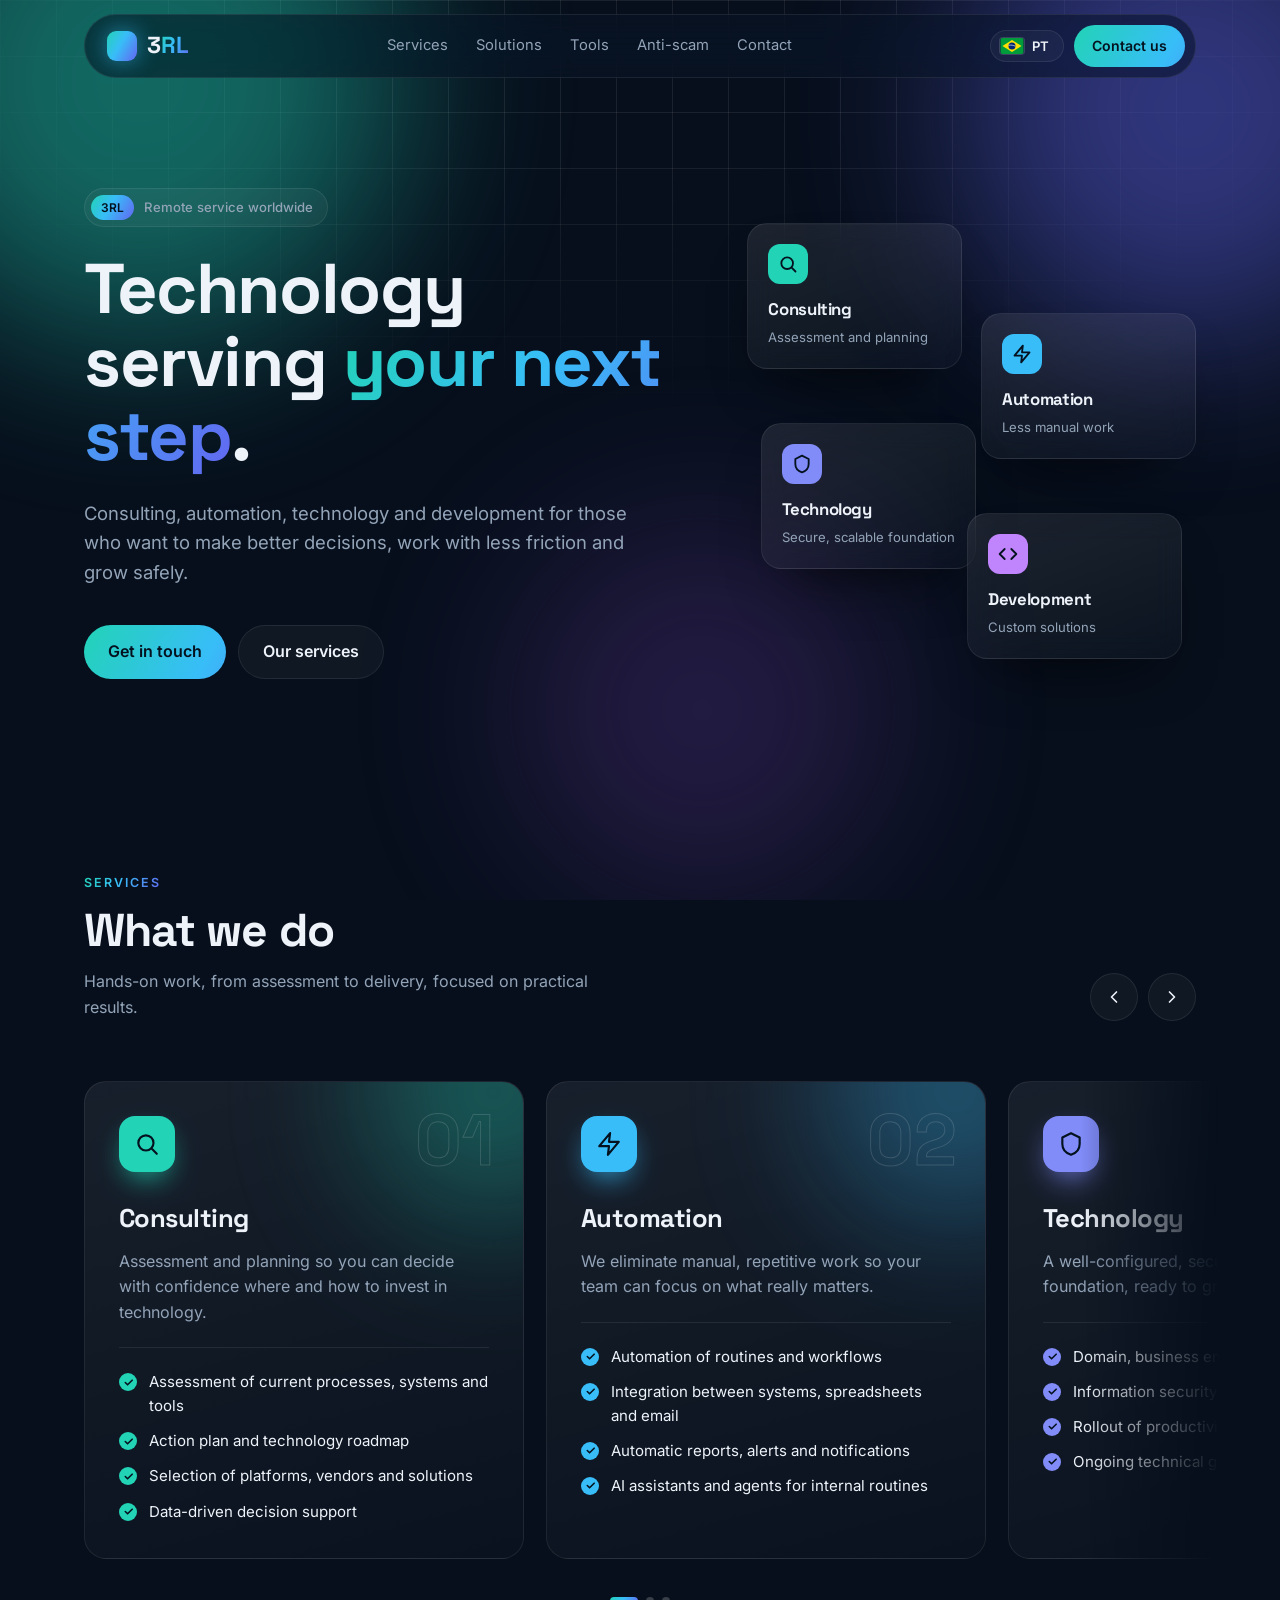
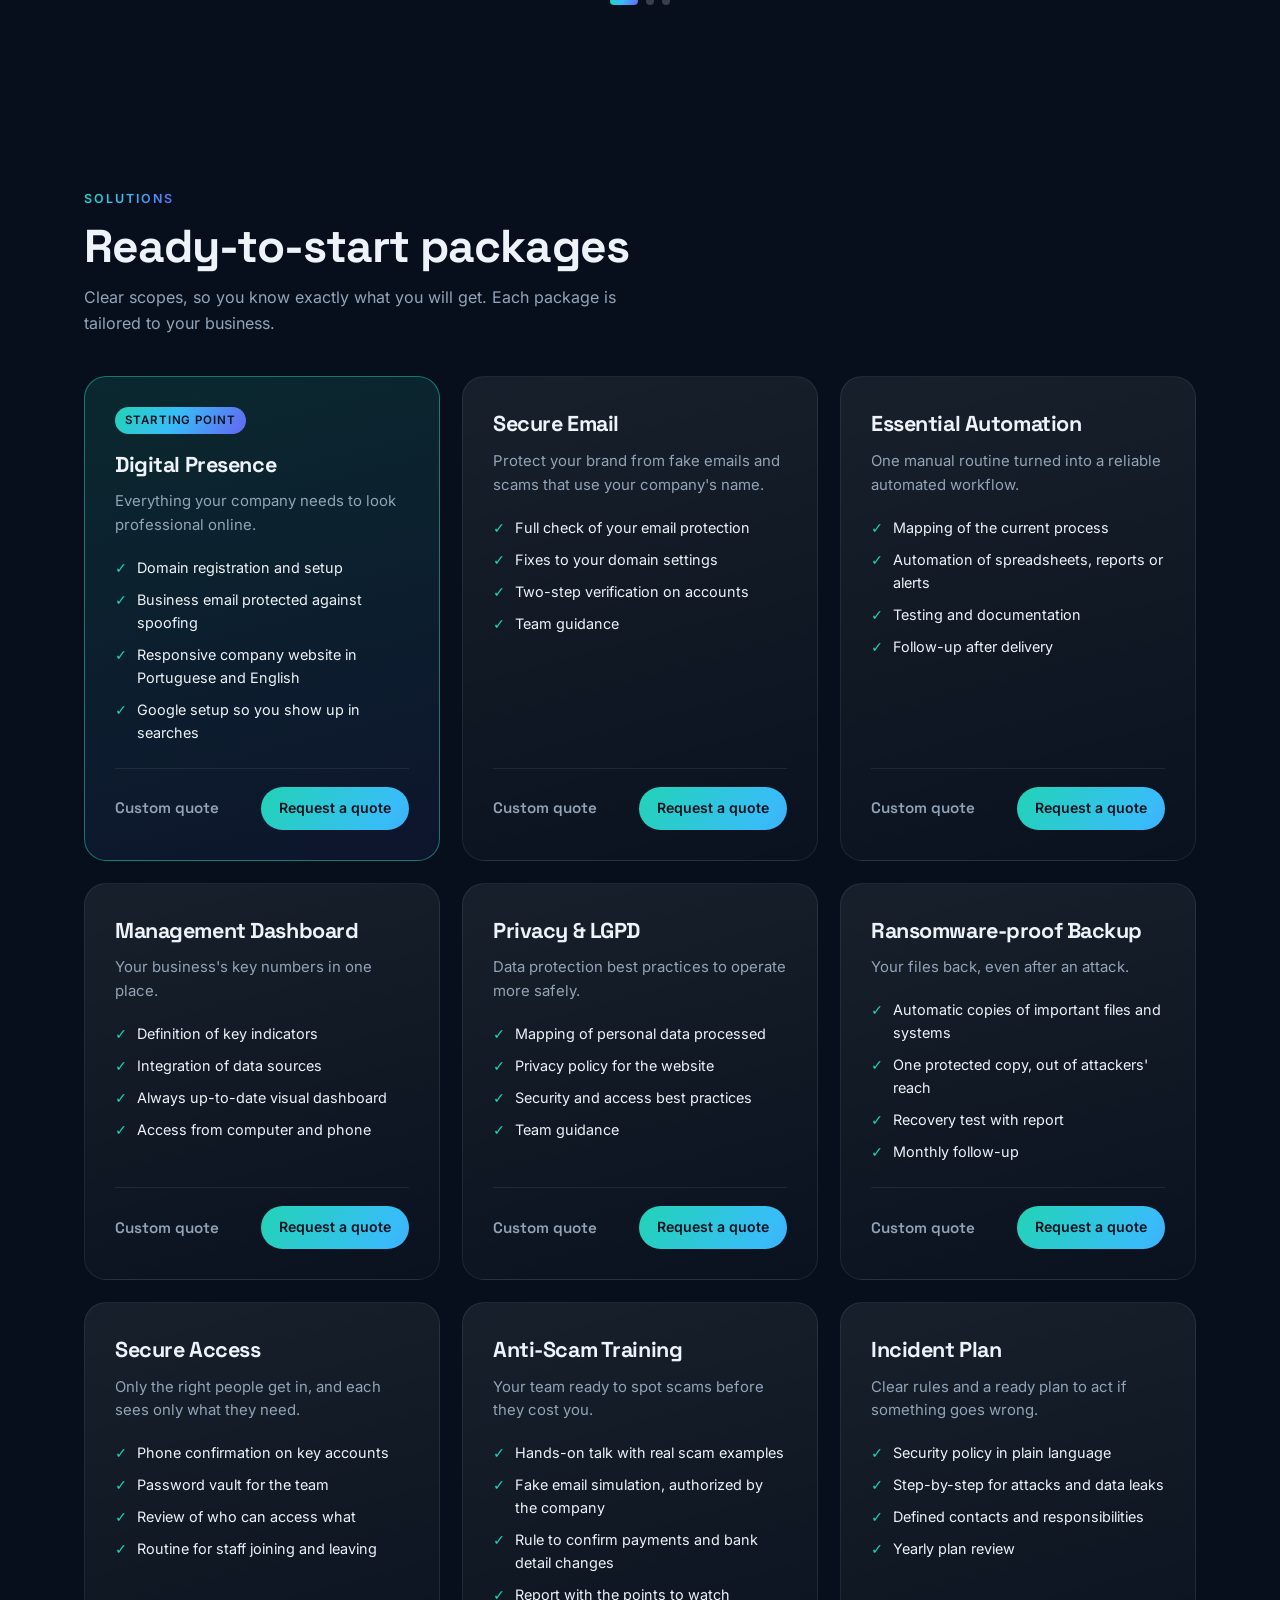
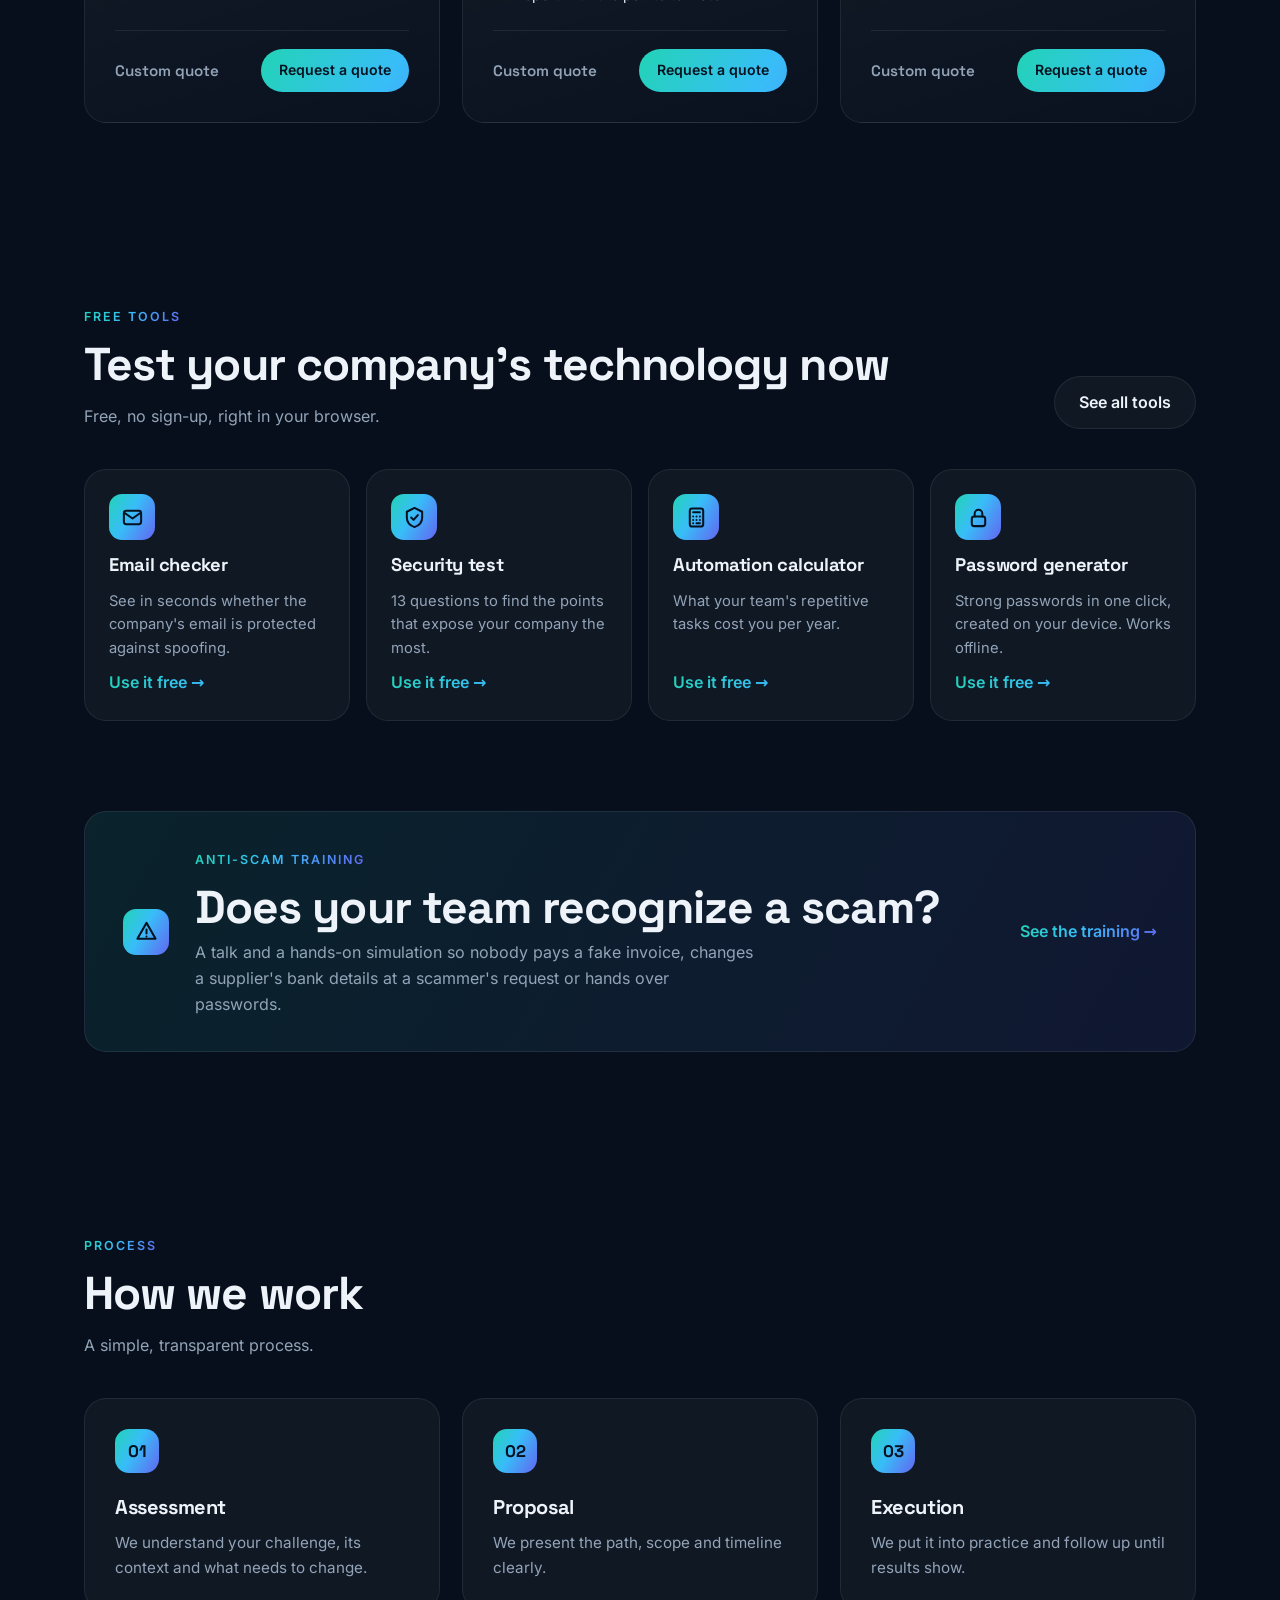
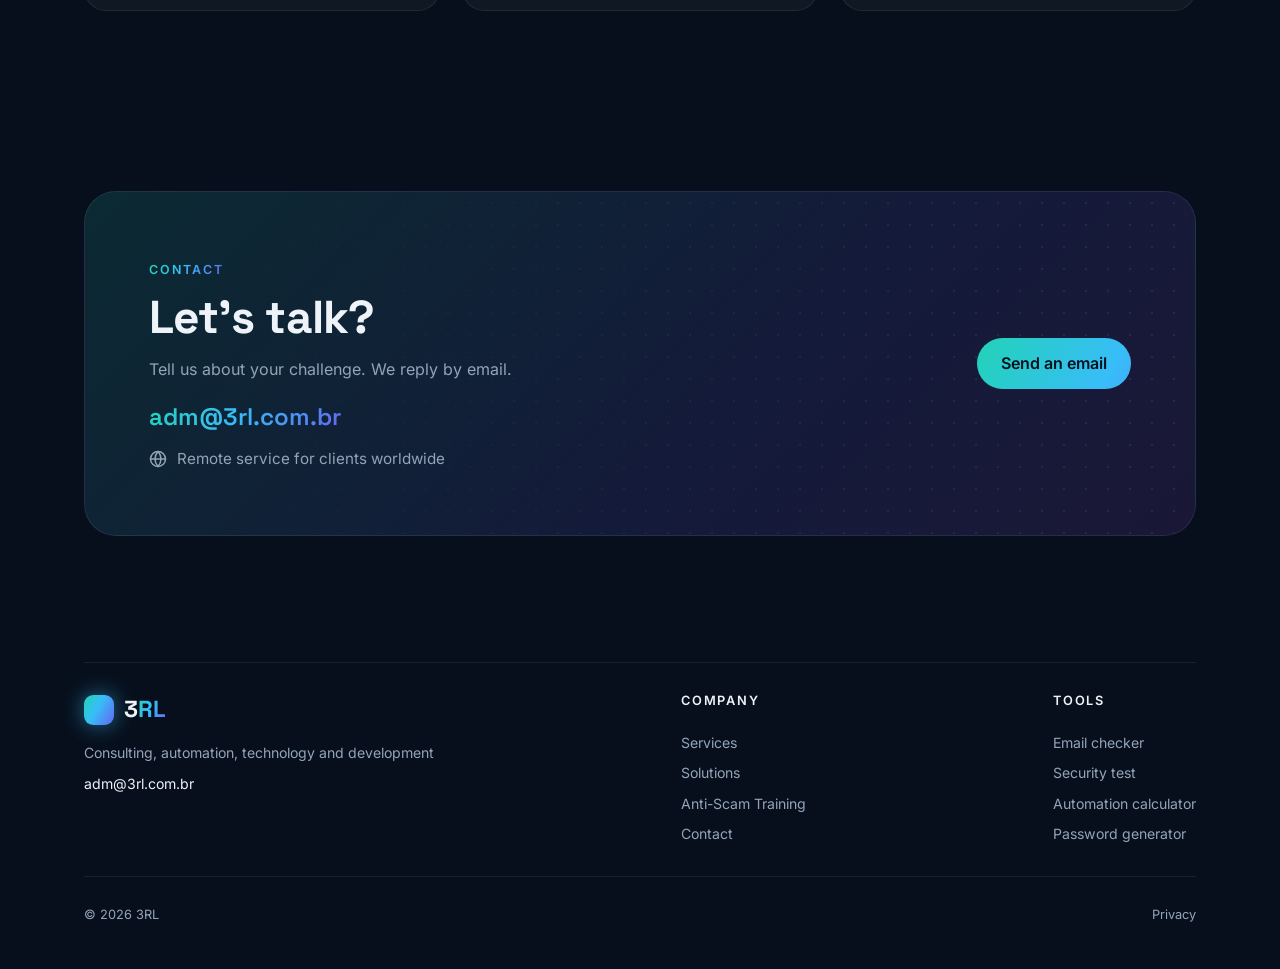
<file: index.html>
<!DOCTYPE html>
<html lang="pt-BR">
<head>
<meta charset="utf-8">
<meta name="viewport" content="width=device-width, initial-scale=1">
<title>3RL — Consultoria, automação, tecnologia e desenvolvimento</title>
<meta name="description" content="3RL: consultoria, automação, tecnologia e desenvolvimento. Atendimento remoto para clientes no mundo inteiro.">
<meta property="og:title" content="3RL — Consultoria, automação, tecnologia e desenvolvimento">
<meta property="og:description" content="Consultoria, automação, tecnologia e desenvolvimento. Atendemos o mundo inteiro.">
<meta property="og:type" content="website">
<meta property="og:url" content="https://www.3rl.com.br/">
<meta property="og:image" content="https://www.3rl.com.br/og.jpg">
<meta property="og:image:type" content="image/jpeg">
<meta property="og:image:width" content="1200">
<meta property="og:image:height" content="630">
<meta property="og:image:alt" content="3RL — Consultoria, automação, tecnologia e desenvolvimento">
<meta property="og:site_name" content="3RL">
<meta property="og:locale" content="pt_BR">
<meta property="og:locale:alternate" content="en_US">
<meta name="twitter:card" content="summary_large_image">
<meta name="twitter:title" content="3RL — Consultoria, automação, tecnologia e desenvolvimento">
<meta name="twitter:description" content="Consultoria, automação, tecnologia e desenvolvimento. Atendemos o mundo inteiro.">
<meta name="twitter:image" content="https://www.3rl.com.br/og.jpg">
<meta name="theme-color" content="#070f1c">
<link rel="canonical" href="https://www.3rl.com.br/">
<link rel="icon" href="data:image/svg+xml,%3Csvg xmlns='http://www.w3.org/2000/svg' viewBox='0 0 64 64'%3E%3Cdefs%3E%3ClinearGradient id='g' x1='0' y1='0' x2='1' y2='1'%3E%3Cstop offset='0' stop-color='%2322d3b6'/%3E%3Cstop offset='1' stop-color='%236366f1'/%3E%3C/linearGradient%3E%3C/defs%3E%3Crect width='64' height='64' rx='16' fill='url(%23g)'/%3E%3Ctext x='32' y='42' font-family='Arial,Helvetica,sans-serif' font-size='24' font-weight='800' fill='%23070f1c' text-anchor='middle'%3E3RL%3C/text%3E%3C/svg%3E">
<link rel="preload" href="/fonts/inter-latin-400-normal.woff2" as="font" type="font/woff2" crossorigin>
<link rel="preload" href="/fonts/space-grotesk-latin-700-normal.woff2" as="font" type="font/woff2" crossorigin>
<link rel="stylesheet" href="/site.css">
<script type="application/ld+json">{"@context":"https://schema.org","@type":"ProfessionalService","name":"3RL","url":"https://www.3rl.com.br/","email":"adm@3rl.com.br","description":"Consultoria, automação, tecnologia e desenvolvimento.","image":"https://www.3rl.com.br/og.jpg","areaServed":"Worldwide","address":{"@type":"PostalAddress","addressRegion":"SC","addressCountry":"BR"}}</script>
</head><body>
<div class="bg" aria-hidden="true"><div class="blob b1"></div><div class="blob b2"></div><div class="blob b3"></div></div>

<div class="wrap">
<header>
  <nav class="nav">
    <a href="/" class="logo" aria-label="3RL"><i></i><span>3<b>RL</b></span></a>
    <div class="links">
      <a href="/#servicos" data-i18n="nav1">Serviços</a>
      <a href="/#solucoes" data-i18n="navPacks">Soluções</a>
      <a href="/ferramentas/" data-i18n="navTools">Ferramentas</a>
      <a href="/treinamento-antigolpe" data-i18n="navAg">Antigolpe</a>
      <a href="/#contato" data-i18n="nav3">Contato</a>
    </div>
    <div class="nav-right">
      <button class="lang" id="langBtn" type="button" aria-label="Switch to English"></button>
      <a href="/#contato" class="btn small" data-i18n="navContact">Fale conosco</a>
    </div>
  </nav>
</header>

<main>
<main>
  <div class="hero">
    <div class="reveal">
      <div class="pill"><span>3RL</span><b style="font-weight:500" data-i18n="pill">Atendimento remoto no mundo inteiro</b></div>
      <h1 data-i18n-html="h1">Tecnologia a serviço do <em>seu próximo passo</em>.</h1>
      <p class="lead" data-i18n="lead">Consultoria, automação, tecnologia e desenvolvimento para quem quer decidir melhor, trabalhar com menos atrito e crescer com segurança.</p>
      <div class="cta">
        <a href="mailto:adm@3rl.com.br?subject=Contato%20pelo%20site" class="btn" data-i18n="cta1">Solicitar contato</a>
        <a href="#servicos" class="btn ghost" data-i18n="cta2">Ver serviços</a>
      </div>
    </div>
    <div class="stack" aria-hidden="true">
      <div class="tile t1"><div class="ic" style="background:#22d3b6"><svg width="20" height="20" viewBox="0 0 24 24" fill="none" stroke="currentColor" stroke-width="2.2" stroke-linecap="round" stroke-linejoin="round"><circle cx="11" cy="11" r="7"/><path d="m21 21-4.3-4.3"/></svg></div><h3 data-i18n="s1t">Consultoria</h3><p data-i18n="t1">Diagnóstico e planejamento</p></div>
      <div class="tile t2"><div class="ic" style="background:#38bdf8"><svg width="20" height="20" viewBox="0 0 24 24" fill="none" stroke="currentColor" stroke-width="2.2" stroke-linecap="round" stroke-linejoin="round"><path d="M13 2 3 14h9l-1 8 10-12h-9l1-8z"/></svg></div><h3 data-i18n="s2t">Automação</h3><p data-i18n="t2">Menos tarefas manuais</p></div>
      <div class="tile t3"><div class="ic" style="background:#818cf8"><svg width="20" height="20" viewBox="0 0 24 24" fill="none" stroke="currentColor" stroke-width="2.2" stroke-linecap="round" stroke-linejoin="round"><path d="M12 2l8 4v6c0 5-3.5 8.5-8 10-4.5-1.5-8-5-8-10V6l8-4z"/></svg></div><h3 data-i18n="s3t">Tecnologia</h3><p data-i18n="t3">Estrutura segura e escalável</p></div>
      <div class="tile t4"><div class="ic" style="background:#c084fc"><svg width="20" height="20" viewBox="0 0 24 24" fill="none" stroke="currentColor" stroke-width="2.2" stroke-linecap="round" stroke-linejoin="round"><path d="m16 18 6-6-6-6M8 6l-6 6 6 6"/></svg></div><h3 data-i18n="s4t">Desenvolvimento</h3><p data-i18n="t4">Soluções sob medida</p></div>
    </div>
  </div>

  <section id="servicos">
    <div class="sec-head reveal">
      <div>
        <div class="eyebrow" data-i18n="svcEyebrow">Serviços</div>
        <h2 data-i18n="svcTitle">O que fazemos</h2>
        <p class="sub" data-i18n="svcSub">Atuação próxima, do diagnóstico à entrega, com foco em resultado prático.</p>
      </div>
      <div class="ctrl">
        <button class="arrow" id="prev" type="button" aria-label="Anterior"><svg width="20" height="20" viewBox="0 0 24 24" fill="none" stroke="currentColor" stroke-width="2" stroke-linecap="round" stroke-linejoin="round"><path d="M15 18l-6-6 6-6"/></svg></button>
        <button class="arrow" id="next" type="button" aria-label="Próximo"><svg width="20" height="20" viewBox="0 0 24 24" fill="none" stroke="currentColor" stroke-width="2" stroke-linecap="round" stroke-linejoin="round"><path d="M9 18l6-6-6-6"/></svg></button>
      </div>
    </div>

    <div class="viewport reveal">
      <div class="track" id="track">
        <article class="slide" style="--glow:#22d3b6">
          <span class="num">01</span>
          <div class="ic"><svg width="26" height="26" viewBox="0 0 24 24" fill="none" stroke="currentColor" stroke-width="2" stroke-linecap="round" stroke-linejoin="round"><circle cx="11" cy="11" r="7"/><path d="m21 21-4.3-4.3"/></svg></div>
          <h3 data-i18n="s1t">Consultoria</h3>
          <p data-i18n="s1d">Diagnóstico e planejamento para você decidir com segurança onde e como investir em tecnologia.</p>
          <ul><li data-i18n="s1b1">Diagnóstico de processos, sistemas e ferramentas atuais</li><li data-i18n="s1b2">Plano de ação e roadmap de tecnologia</li><li data-i18n="s1b3">Escolha de plataformas, fornecedores e soluções</li><li data-i18n="s1b4">Apoio à tomada de decisão com base em dados</li></ul>
        </article>
        <article class="slide" style="--glow:#38bdf8">
          <span class="num">02</span>
          <div class="ic"><svg width="26" height="26" viewBox="0 0 24 24" fill="none" stroke="currentColor" stroke-width="2" stroke-linecap="round" stroke-linejoin="round"><path d="M13 2 3 14h9l-1 8 10-12h-9l1-8z"/></svg></div>
          <h3 data-i18n="s2t">Automação</h3>
          <p data-i18n="s2d">Eliminamos tarefas manuais e repetitivas para que a sua equipe foque no que realmente importa.</p>
          <ul><li data-i18n="s2b1">Automação de rotinas e fluxos de trabalho</li><li data-i18n="s2b2">Integração entre sistemas, planilhas e e-mails</li><li data-i18n="s2b3">Relatórios, alertas e notificações automáticos</li><li data-i18n="s2b4">Assistentes e agentes de IA para rotinas internas</li></ul>
        </article>
        <article class="slide" style="--glow:#818cf8">
          <span class="num">03</span>
          <div class="ic"><svg width="26" height="26" viewBox="0 0 24 24" fill="none" stroke="currentColor" stroke-width="2" stroke-linecap="round" stroke-linejoin="round"><path d="M12 2l8 4v6c0 5-3.5 8.5-8 10-4.5-1.5-8-5-8-10V6l8-4z"/></svg></div>
          <h3 data-i18n="s3t">Tecnologia</h3>
          <p data-i18n="s3d">Estrutura tecnológica bem configurada, segura e pronta para crescer junto com o seu negócio.</p>
          <ul><li data-i18n="s3b1">Domínio, e-mail corporativo e serviços em nuvem</li><li data-i18n="s3b2">Segurança da informação e boas práticas</li><li data-i18n="s3b3">Implantação de ferramentas de produtividade e IA</li><li data-i18n="s3b4">Orientação e suporte técnico contínuo</li></ul>
        </article>
        <article class="slide" style="--glow:#c084fc">
          <span class="num">04</span>
          <div class="ic"><svg width="26" height="26" viewBox="0 0 24 24" fill="none" stroke="currentColor" stroke-width="2" stroke-linecap="round" stroke-linejoin="round"><path d="m16 18 6-6-6-6M8 6l-6 6 6 6"/></svg></div>
          <h3 data-i18n="s4t">Desenvolvimento</h3>
          <p data-i18n="s4d">Criamos soluções digitais sob medida, do site institucional ao sistema que organiza a sua operação.</p>
          <ul><li data-i18n="s4b1">Sites e páginas institucionais</li><li data-i18n="s4b2">Sistemas web e aplicações sob medida</li><li data-i18n="s4b3">Painéis (dashboards) e ferramentas internas</li><li data-i18n="s4b4">APIs e integrações personalizadas</li></ul>
        </article>
      </div>
    </div>
    <div class="dots" id="dots"></div>
  </section>

  <section id="solucoes">
    <div class="reveal" style="margin-bottom:40px">
      <div class="eyebrow" data-i18n="packsEyebrow">Soluções</div>
      <h2 data-i18n="packsTitle">Pacotes prontos para começar</h2>
      <p class="sub" data-i18n="packsSub">Escopos claros, para você saber exatamente o que vai receber. Cada pacote é ajustado à realidade do seu negócio.</p>
    </div>
    <div class="packs reveal">
        <article class="pack feat">
          <span class="badge" data-i18n="k1badge">Ponto de partida</span><h3 data-i18n="k1t">Presença Digital</h3>
          <p data-i18n="k1d">Tudo para a sua empresa aparecer de forma profissional na internet.</p>
          <ul><li data-i18n="k1i1">Registro e configuração de domínio</li><li data-i18n="k1i2">E-mail corporativo protegido contra falsificação</li><li data-i18n="k1i3">Site institucional responsivo, em português e inglês</li><li data-i18n="k1i4">Cadastro no Google para aparecer nas buscas</li></ul>
          <div class="foot"><span class="price" data-i18n="price">Sob consulta</span><a class="btn small" data-pack="k1" href="mailto:adm@3rl.com.br" data-i18n="packBtn">Solicitar orçamento</a></div>
        </article>
        <article class="pack">
          <h3 data-i18n="k2t">E-mail Seguro</h3>
          <p data-i18n="k2d">Proteja a sua marca contra e-mails falsos e golpes que usam o nome da empresa.</p>
          <ul><li data-i18n="k2i1">Diagnóstico completo da proteção do e-mail</li><li data-i18n="k2i2">Correção das configurações do domínio</li><li data-i18n="k2i3">Verificação em duas etapas nas contas</li><li data-i18n="k2i4">Orientação para a equipe</li></ul>
          <div class="foot"><span class="price" data-i18n="price">Sob consulta</span><a class="btn small" data-pack="k2" href="mailto:adm@3rl.com.br" data-i18n="packBtn">Solicitar orçamento</a></div>
        </article>
        <article class="pack">
          <h3 data-i18n="k3t">Automação Essencial</h3>
          <p data-i18n="k3d">Uma rotina manual transformada em um fluxo automático e confiável.</p>
          <ul><li data-i18n="k3i1">Mapeamento do processo atual</li><li data-i18n="k3i2">Automação de planilhas, relatórios ou alertas</li><li data-i18n="k3i3">Testes e documentação</li><li data-i18n="k3i4">Acompanhamento após a entrega</li></ul>
          <div class="foot"><span class="price" data-i18n="price">Sob consulta</span><a class="btn small" data-pack="k3" href="mailto:adm@3rl.com.br" data-i18n="packBtn">Solicitar orçamento</a></div>
        </article>
        <article class="pack">
          <h3 data-i18n="k4t">Painel de Gestão</h3>
          <p data-i18n="k4d">Os números mais importantes do negócio reunidos em um só lugar.</p>
          <ul><li data-i18n="k4i1">Definição dos indicadores</li><li data-i18n="k4i2">Integração das fontes de dados</li><li data-i18n="k4i3">Painel visual sempre atualizado</li><li data-i18n="k4i4">Acesso pelo computador e pelo celular</li></ul>
          <div class="foot"><span class="price" data-i18n="price">Sob consulta</span><a class="btn small" data-pack="k4" href="mailto:adm@3rl.com.br" data-i18n="packBtn">Solicitar orçamento</a></div>
        </article>
        <article class="pack">
          <h3 data-i18n="k5t">Privacidade e LGPD</h3>
          <p data-i18n="k5d">Boas práticas de proteção de dados para operar com mais segurança.</p>
          <ul><li data-i18n="k5i1">Mapeamento dos dados pessoais tratados</li><li data-i18n="k5i2">Política de privacidade para o site</li><li data-i18n="k5i3">Boas práticas de segurança e acesso</li><li data-i18n="k5i4">Orientação para a equipe</li></ul>
          <div class="foot"><span class="price" data-i18n="price">Sob consulta</span><a class="btn small" data-pack="k5" href="mailto:adm@3rl.com.br" data-i18n="packBtn">Solicitar orçamento</a></div>
        </article>
        <article class="pack">
          <h3 data-i18n="k6t">Backup contra Ransomware</h3>
          <p data-i18n="k6d">Seus arquivos de volta, mesmo depois de um ataque.</p>
          <ul><li data-i18n="k6i1">Cópias automáticas dos arquivos e sistemas importantes</li><li data-i18n="k6i2">Uma cópia protegida, fora do alcance de ataques</li><li data-i18n="k6i3">Teste de recuperação com relatório</li><li data-i18n="k6i4">Acompanhamento mensal</li></ul>
          <div class="foot"><span class="price" data-i18n="price">Sob consulta</span><a class="btn small" data-pack="k6" href="mailto:adm@3rl.com.br" data-i18n="packBtn">Solicitar orçamento</a></div>
        </article>
        <article class="pack">
          <h3 data-i18n="k7t">Acesso Seguro</h3>
          <p data-i18n="k7d">Só entra quem deve, e cada pessoa vê apenas o que precisa.</p>
          <ul><li data-i18n="k7i1">Confirmação pelo celular nas contas importantes</li><li data-i18n="k7i2">Cofre de senhas para a equipe</li><li data-i18n="k7i3">Revisão de quem acessa o quê</li><li data-i18n="k7i4">Rotina para entrada e saída de colaboradores</li></ul>
          <div class="foot"><span class="price" data-i18n="price">Sob consulta</span><a class="btn small" data-pack="k7" href="mailto:adm@3rl.com.br" data-i18n="packBtn">Solicitar orçamento</a></div>
        </article>
        <article class="pack">
          <h3 data-i18n="k8t">Treinamento Antigolpe</h3>
          <p data-i18n="k8d">Sua equipe preparada para reconhecer golpes antes do prejuízo.</p>
          <ul><li data-i18n="k8i1">Palestra prática com exemplos reais de golpes</li><li data-i18n="k8i2">Simulação de e-mail falso, autorizada pela empresa</li><li data-i18n="k8i3">Regra para confirmar pagamentos e trocas de conta</li><li data-i18n="k8i4">Relatório com os pontos de atenção</li></ul>
          <div class="foot"><span class="price" data-i18n="price">Sob consulta</span><a class="btn small" data-pack="k8" href="mailto:adm@3rl.com.br" data-i18n="packBtn">Solicitar orçamento</a></div>
        </article>
        <article class="pack">
          <h3 data-i18n="k9t">Plano de Incidentes</h3>
          <p data-i18n="k9d">Regras claras e um plano pronto para agir se algo der errado.</p>
          <ul><li data-i18n="k9i1">Política de segurança em linguagem simples</li><li data-i18n="k9i2">Passo a passo para ataques e vazamentos</li><li data-i18n="k9i3">Contatos e responsáveis definidos</li><li data-i18n="k9i4">Revisão anual do plano</li></ul>
          <div class="foot"><span class="price" data-i18n="price">Sob consulta</span><a class="btn small" data-pack="k9" href="mailto:adm@3rl.com.br" data-i18n="packBtn">Solicitar orçamento</a></div>
        </article>
    </div>
  </section>

  <section id="ferramentas">
    <div class="sec-head reveal">
      <div>
        <div class="eyebrow" data-i18n="htEyebrow">Ferramentas gratuitas</div>
        <h2 data-i18n="htTitle">Teste a tecnologia da sua empresa agora</h2>
        <p class="sub" data-i18n="htSub">Grátis, sem cadastro e direto no navegador.</p>
      </div>
      <a class="btn ghost" href="/ferramentas/" data-i18n="htAll">Ver todas as ferramentas</a>
    </div>
    <div class="tgrid">
      <a class="tcard reveal" href="/ferramentas/verificador-de-email">
        <span class="tic"><svg viewBox="0 0 24 24" aria-hidden="true"><rect x="3" y="5" width="18" height="14" rx="2.5"/><path d="m3.5 7 8.5 6 8.5-6"/></svg></span>
        <h3 data-i18n="tl1">Verificador de e-mail</h3>
        <p data-i18n="tl1d">Veja em segundos se o e-mail da empresa está protegido contra falsificação.</p>
        <span class="go" data-i18n="tlGo">Usar grátis →</span>
      </a>
      <a class="tcard reveal" href="/ferramentas/teste-de-seguranca">
        <span class="tic"><svg viewBox="0 0 24 24" aria-hidden="true"><path d="M12 2l8 4v6c0 5-3.5 8.5-8 10-4.5-1.5-8-5-8-10V6l8-4z"/><path d="m8.5 12 2.5 2.5 4.5-5"/></svg></span>
        <h3 data-i18n="tl2">Teste de segurança</h3>
        <p data-i18n="tl2d">13 perguntas para descobrir os pontos que mais expõem a sua empresa.</p>
        <span class="go" data-i18n="tlGo">Usar grátis →</span>
      </a>
      <a class="tcard reveal" href="/ferramentas/calculadora-de-automacao">
        <span class="tic"><svg viewBox="0 0 24 24" aria-hidden="true"><rect x="5" y="2.5" width="14" height="19" rx="2.5"/><path d="M8.5 6.5h7M8.5 11h.01M12 11h.01M15.5 11h.01M8.5 14.5h.01M12 14.5h.01M15.5 14.5h.01M8.5 18h.01M12 18h3.5"/></svg></span>
        <h3 data-i18n="tl3">Calculadora de automação</h3>
        <p data-i18n="tl3d">Quanto custam, por ano, as tarefas repetitivas da sua equipe.</p>
        <span class="go" data-i18n="tlGo">Usar grátis →</span>
      </a>
      <a class="tcard reveal" href="/senhas/">
        <span class="tic"><svg viewBox="0 0 24 24" aria-hidden="true"><rect x="5" y="11" width="14" height="10" rx="2.5"/><path d="M8 11V8a4 4 0 0 1 8 0v3"/></svg></span>
        <h3 data-i18n="tl4">Gerador de senhas</h3>
        <p data-i18n="tl4d">Senhas fortes em um clique, criadas no seu aparelho. Funciona offline.</p>
        <span class="go" data-i18n="tlGo">Usar grátis →</span>
      </a>
    </div>
  </section>

  <section id="antigolpe">
    <a class="agband reveal" href="/treinamento-antigolpe">
      <span class="tic"><svg viewBox="0 0 24 24" aria-hidden="true"><path d="M12 3l9.5 16.5h-19L12 3z"/><path d="M12 10v4M12 17.2v.1"/></svg></span>
      <div>
        <div class="eyebrow" data-i18n="haEyebrow">Treinamento Antigolpe</div>
        <h2 data-i18n="haTitle">Sua equipe reconhece um golpe?</h2>
        <p class="sub" data-i18n="haSub">Palestra e simulação prática para que ninguém pague boleto falso, troque a conta de um fornecedor a pedido de golpista ou entregue senhas.</p>
      </div>
      <span class="go" data-i18n="haGo">Conhecer o treinamento →</span>
    </a>
  </section>

  <section id="como">
    <div class="reveal" style="margin-bottom:40px">
      <div class="eyebrow" data-i18n="howEyebrow">Processo</div>
      <h2 data-i18n="howTitle">Como trabalhamos</h2>
      <p class="sub" data-i18n="howSub">Um processo simples e transparente.</p>
    </div>
    <div class="steps">
      <div class="step reveal"><b>01</b><h3 data-i18n="p1t">Diagnóstico</h3><p data-i18n="p1d">Entendemos o seu desafio, o contexto e o que precisa mudar.</p></div>
      <div class="step reveal"><b>02</b><h3 data-i18n="p2t">Proposta</h3><p data-i18n="p2d">Apresentamos o caminho, o escopo e os prazos de forma clara.</p></div>
      <div class="step reveal"><b>03</b><h3 data-i18n="p3t">Execução</h3><p data-i18n="p3d">Colocamos em prática e acompanhamos até o resultado aparecer.</p></div>
    </div>
  </section>

  <section id="contato">
    <div class="contact reveal">
      <div>
        <div class="eyebrow" data-i18n="ctEyebrow">Contato</div>
        <h2 data-i18n="ctTitle">Vamos conversar?</h2>
        <p data-i18n="ctSub">Conte o seu desafio. Respondemos por e-mail.</p>
        <a class="mail" href="mailto:adm@3rl.com.br?subject=Contato%20pelo%20site">adm@3rl.com.br</a>
        <div class="world">
          <svg width="18" height="18" viewBox="0 0 24 24" fill="none" stroke="currentColor" stroke-width="2" stroke-linecap="round" stroke-linejoin="round"><circle cx="12" cy="12" r="10"/><path d="M2 12h20M12 2a15.3 15.3 0 0 1 4 10 15.3 15.3 0 0 1-4 10 15.3 15.3 0 0 1-4-10 15.3 15.3 0 0 1 4-10z"/></svg>
          <span data-i18n="world">Atendimento remoto para clientes no mundo inteiro</span>
        </div>
      </div>
      <a href="mailto:adm@3rl.com.br?subject=Contato%20pelo%20site" class="btn" data-i18n="ctBtn">Enviar e-mail</a>
    </div>
  </section>
</main>
</div>

<footer>
  <div class="wrap">
    <div class="fgrid">
      <div class="fbrand">
        <a href="/" class="logo" aria-label="3RL"><i></i><span>3<b>RL</b></span></a>
        <p data-i18n="foot">Consultoria, automação, tecnologia e desenvolvimento</p>
        <a class="fmail" href="mailto:adm@3rl.com.br">adm@3rl.com.br</a>
      </div>
      <div>
        <h3 data-i18n="fCompany">Empresa</h3>
        <a href="/#servicos" data-i18n="nav1">Serviços</a>
        <a href="/#solucoes" data-i18n="navPacks">Soluções</a>
        <a href="/treinamento-antigolpe" data-i18n="fAg">Treinamento Antigolpe</a>
        <a href="/#contato" data-i18n="nav3">Contato</a>
      </div>
      <div>
        <h3 data-i18n="navTools">Ferramentas</h3>
        <a href="/ferramentas/verificador-de-email" data-i18n="tl1">Verificador de e-mail</a>
        <a href="/ferramentas/teste-de-seguranca" data-i18n="tl2">Teste de segurança</a>
        <a href="/ferramentas/calculadora-de-automacao" data-i18n="tl3">Calculadora de automação</a>
        <a href="/senhas/" data-i18n="tl4">Gerador de senhas</a>
      </div>
    </div>
    <div class="fbottom">
      <span>© <span id="yr">2026</span> 3RL</span>
      <a href="/privacidade" data-i18n="fPriv">Privacidade</a>
    </div>
  </div>
</footer>
<script src="/site.js"></script>
</body>
</html>
</file>
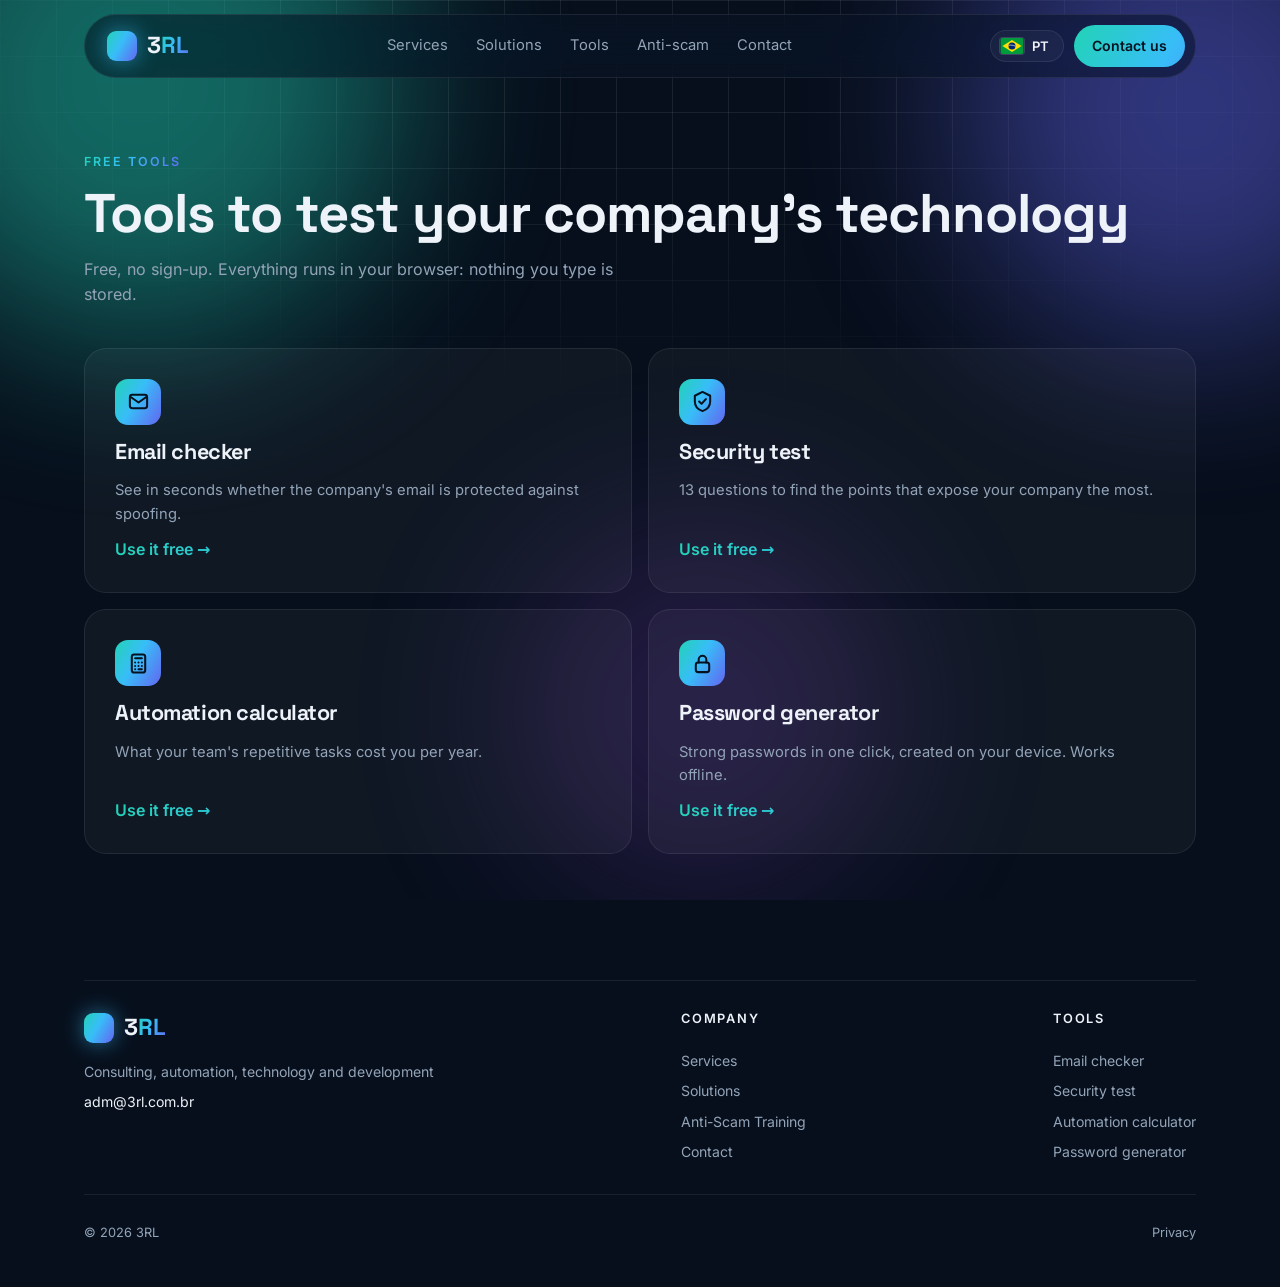
<file: ferramentas/index.html>
<!DOCTYPE html>
<html lang="pt-BR">
<head>
<meta charset="utf-8">
<meta name="viewport" content="width=device-width, initial-scale=1">
<title>Ferramentas gratuitas — 3RL</title>
<meta name="description" content="Verificador de e-mail, teste de segurança, calculadora de automação e gerador de senhas. Grátis, sem cadastro e direto no navegador.">
<meta property="og:title" content="Ferramentas gratuitas — 3RL">
<meta property="og:description" content="Verificador de e-mail, teste de segurança, calculadora de automação e gerador de senhas. Grátis, sem cadastro e direto no navegador.">
<meta property="og:type" content="website">
<meta property="og:url" content="https://www.3rl.com.br/ferramentas/">
<meta property="og:image" content="https://www.3rl.com.br/og.jpg">
<meta property="og:image:type" content="image/jpeg">
<meta property="og:image:width" content="1200">
<meta property="og:image:height" content="630">
<meta property="og:image:alt" content="3RL — Consultoria, automação, tecnologia e desenvolvimento">
<meta property="og:site_name" content="3RL">
<meta property="og:locale" content="pt_BR">
<meta property="og:locale:alternate" content="en_US">
<meta name="twitter:card" content="summary_large_image">
<meta name="twitter:title" content="Ferramentas gratuitas — 3RL">
<meta name="twitter:description" content="Verificador de e-mail, teste de segurança, calculadora de automação e gerador de senhas. Grátis, sem cadastro e direto no navegador.">
<meta name="twitter:image" content="https://www.3rl.com.br/og.jpg">
<meta name="theme-color" content="#070f1c">
<link rel="canonical" href="https://www.3rl.com.br/ferramentas/">
<link rel="icon" href="data:image/svg+xml,%3Csvg xmlns='http://www.w3.org/2000/svg' viewBox='0 0 64 64'%3E%3Cdefs%3E%3ClinearGradient id='g' x1='0' y1='0' x2='1' y2='1'%3E%3Cstop offset='0' stop-color='%2322d3b6'/%3E%3Cstop offset='1' stop-color='%236366f1'/%3E%3C/linearGradient%3E%3C/defs%3E%3Crect width='64' height='64' rx='16' fill='url(%23g)'/%3E%3Ctext x='32' y='42' font-family='Arial,Helvetica,sans-serif' font-size='24' font-weight='800' fill='%23070f1c' text-anchor='middle'%3E3RL%3C/text%3E%3C/svg%3E">
<link rel="preload" href="/fonts/inter-latin-400-normal.woff2" as="font" type="font/woff2" crossorigin>
<link rel="preload" href="/fonts/space-grotesk-latin-700-normal.woff2" as="font" type="font/woff2" crossorigin>
<link rel="stylesheet" href="/site.css">
</head><body>
<div class="bg" aria-hidden="true"><div class="blob b1"></div><div class="blob b2"></div><div class="blob b3"></div></div>

<div class="wrap">
<header>
  <nav class="nav">
    <a href="/" class="logo" aria-label="3RL"><i></i><span>3<b>RL</b></span></a>
    <div class="links">
      <a href="/#servicos" data-i18n="nav1">Serviços</a>
      <a href="/#solucoes" data-i18n="navPacks">Soluções</a>
      <a href="/ferramentas/" data-i18n="navTools">Ferramentas</a>
      <a href="/treinamento-antigolpe" data-i18n="navAg">Antigolpe</a>
      <a href="/#contato" data-i18n="nav3">Contato</a>
    </div>
    <div class="nav-right">
      <button class="lang" id="langBtn" type="button" aria-label="Switch to English"></button>
      <a href="/#contato" class="btn small" data-i18n="navContact">Fale conosco</a>
    </div>
  </nav>
</header>

<main>
<main>
  <section class="page-top">
    <div class="reveal" style="margin-bottom:40px">
      <div class="eyebrow" data-i18n="htEyebrow">Ferramentas gratuitas</div>
      <h1 class="page-h1" data-i18n="hubTitle">Ferramentas para testar a tecnologia da sua empresa</h1>
      <p class="sub" data-i18n="hubSub">Grátis e sem cadastro. Tudo roda no seu navegador: nada do que você digita é armazenado.</p>
    </div>
    <div class="tgrid wide">
      <a class="tcard reveal" href="/ferramentas/verificador-de-email">
        <span class="tic"><svg viewBox="0 0 24 24" aria-hidden="true"><rect x="3" y="5" width="18" height="14" rx="2.5"/><path d="m3.5 7 8.5 6 8.5-6"/></svg></span>
        <h3 data-i18n="tl1">Verificador de e-mail</h3>
        <p data-i18n="tl1d">Veja em segundos se o e-mail da empresa está protegido contra falsificação.</p>
        <span class="go" data-i18n="tlGo">Usar grátis →</span>
      </a>
      <a class="tcard reveal" href="/ferramentas/teste-de-seguranca">
        <span class="tic"><svg viewBox="0 0 24 24" aria-hidden="true"><path d="M12 2l8 4v6c0 5-3.5 8.5-8 10-4.5-1.5-8-5-8-10V6l8-4z"/><path d="m8.5 12 2.5 2.5 4.5-5"/></svg></span>
        <h3 data-i18n="tl2">Teste de segurança</h3>
        <p data-i18n="tl2d">13 perguntas para descobrir os pontos que mais expõem a sua empresa.</p>
        <span class="go" data-i18n="tlGo">Usar grátis →</span>
      </a>
      <a class="tcard reveal" href="/ferramentas/calculadora-de-automacao">
        <span class="tic"><svg viewBox="0 0 24 24" aria-hidden="true"><rect x="5" y="2.5" width="14" height="19" rx="2.5"/><path d="M8.5 6.5h7M8.5 11h.01M12 11h.01M15.5 11h.01M8.5 14.5h.01M12 14.5h.01M15.5 14.5h.01M8.5 18h.01M12 18h3.5"/></svg></span>
        <h3 data-i18n="tl3">Calculadora de automação</h3>
        <p data-i18n="tl3d">Quanto custam, por ano, as tarefas repetitivas da sua equipe.</p>
        <span class="go" data-i18n="tlGo">Usar grátis →</span>
      </a>
      <a class="tcard reveal" href="/senhas/">
        <span class="tic"><svg viewBox="0 0 24 24" aria-hidden="true"><rect x="5" y="11" width="14" height="10" rx="2.5"/><path d="M8 11V8a4 4 0 0 1 8 0v3"/></svg></span>
        <h3 data-i18n="tl4">Gerador de senhas</h3>
        <p data-i18n="tl4d">Senhas fortes em um clique, criadas no seu aparelho. Funciona offline.</p>
        <span class="go" data-i18n="tlGo">Usar grátis →</span>
      </a>
    </div>
  </section>

</main>
</div>

<footer>
  <div class="wrap">
    <div class="fgrid">
      <div class="fbrand">
        <a href="/" class="logo" aria-label="3RL"><i></i><span>3<b>RL</b></span></a>
        <p data-i18n="foot">Consultoria, automação, tecnologia e desenvolvimento</p>
        <a class="fmail" href="mailto:adm@3rl.com.br">adm@3rl.com.br</a>
      </div>
      <div>
        <h3 data-i18n="fCompany">Empresa</h3>
        <a href="/#servicos" data-i18n="nav1">Serviços</a>
        <a href="/#solucoes" data-i18n="navPacks">Soluções</a>
        <a href="/treinamento-antigolpe" data-i18n="fAg">Treinamento Antigolpe</a>
        <a href="/#contato" data-i18n="nav3">Contato</a>
      </div>
      <div>
        <h3 data-i18n="navTools">Ferramentas</h3>
        <a href="/ferramentas/verificador-de-email" data-i18n="tl1">Verificador de e-mail</a>
        <a href="/ferramentas/teste-de-seguranca" data-i18n="tl2">Teste de segurança</a>
        <a href="/ferramentas/calculadora-de-automacao" data-i18n="tl3">Calculadora de automação</a>
        <a href="/senhas/" data-i18n="tl4">Gerador de senhas</a>
      </div>
    </div>
    <div class="fbottom">
      <span>© <span id="yr">2026</span> 3RL</span>
      <a href="/privacidade" data-i18n="fPriv">Privacidade</a>
    </div>
  </div>
</footer>
<script src="/site.js"></script>
</body>
</html>
</file>
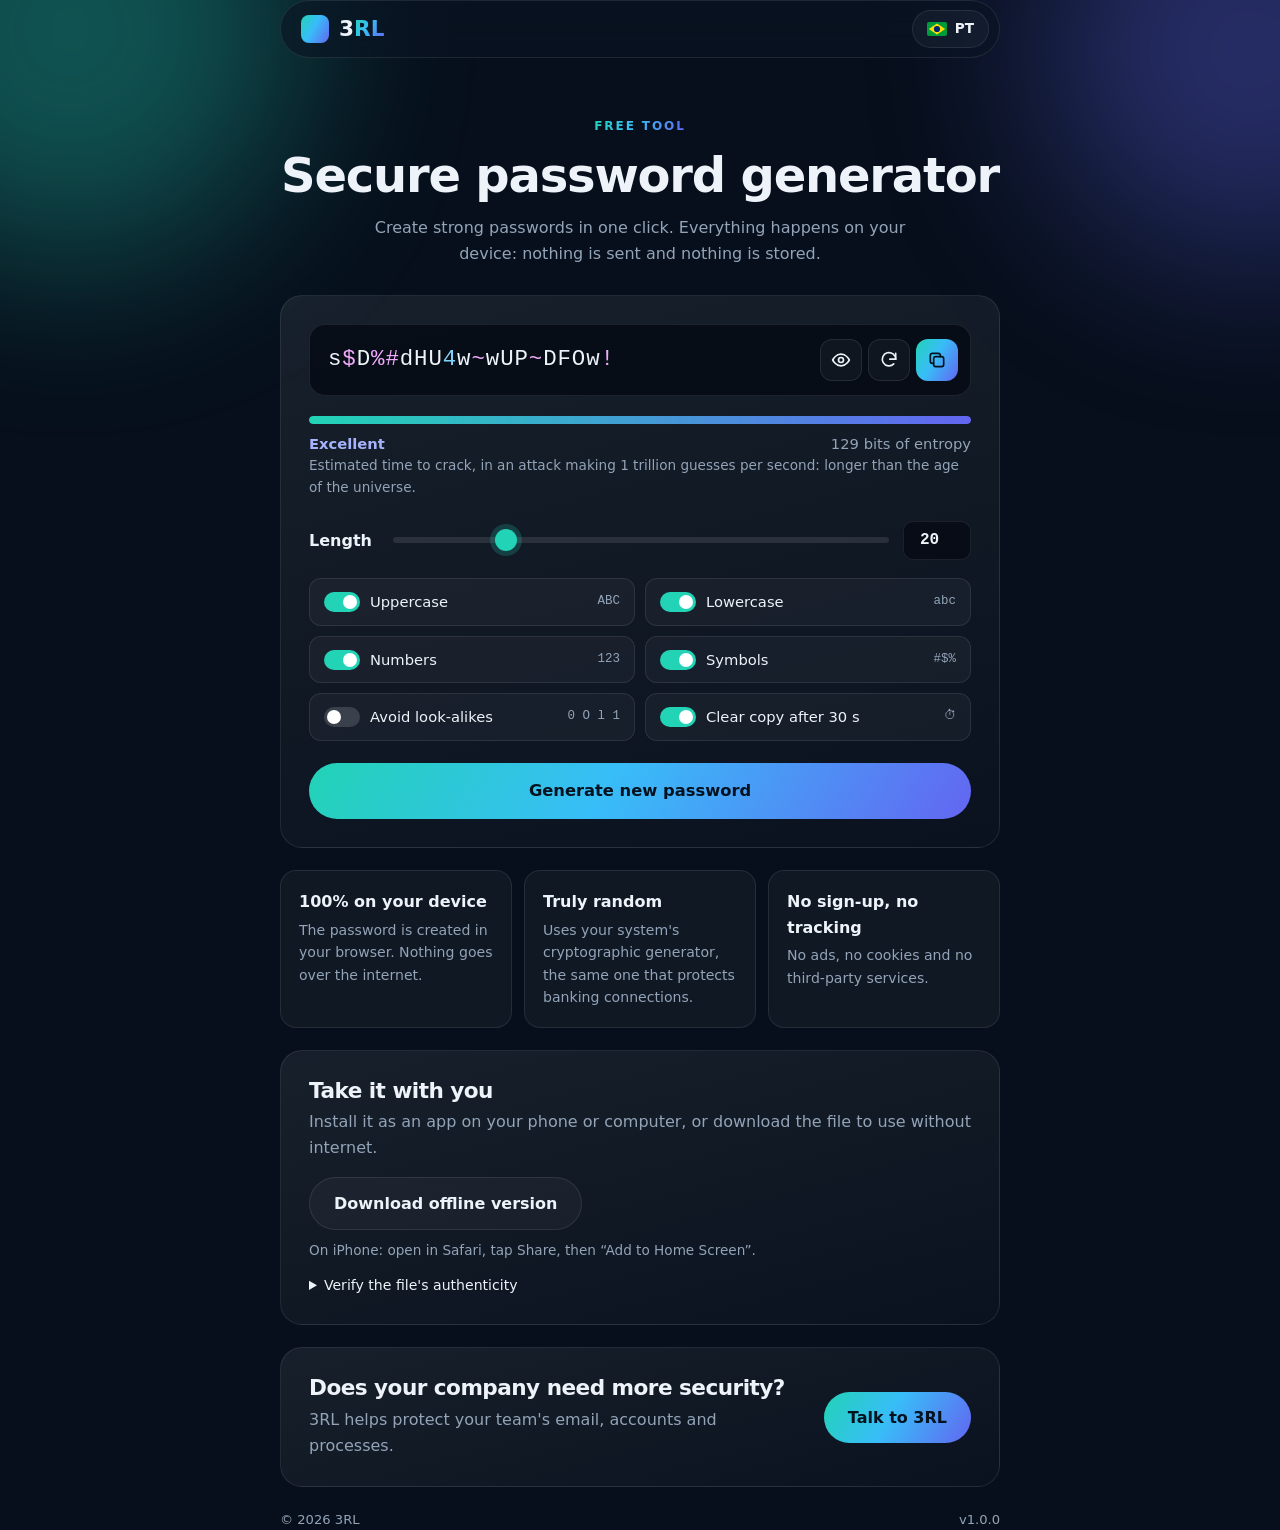
<file: senhas/index.html>
<!DOCTYPE html>
<html lang="pt-BR">
<head>
<meta charset="utf-8">
<meta http-equiv="Content-Security-Policy" content="default-src 'none'; script-src 'sha256-MoeL9BGx3vtWQKtLbZP7scGAhL79FARq4Af54QLQNLc='; style-src 'sha256-Res+TsX5zrVFI251edAttkVLi8axYh6THS2QOnyVOFg='; img-src data: 'self'; base-uri 'none'; form-action 'none'; manifest-src 'self'; worker-src 'self'">
<meta name="viewport" content="width=device-width, initial-scale=1">
<meta name="referrer" content="no-referrer">
<title>Gerador de Senhas Seguras — 3RL</title>
<meta name="description" content="Gerador de senhas fortes e gratuito da 3RL. Tudo acontece no seu aparelho: nada é enviado nem armazenado. Funciona offline.">
<meta name="theme-color" content="#070f1c">
<link rel="icon" href="data:image/svg+xml,%3Csvg xmlns='http://www.w3.org/2000/svg' viewBox='0 0 64 64'%3E%3Cdefs%3E%3ClinearGradient id='g' x1='0' y1='0' x2='1' y2='1'%3E%3Cstop offset='0' stop-color='%2322d3b6'/%3E%3Cstop offset='1' stop-color='%236366f1'/%3E%3C/linearGradient%3E%3C/defs%3E%3Crect width='64' height='64' rx='16' fill='url(%23g)'/%3E%3Ctext x='32' y='42' font-family='Arial,Helvetica,sans-serif' font-size='24' font-weight='800' fill='%23070f1c' text-anchor='middle'%3E3RL%3C/text%3E%3C/svg%3E">
<link rel="canonical" href="https://www.3rl.com.br/senhas/">
<link rel="manifest" href="manifest.webmanifest">
<link rel="apple-touch-icon" href="icon-192.png">
<meta name="apple-mobile-web-app-title" content="Senhas 3RL">
<meta property="og:title" content="Gerador de Senhas Seguras — 3RL">
<meta property="og:description" content="Senhas fortes em um clique, geradas no seu aparelho. Grátis e offline.">
<meta property="og:type" content="website">
<meta property="og:url" content="https://www.3rl.com.br/senhas/">
<meta property="og:image" content="https://www.3rl.com.br/og.jpg">
<meta name="twitter:card" content="summary_large_image">
<style>:root{--bg:#070f1c;--ink:#eef3f9;--muted:#93a4b8;--line:rgba(255,255,255,.09);--glass:rgba(255,255,255,.04);--glass2:rgba(255,255,255,.08);--c1:#22d3b6;--c2:#38bdf8;--c3:#6366f1;--grad:linear-gradient(120deg,var(--c1),var(--c2) 45%,var(--c3));--r:22px;--mono:ui-monospace,"SF Mono","Cascadia Mono","Roboto Mono",Menlo,Consolas,monospace}
*{box-sizing:border-box;margin:0;padding:0}
body{font-family:system-ui,-apple-system,"Segoe UI",Roboto,Arial,sans-serif;background:var(--bg);color:var(--ink);line-height:1.6;-webkit-font-smoothing:antialiased;min-height:100vh;overflow-x:hidden}
a{color:inherit}
button,input{font:inherit;color:inherit}
.wrap{max-width:760px;margin:0 auto;padding:0 20px}
h1,h2{letter-spacing:-.025em;line-height:1.15}
.sr{position:absolute;width:1px;height:1px;overflow:hidden;clip:rect(0 0 0 0)}
.muted{color:var(--muted)}
.small{font-size:.85rem}
.bg{position:fixed;inset:0;z-index:-1;overflow:hidden;pointer-events:none}
.blob{position:absolute;border-radius:50%;filter:blur(90px);opacity:.35}
.b1{width:460px;height:460px;background:var(--c1);top:-200px;left:-160px}
.b2{width:420px;height:420px;background:var(--c3);top:-160px;right:-180px}
header{padding-top:16px}
.nav{display:flex;align-items:center;justify-content:space-between;height:58px;padding:0 10px 0 20px;background:rgba(10,20,36,.6);backdrop-filter:blur(14px);-webkit-backdrop-filter:blur(14px);border:1px solid var(--line);border-radius:999px}
.logo{font-weight:700;font-size:1.35rem;text-decoration:none;display:flex;align-items:center;gap:10px}
.logo i{width:28px;height:28px;border-radius:8px;background:var(--grad);display:inline-block}
.logo b{background:var(--grad);-webkit-background-clip:text;background-clip:text;color:transparent}
.lang{display:inline-flex;align-items:center;gap:8px;background:var(--glass);border:1px solid var(--line);border-radius:999px;padding:7px 14px;cursor:pointer;font-size:.85rem;font-weight:600}
.lang:hover{background:var(--glass2)}
.lang svg{width:20px;height:14px;border-radius:2px;display:block}
.hero{padding:54px 0 28px;text-align:center}
.eyebrow{font-size:.75rem;font-weight:600;letter-spacing:.16em;text-transform:uppercase;background:var(--grad);-webkit-background-clip:text;background-clip:text;color:transparent;margin-bottom:12px;display:inline-block}
h1{font-size:clamp(2rem,5.5vw,3rem);margin-bottom:12px}
.sub{color:var(--muted);max-width:540px;margin:0 auto}
.card{border-radius:var(--r);padding:28px;border:1px solid var(--line);background:linear-gradient(165deg,rgba(255,255,255,.07),rgba(255,255,255,.015))}
.pwbox{position:relative;display:flex;align-items:center;gap:10px;background:rgba(3,8,16,.7);border:1px solid var(--line);border-radius:16px;padding:14px 12px 14px 18px;min-height:72px}
.pw{flex:1;font-family:var(--mono);font-size:clamp(1.05rem,3.6vw,1.4rem);letter-spacing:.04em;word-break:break-all;line-height:1.45;user-select:all}
.pw .d{color:#7dd3fc}.pw .s{color:#f0abfc}
.pwact{display:flex;gap:6px;flex-shrink:0}
.ic{width:42px;height:42px;border-radius:12px;border:1px solid var(--line);background:var(--glass);display:grid;place-items:center;cursor:pointer;transition:background .2s,transform .1s}
.ic:hover{background:var(--glass2)}.ic:active{transform:scale(.94)}
.ic.main{background:var(--grad);border:0;color:#04121f}
.ic svg{width:20px;height:20px;fill:none;stroke:currentColor;stroke-width:2;stroke-linecap:round;stroke-linejoin:round}
.ic .off{display:none}
.ic.hidden .off{display:inline}
.toast{position:absolute;right:10px;top:-14px;transform:translateY(-100%);background:var(--c1);color:#04121f;font-size:.8rem;font-weight:700;padding:5px 12px;border-radius:999px;opacity:0;transition:opacity .25s;pointer-events:none;white-space:nowrap}
.toast.on{opacity:1}
.meter{margin:20px 0 6px}
.bar{height:8px;border-radius:99px;background:rgba(255,255,255,.07);overflow:hidden}
.bar span{display:block;height:100%;width:0;border-radius:99px;transition:width .35s,background .35s}
.mrow{display:flex;justify-content:space-between;align-items:baseline;margin-top:8px;font-size:.92rem}
.len{display:flex;align-items:center;gap:14px;margin:22px 0 18px}
.len label{font-weight:600;min-width:70px}
.len input[type=range]{flex:1;-webkit-appearance:none;appearance:none;height:6px;border-radius:99px;background:rgba(255,255,255,.1);outline-offset:6px}
.len input[type=range]::-webkit-slider-thumb{-webkit-appearance:none;width:22px;height:22px;border-radius:50%;background:var(--c1);box-shadow:0 0 0 5px rgba(34,211,182,.2);cursor:pointer}
.len input[type=range]::-moz-range-thumb{width:22px;height:22px;border:0;border-radius:50%;background:var(--c1);box-shadow:0 0 0 5px rgba(34,211,182,.2);cursor:pointer}
.len input[type=number]{width:68px;text-align:center;background:rgba(3,8,16,.7);border:1px solid var(--line);border-radius:10px;padding:6px 4px;font-family:var(--mono);font-weight:700}
.opts{display:grid;grid-template-columns:1fr 1fr;gap:10px;margin-bottom:22px}
.opt{display:flex;align-items:center;gap:10px;padding:11px 14px;border-radius:12px;background:var(--glass);border:1px solid var(--line);cursor:pointer;font-size:.92rem;user-select:none}
.opt:hover{background:var(--glass2)}
.opt code{margin-left:auto;font-family:var(--mono);color:var(--muted);font-size:.78rem}
.opt input{-webkit-appearance:none;appearance:none;width:36px;height:20px;border-radius:99px;background:rgba(255,255,255,.15);position:relative;flex-shrink:0;cursor:pointer;transition:background .2s}
.opt input::after{content:"";position:absolute;top:3px;left:3px;width:14px;height:14px;border-radius:50%;background:#fff;transition:transform .2s}
.opt input:checked{background:var(--c1)}
.opt input:checked::after{transform:translateX(16px)}
.opt input:focus-visible,.btn:focus-visible,.ic:focus-visible,.lang:focus-visible{outline:2px solid var(--c2);outline-offset:2px}
.btn{white-space:nowrap;display:inline-flex;align-items:center;justify-content:center;gap:8px;background:var(--grad);color:#04121f;font-weight:700;text-decoration:none;padding:13px 24px;border-radius:999px;border:0;cursor:pointer;transition:transform .15s,box-shadow .2s}
.btn:hover{box-shadow:0 10px 30px -10px var(--c2)}.btn:active{transform:scale(.98)}
.btn.wide{width:100%;padding:15px;font-size:1.02rem}
.btn.ghost{background:var(--glass);color:var(--ink);border:1px solid var(--line)}
.feats{display:grid;grid-template-columns:repeat(3,1fr);gap:12px;margin:22px 0}
.feat{padding:18px;border-radius:16px;border:1px solid var(--line);background:var(--glass)}
.feat b{display:block;margin-bottom:4px}
.feat p{color:var(--muted);font-size:.88rem}
.dl h2,.cta h2{font-size:1.35rem;margin-bottom:6px}
.dl .row{display:flex;flex-wrap:wrap;gap:10px;margin:16px 0 10px}
.dl details{margin-top:12px;font-size:.88rem;color:var(--muted)}
.dl summary{cursor:pointer;color:var(--ink)}
.dl code{font-family:var(--mono);font-size:.78rem;word-break:break-all;display:block;margin:8px 0;padding:10px;border-radius:10px;background:rgba(3,8,16,.7);border:1px solid var(--line);color:var(--ink)}
.cta{display:flex;align-items:center;justify-content:space-between;gap:18px;margin:22px 0}
footer{display:flex;justify-content:space-between;padding:10px 20px 40px;color:var(--muted);font-size:.82rem}
.clip{position:fixed;left:-9999px;top:0;opacity:0}
[hidden]{display:none!important}
@media (max-width:620px){.opts,.feats{grid-template-columns:1fr}.cta{flex-direction:column;align-items:flex-start}.card{padding:20px}.pwbox{flex-direction:column;align-items:stretch}.pwact{justify-content:flex-end}.hero{padding-top:36px}}
@media (prefers-reduced-motion:reduce){*{transition:none!important}}</style>
</head>
<body>
<div class="bg" aria-hidden="true"><span class="blob b1"></span><span class="blob b2"></span></div>

<header class="wrap">
  <nav class="nav">
    <a href="https://www.3rl.com.br/" class="logo" aria-label="3RL"><i></i><span>3<b>RL</b></span></a>
    <button class="lang" id="langBtn" type="button"></button>
  </nav>
</header>

<main class="wrap">
  <section class="hero">
    <div class="eyebrow" data-i18n="eyebrow">Ferramenta gratuita</div>
    <h1 data-i18n="title">Gerador de senhas seguras</h1>
    <p class="sub" data-i18n="sub">Crie senhas fortes em um clique. Tudo acontece no seu aparelho: nada é enviado e nada é armazenado.</p>
  </section>

  <section class="card tool" aria-labelledby="pwLabel">
    <span id="pwLabel" class="sr" data-i18n="pwLabel">Senha gerada</span>
    <div class="pwbox">
      <output id="pw" class="pw" aria-live="polite"></output>
      <div class="pwact">
        <button class="ic" id="eyeBtn" type="button" data-i18n-aria="hide" aria-label="Ocultar">
          <svg viewBox="0 0 24 24" aria-hidden="true"><path id="eyePath" d="M2 12s3.6-7 10-7 10 7 10 7-3.6 7-10 7S2 12 2 12Z"/><circle id="eyeDot" cx="12" cy="12" r="3"/><path id="eyeSlash" class="off" d="M3 3l18 18"/></svg>
        </button>
        <button class="ic" id="regenBtn" type="button" data-i18n-aria="regen" aria-label="Gerar outra">
          <svg viewBox="0 0 24 24" aria-hidden="true"><path d="M20 11a8 8 0 1 0-2.3 5.7"/><path d="M20 4v7h-7"/></svg>
        </button>
        <button class="ic main" id="copyBtn" type="button" data-i18n-aria="copy" aria-label="Copiar">
          <svg viewBox="0 0 24 24" aria-hidden="true"><rect x="8" y="8" width="12" height="12" rx="2.5"/><path d="M16 8V6.5A2.5 2.5 0 0 0 13.5 4h-7A2.5 2.5 0 0 0 4 6.5v7A2.5 2.5 0 0 0 6.5 16H8"/></svg>
        </button>
      </div>
      <div class="toast" id="toast" role="status"></div>
    </div>

    <div class="meter">
      <div class="bar"><span id="barFill"></span></div>
      <div class="mrow">
        <strong id="sLabel"></strong>
        <span id="sBits" class="muted"></span>
      </div>
      <p class="muted small" id="sTime"></p>
    </div>

    <div class="len">
      <label for="len" data-i18n="length">Tamanho</label>
      <input type="range" id="len" min="8" max="64" value="20">
      <input type="number" id="lenNum" min="8" max="64" value="20" data-i18n-aria="length" aria-label="Tamanho">
    </div>

    <div class="opts">
      <label class="opt"><input type="checkbox" id="oUpper" checked><span data-i18n="upper">Maiúsculas</span><code>ABC</code></label>
      <label class="opt"><input type="checkbox" id="oLower" checked><span data-i18n="lower">Minúsculas</span><code>abc</code></label>
      <label class="opt"><input type="checkbox" id="oDigits" checked><span data-i18n="digits">Números</span><code>123</code></label>
      <label class="opt"><input type="checkbox" id="oSymbols" checked><span data-i18n="symbols">Símbolos</span><code>#$%</code></label>
      <label class="opt"><input type="checkbox" id="oAmbig"><span data-i18n="ambig">Evitar parecidos</span><code>0 O l 1</code></label>
      <label class="opt"><input type="checkbox" id="oClear" checked><span data-i18n="clear">Apagar cópia em 30 s</span><code>⏱</code></label>
    </div>

    <button class="btn wide" id="genBtn" type="button" data-i18n="gen">Gerar nova senha</button>
  </section>

  <section class="feats">
    <div class="feat"><b data-i18n="f1t">100% no seu aparelho</b><p data-i18n="f1d">A senha é criada no seu navegador. Nada passa pela internet.</p></div>
    <div class="feat"><b data-i18n="f2t">Sorteio de verdade</b><p data-i18n="f2d">Usa o gerador criptográfico do próprio sistema, o mesmo que protege conexões bancárias.</p></div>
    <div class="feat"><b data-i18n="f3t">Sem cadastro, sem rastreio</b><p data-i18n="f3d">Sem anúncios, sem cookies e sem nenhum serviço de terceiros.</p></div>
  </section>

  <section class="card dl">
    <h2 data-i18n="dlT">Leve com você</h2>
    <p class="muted" data-i18n="dlD">Instale como aplicativo no celular ou no computador, ou baixe o arquivo para usar sem internet.</p>
    <div class="row">
      <button class="btn" id="installBtn" type="button" hidden data-i18n="install">Instalar aplicativo</button>
      <a class="btn ghost" href="gerador-senhas-3rl.html" download data-i18n="download">Baixar versão offline</a>
    </div>
    <p class="muted small" data-i18n="ios">No iPhone: abra no Safari, toque em Compartilhar e depois em “Adicionar à Tela de Início”.</p>
    <details>
      <summary data-i18n="hashT">Conferir a autenticidade do arquivo</summary>
      <p data-i18n="hashD">A impressão digital (SHA-256) do arquivo oficial é:</p>
      <code>c51e593d7fbc3d93a3c1042f5b25374d559b6a7a0666c57fb4e65d31de3b74d0</code>
      <p data-i18n="hashW">Windows (PowerShell): Get-FileHash gerador-senhas-3rl.html</p>
      <p data-i18n="hashM">macOS / Linux: shasum -a 256 gerador-senhas-3rl.html</p>
    </details>
  </section>

  <section class="card cta">
    <div>
      <h2 data-i18n="ctaT">Sua empresa precisa de mais segurança?</h2>
      <p class="muted" data-i18n="ctaD">A 3RL ajuda a proteger e-mails, contas e processos da sua equipe.</p>
    </div>
    <a class="btn" href="https://www.3rl.com.br/#contato" data-i18n="ctaB">Fale com a 3RL</a>
  </section>
</main>

<footer class="wrap"><span>© 2026 3RL</span><span>v1.0.0</span></footer>
<textarea id="clipFallback" class="clip" readonly tabindex="-1" aria-hidden="true"></textarea>
<script>(function(){
"use strict";
var SETS={upper:"ABCDEFGHIJKLMNOPQRSTUVWXYZ",lower:"abcdefghijklmnopqrstuvwxyz",digits:"0123456789",symbols:"!#$%&*+-=?@^_~()[]{}<>.,:;/"};
var AMBIG="O0oIl1";
var CLEAR_SECONDS=30;
var GUESSES_PER_SEC=1e12;

var T={
 pt:{eyebrow:"Ferramenta gratuita",title:"Gerador de senhas seguras",sub:"Crie senhas fortes em um clique. Tudo acontece no seu aparelho: nada é enviado e nada é armazenado.",pwLabel:"Senha gerada",hide:"Ocultar",show:"Mostrar",regen:"Gerar outra",copy:"Copiar",length:"Tamanho",upper:"Maiúsculas",lower:"Minúsculas",digits:"Números",symbols:"Símbolos",ambig:"Evitar parecidos",clear:"Apagar cópia em 30 s",gen:"Gerar nova senha",f1t:"100% no seu aparelho",f1d:"A senha é criada no seu navegador. Nada passa pela internet.",f2t:"Sorteio de verdade",f2d:"Usa o gerador criptográfico do próprio sistema, o mesmo que protege conexões bancárias.",f3t:"Sem cadastro, sem rastreio",f3d:"Sem anúncios, sem cookies e sem nenhum serviço de terceiros.",dlT:"Leve com você",dlD:"Instale como aplicativo no celular ou no computador, ou baixe o arquivo para usar sem internet.",install:"Instalar aplicativo",download:"Baixar versão offline",ios:"No iPhone: abra no Safari, toque em Compartilhar e depois em “Adicionar à Tela de Início”.",hashT:"Conferir a autenticidade do arquivo",hashD:"A impressão digital (SHA-256) do arquivo oficial é:",hashW:"Windows (PowerShell): Get-FileHash gerador-senhas-3rl.html",hashM:"macOS / Linux: shasum -a 256 gerador-senhas-3rl.html",ctaT:"Sua empresa precisa de mais segurança?",ctaD:"A 3RL ajuda a proteger e-mails, contas e processos da sua equipe.",ctaB:"Fale com a 3RL",copied:"Copiada!",copiedClear:"Copiada! Será apagada em {s} s",cleared:"Área de transferência limpa",copyFail:"Não foi possível copiar. Selecione e copie manualmente.",bits:"{b} bits de entropia",weak:"Fraca",fair:"Razoável",strong:"Forte",great:"Excelente",time:"Tempo estimado para quebrar, num ataque com 1 trilhão de tentativas por segundo: {t}.",instant:"instantâneo",sec:"segundos",min:"minutos",hour:"horas",day:"dias",year:"anos",kyear:"mil anos",myear:"milhões de anos",byear:"bilhões de anos",universe:"mais que a idade do universo",langBtn:"EN",langAria:"Switch to English"},
 en:{eyebrow:"Free tool",title:"Secure password generator",sub:"Create strong passwords in one click. Everything happens on your device: nothing is sent and nothing is stored.",pwLabel:"Generated password",hide:"Hide",show:"Show",regen:"Generate another",copy:"Copy",length:"Length",upper:"Uppercase",lower:"Lowercase",digits:"Numbers",symbols:"Symbols",ambig:"Avoid look-alikes",clear:"Clear copy after 30 s",gen:"Generate new password",f1t:"100% on your device",f1d:"The password is created in your browser. Nothing goes over the internet.",f2t:"Truly random",f2d:"Uses your system's cryptographic generator, the same one that protects banking connections.",f3t:"No sign-up, no tracking",f3d:"No ads, no cookies and no third-party services.",dlT:"Take it with you",dlD:"Install it as an app on your phone or computer, or download the file to use without internet.",install:"Install app",download:"Download offline version",ios:"On iPhone: open in Safari, tap Share, then “Add to Home Screen”.",hashT:"Verify the file's authenticity",hashD:"The fingerprint (SHA-256) of the official file is:",hashW:"Windows (PowerShell): Get-FileHash gerador-senhas-3rl.html",hashM:"macOS / Linux: shasum -a 256 gerador-senhas-3rl.html",ctaT:"Does your company need more security?",ctaD:"3RL helps protect your team's email, accounts and processes.",ctaB:"Talk to 3RL",copied:"Copied!",copiedClear:"Copied! Will be cleared in {s} s",cleared:"Clipboard cleared",copyFail:"Could not copy. Select and copy it manually.",bits:"{b} bits of entropy",weak:"Weak",fair:"Fair",strong:"Strong",great:"Excellent",time:"Estimated time to crack, in an attack making 1 trillion guesses per second: {t}.",instant:"instant",sec:"seconds",min:"minutes",hour:"hours",day:"days",year:"years",kyear:"thousand years",myear:"million years",byear:"billion years",universe:"longer than the age of the universe",langBtn:"PT",langAria:"Mudar para português"}
};
var FLAG_UK='<svg viewBox="0 0 60 30" aria-hidden="true"><clipPath id="u"><path d="M0 0v30h60V0z"/></clipPath><clipPath id="v"><path d="M30 15h30v15zv15H0zH0V0zV0h30z"/></clipPath><g clip-path="url(#u)"><path d="M0 0v30h60V0z" fill="#012169"/><path d="M0 0l60 30m0-30L0 30" stroke="#fff" stroke-width="6"/><path d="M0 0l60 30m0-30L0 30" clip-path="url(#v)" stroke="#C8102E" stroke-width="4"/><path d="M30 0v30M0 15h60" stroke="#fff" stroke-width="10"/><path d="M30 0v30M0 15h60" stroke="#C8102E" stroke-width="6"/></g></svg>';
var FLAG_BR='<svg viewBox="0 0 20 14" aria-hidden="true"><rect width="20" height="14" fill="#009c3b"/><path d="M10 1.5 18.2 7 10 12.5 1.8 7z" fill="#ffdf00"/><circle cx="10" cy="7" r="3.1" fill="#002776"/></svg>';

var $=function(id){return document.getElementById(id)};
var el={pw:$("pw"),len:$("len"),lenNum:$("lenNum"),gen:$("genBtn"),copy:$("copyBtn"),regen:$("regenBtn"),eye:$("eyeBtn"),toast:$("toast"),bar:$("barFill"),sLabel:$("sLabel"),sBits:$("sBits"),sTime:$("sTime"),lang:$("langBtn"),clip:$("clipFallback"),install:$("installBtn")};
var opt={upper:$("oUpper"),lower:$("oLower"),digits:$("oDigits"),symbols:$("oSymbols"),ambig:$("oAmbig"),clear:$("oClear")};

var lang=/^pt/i.test(navigator.language||"pt")?"pt":"en";
var current="",masked=false,clearTimer=null,toastTimer=null,lastStrength=null;

function t(k,vars){var s=(T[lang][k]!=null?T[lang][k]:T.pt[k])||"";if(vars)for(var v in vars)s=s.split("{"+v+"}").join(vars[v]);return s}

/* Uniform integer in [0,n) using rejection sampling (no modulo bias). */
function randInt(n){
  var lim=Math.floor(4294967296/n)*n,a=new Uint32Array(1),x;
  do{crypto.getRandomValues(a);x=a[0]}while(x>=lim);
  return x%n;
}

function activeSets(){
  var out=[],strip=opt.ambig.checked;
  ["upper","lower","digits","symbols"].forEach(function(k){
    if(!opt[k].checked)return;
    var s=SETS[k];
    if(strip)s=s.split("").filter(function(c){return AMBIG.indexOf(c)<0}).join("");
    out.push(s);
  });
  return out;
}

/* Draw every character uniformly from the full pool; redraw the whole
   password until each selected group appears (keeps the result uniform
   over all valid passwords). */
function generate(){
  var sets=activeSets(),pool=sets.join(""),n=clampLen(el.len.value),pw,i,tries=0;
  do{
    pw="";
    for(i=0;i<n;i++)pw+=pool.charAt(randInt(pool.length));
    tries++;
  }while(tries<10000&&!sets.every(function(s){for(var j=0;j<pw.length;j++)if(s.indexOf(pw.charAt(j))>=0)return true;return false}));
  current=pw;
  render();
  strength(n,pool.length);
}

function render(){
  var pw=el.pw;pw.textContent="";
  if(masked){pw.textContent=current.replace(/./g,"•");return}
  for(var i=0;i<current.length;i++){
    var c=current.charAt(i),sp=document.createElement("span");
    sp.textContent=c;
    if(/[0-9]/.test(c))sp.className="d";else if(!/[A-Za-z]/.test(c))sp.className="s";
    pw.appendChild(sp);
  }
}

function strength(n,poolSize){
  var bits=n*Math.log2(poolSize);
  var lvl=bits<50?"weak":bits<70?"fair":bits<100?"strong":"great";
  var colors={weak:"#f87171",fair:"#fbbf24",strong:"#22d3b6",great:"linear-gradient(90deg,#22d3b6,#6366f1)"};
  el.bar.style.width=Math.min(100,bits/128*100).toFixed(1)+"%";
  el.bar.style.background=colors[lvl];
  el.sLabel.textContent=t(lvl);
  el.sLabel.style.color=lvl==="great"?"#a5b4fc":colors[lvl];
  el.sBits.textContent=t("bits",{b:Math.floor(bits)});
  el.sTime.textContent=t("time",{t:crackTime(bits)});
  lastStrength=[n,poolSize];
}

function crackTime(bits){
  var secs=Math.pow(2,bits-1)/GUESSES_PER_SEC,y=secs/31557600;
  var fmt=function(v,u){return(v<10?v.toFixed(1):Math.round(v).toLocaleString(lang==="pt"?"pt-BR":"en-US"))+" "+t(u)};
  if(secs<1)return t("instant");
  if(secs<60)return fmt(secs,"sec");
  if(secs<3600)return fmt(secs/60,"min");
  if(secs<86400)return fmt(secs/3600,"hour");
  if(y<1)return fmt(secs/86400,"day");
  if(y<1e3)return fmt(y,"year");
  if(y<1e6)return fmt(y/1e3,"kyear");
  if(y<1e9)return fmt(y/1e6,"myear");
  if(y<1.38e10)return fmt(y/1e9,"byear");
  return t("universe");
}

function clampLen(v){v=parseInt(v,10);if(isNaN(v))v=20;return Math.max(8,Math.min(64,v))}

function toast(msg,ms){
  el.toast.textContent=msg;el.toast.classList.add("on");
  clearTimeout(toastTimer);toastTimer=setTimeout(function(){el.toast.classList.remove("on")},ms||1800);
}

function fallbackCopy(text){
  el.clip.value=text;el.clip.select();
  var ok=false;try{ok=document.execCommand("copy")}catch(e){}
  el.clip.value="";el.clip.blur();
  return ok;
}

function writeClip(text){
  if(navigator.clipboard&&window.isSecureContext){
    return navigator.clipboard.writeText(text).then(function(){return true},function(){return fallbackCopy(text)});
  }
  return Promise.resolve(fallbackCopy(text));
}

function copy(){
  if(!current)return;
  writeClip(current).then(function(ok){
    if(!ok){toast(t("copyFail"),3500);return}
    clearTimeout(clearTimer);
    if(opt.clear.checked){
      toast(t("copiedClear",{s:CLEAR_SECONDS}),2400);
      clearTimer=setTimeout(function(){
        writeClip("").then(function(ok){if(ok)toast(t("cleared"))});
      },CLEAR_SECONDS*1000);
    }else toast(t("copied"));
  });
}

function setMask(m){
  masked=m;
  el.eye.classList.toggle("hidden",m);
  el.eye.setAttribute("aria-label",t(m?"show":"hide"));
  el.eye.setAttribute("data-i18n-aria",m?"show":"hide");
  render();
}

function applyLang(){
  document.documentElement.lang=lang==="pt"?"pt-BR":"en";
  document.querySelectorAll("[data-i18n]").forEach(function(n){var k=n.getAttribute("data-i18n");if(T.pt[k]!=null)n.textContent=t(k)});
  document.querySelectorAll("[data-i18n-aria]").forEach(function(n){n.setAttribute("aria-label",t(n.getAttribute("data-i18n-aria")))});
  el.lang.innerHTML=(lang==="pt"?FLAG_UK:FLAG_BR)+"<span>"+t("langBtn")+"</span>";
  el.lang.setAttribute("aria-label",t("langAria"));
  if(lastStrength)strength(lastStrength[0],lastStrength[1]);
}

/* Events */
el.len.addEventListener("input",function(){el.lenNum.value=el.len.value;generate()});
el.lenNum.addEventListener("change",function(){var v=clampLen(el.lenNum.value);el.lenNum.value=v;el.len.value=v;generate()});
["upper","lower","digits","symbols"].forEach(function(k){
  opt[k].addEventListener("change",function(){
    if(!opt.upper.checked&&!opt.lower.checked&&!opt.digits.checked&&!opt.symbols.checked)opt[k].checked=true;
    generate();
  });
});
opt.ambig.addEventListener("change",generate);
el.gen.addEventListener("click",generate);
el.regen.addEventListener("click",generate);
el.copy.addEventListener("click",copy);
el.eye.addEventListener("click",function(){setMask(!masked)});
el.lang.addEventListener("click",function(){lang=lang==="pt"?"en":"pt";applyLang()});

/* App install (site version only) */
if(el.install){
  var deferred=null;
  window.addEventListener("beforeinstallprompt",function(e){e.preventDefault();deferred=e;el.install.hidden=false});
  el.install.addEventListener("click",function(){
    if(!deferred)return;
    deferred.prompt();
    deferred.userChoice.then(function(){deferred=null;el.install.hidden=true});
  });
  window.addEventListener("appinstalled",function(){el.install.hidden=true});
  if("serviceWorker" in navigator&&location.protocol==="https:"){
    navigator.serviceWorker.register("sw.js").catch(function(){});
  }
}

applyLang();
generate();
})();</script>
</body>
</html>
</file>
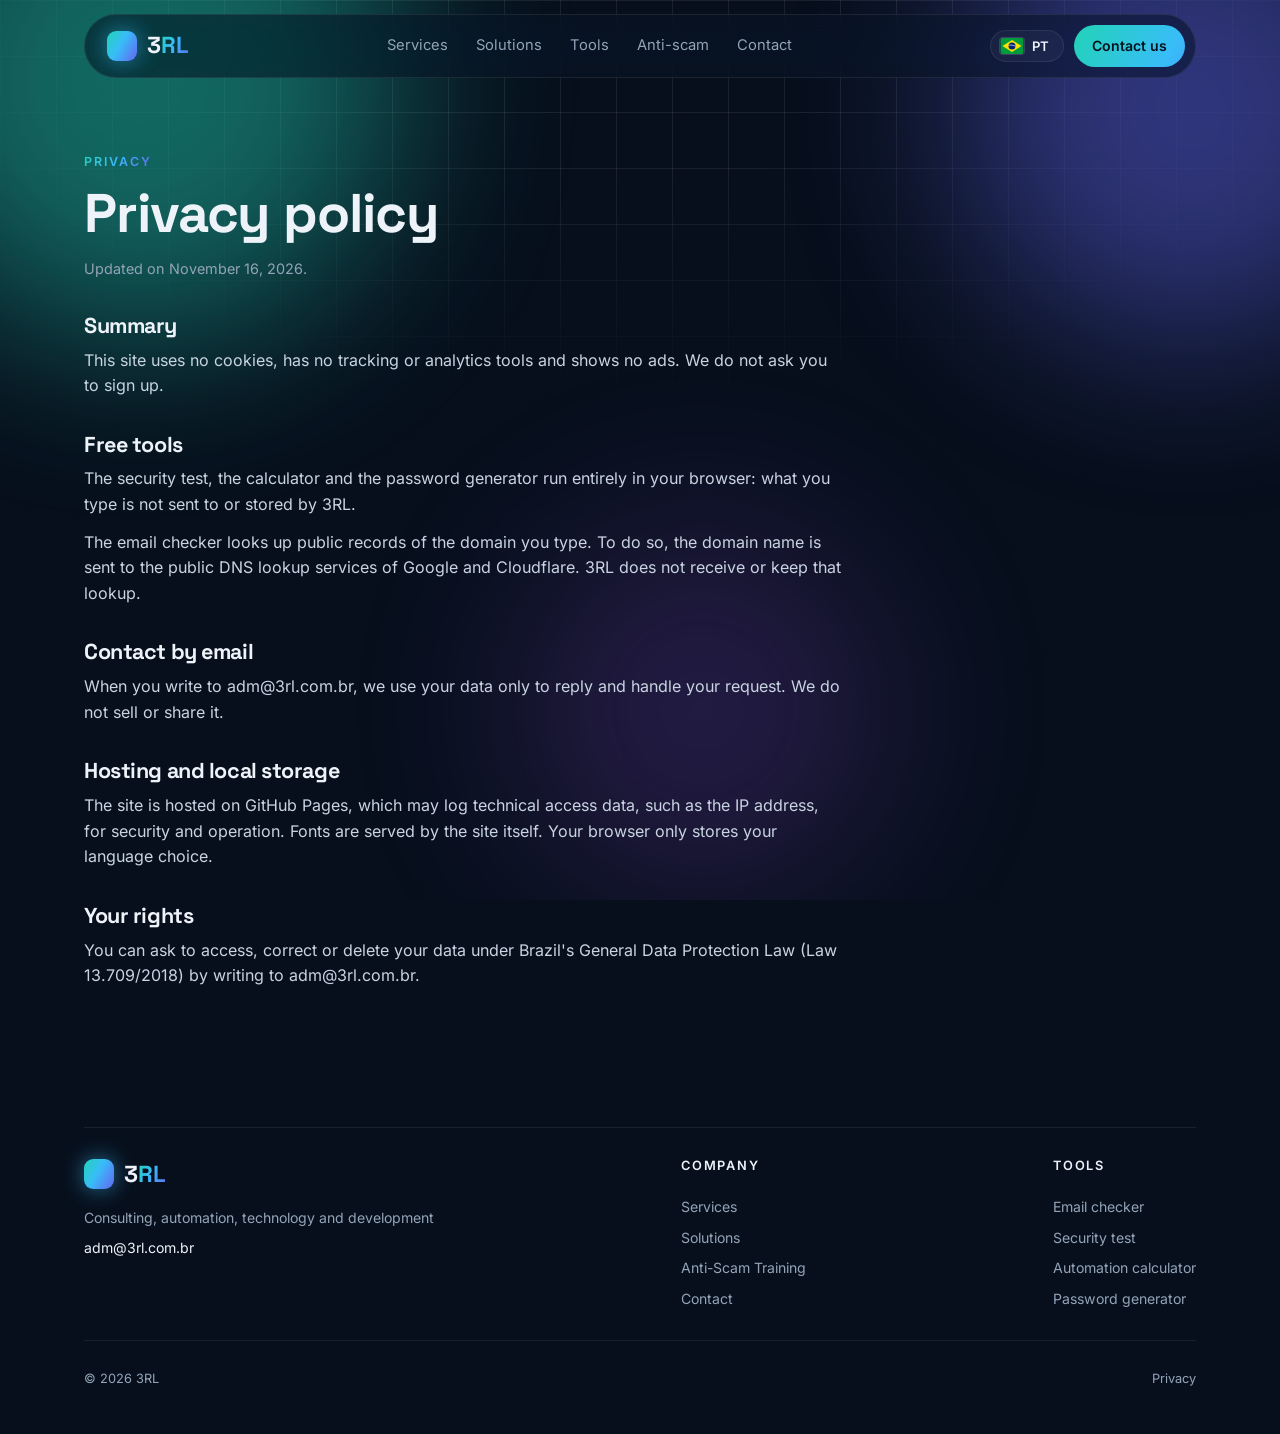
<file: privacidade.html>
<!DOCTYPE html>
<html lang="pt-BR">
<head>
<meta charset="utf-8">
<meta name="viewport" content="width=device-width, initial-scale=1">
<title>Política de privacidade — 3RL</title>
<meta name="description" content="Como o site da 3RL trata dados: sem cookies, sem rastreamento e ferramentas que funcionam no seu navegador.">
<meta property="og:title" content="Política de privacidade — 3RL">
<meta property="og:description" content="Como o site da 3RL trata dados: sem cookies, sem rastreamento e ferramentas que funcionam no seu navegador.">
<meta property="og:type" content="website">
<meta property="og:url" content="https://www.3rl.com.br/privacidade">
<meta property="og:image" content="https://www.3rl.com.br/og.jpg">
<meta property="og:image:type" content="image/jpeg">
<meta property="og:image:width" content="1200">
<meta property="og:image:height" content="630">
<meta property="og:image:alt" content="3RL — Consultoria, automação, tecnologia e desenvolvimento">
<meta property="og:site_name" content="3RL">
<meta property="og:locale" content="pt_BR">
<meta property="og:locale:alternate" content="en_US">
<meta name="twitter:card" content="summary_large_image">
<meta name="twitter:title" content="Política de privacidade — 3RL">
<meta name="twitter:description" content="Como o site da 3RL trata dados: sem cookies, sem rastreamento e ferramentas que funcionam no seu navegador.">
<meta name="twitter:image" content="https://www.3rl.com.br/og.jpg">
<meta name="theme-color" content="#070f1c">
<link rel="canonical" href="https://www.3rl.com.br/privacidade">
<link rel="icon" href="data:image/svg+xml,%3Csvg xmlns='http://www.w3.org/2000/svg' viewBox='0 0 64 64'%3E%3Cdefs%3E%3ClinearGradient id='g' x1='0' y1='0' x2='1' y2='1'%3E%3Cstop offset='0' stop-color='%2322d3b6'/%3E%3Cstop offset='1' stop-color='%236366f1'/%3E%3C/linearGradient%3E%3C/defs%3E%3Crect width='64' height='64' rx='16' fill='url(%23g)'/%3E%3Ctext x='32' y='42' font-family='Arial,Helvetica,sans-serif' font-size='24' font-weight='800' fill='%23070f1c' text-anchor='middle'%3E3RL%3C/text%3E%3C/svg%3E">
<link rel="preload" href="/fonts/inter-latin-400-normal.woff2" as="font" type="font/woff2" crossorigin>
<link rel="preload" href="/fonts/space-grotesk-latin-700-normal.woff2" as="font" type="font/woff2" crossorigin>
<link rel="stylesheet" href="/site.css">
</head><body>
<div class="bg" aria-hidden="true"><div class="blob b1"></div><div class="blob b2"></div><div class="blob b3"></div></div>

<div class="wrap">
<header>
  <nav class="nav">
    <a href="/" class="logo" aria-label="3RL"><i></i><span>3<b>RL</b></span></a>
    <div class="links">
      <a href="/#servicos" data-i18n="nav1">Serviços</a>
      <a href="/#solucoes" data-i18n="navPacks">Soluções</a>
      <a href="/ferramentas/" data-i18n="navTools">Ferramentas</a>
      <a href="/treinamento-antigolpe" data-i18n="navAg">Antigolpe</a>
      <a href="/#contato" data-i18n="nav3">Contato</a>
    </div>
    <div class="nav-right">
      <button class="lang" id="langBtn" type="button" aria-label="Switch to English"></button>
      <a href="/#contato" class="btn small" data-i18n="navContact">Fale conosco</a>
    </div>
  </nav>
</header>

<main>
<main>
  <section class="page-top prose">
    <div class="eyebrow" data-i18n="pvEyebrow">Privacidade</div>
    <h1 class="page-h1" data-i18n="pvTitle">Política de privacidade</h1>
    <p class="muted" data-i18n="pvDate">Atualizada em 16 de novembro de 2026.</p>
    <h2 data-i18n="pv1t">Resumo</h2>
    <p data-i18n="pv1">Este site não usa cookies, não tem ferramentas de rastreamento ou estatística e não exibe anúncios. Não pedimos cadastro.</p>
    <h2 data-i18n="pv2t">Ferramentas gratuitas</h2>
    <p data-i18n="pv2">O teste de segurança, a calculadora e o gerador de senhas funcionam inteiramente no seu navegador: o que você digita não é enviado nem armazenado pela 3RL.</p>
    <p data-i18n="pv3">O verificador de e-mail consulta registros públicos do domínio digitado. Para isso, o nome do domínio é enviado aos serviços públicos de consulta DNS do Google e da Cloudflare. A 3RL não recebe nem guarda essa consulta.</p>
    <h2 data-i18n="pv4t">Contato por e-mail</h2>
    <p data-i18n="pv4">Quando você escreve para adm@3rl.com.br, usamos seus dados apenas para responder e conduzir o atendimento. Não vendemos nem compartilhamos esses dados.</p>
    <h2 data-i18n="pv5t">Hospedagem e armazenamento local</h2>
    <p data-i18n="pv5">O site é hospedado no GitHub Pages, que pode registrar dados técnicos de acesso, como o endereço IP, para segurança e funcionamento. As fontes são servidas pelo próprio site. O navegador guarda apenas a sua escolha de idioma.</p>
    <h2 data-i18n="pv6t">Seus direitos</h2>
    <p data-i18n="pv6">Você pode pedir acesso, correção ou exclusão dos seus dados, conforme a Lei Geral de Proteção de Dados (Lei 13.709/2018), pelo e-mail adm@3rl.com.br.</p>
  </section>
</main>
</div>

<footer>
  <div class="wrap">
    <div class="fgrid">
      <div class="fbrand">
        <a href="/" class="logo" aria-label="3RL"><i></i><span>3<b>RL</b></span></a>
        <p data-i18n="foot">Consultoria, automação, tecnologia e desenvolvimento</p>
        <a class="fmail" href="mailto:adm@3rl.com.br">adm@3rl.com.br</a>
      </div>
      <div>
        <h3 data-i18n="fCompany">Empresa</h3>
        <a href="/#servicos" data-i18n="nav1">Serviços</a>
        <a href="/#solucoes" data-i18n="navPacks">Soluções</a>
        <a href="/treinamento-antigolpe" data-i18n="fAg">Treinamento Antigolpe</a>
        <a href="/#contato" data-i18n="nav3">Contato</a>
      </div>
      <div>
        <h3 data-i18n="navTools">Ferramentas</h3>
        <a href="/ferramentas/verificador-de-email" data-i18n="tl1">Verificador de e-mail</a>
        <a href="/ferramentas/teste-de-seguranca" data-i18n="tl2">Teste de segurança</a>
        <a href="/ferramentas/calculadora-de-automacao" data-i18n="tl3">Calculadora de automação</a>
        <a href="/senhas/" data-i18n="tl4">Gerador de senhas</a>
      </div>
    </div>
    <div class="fbottom">
      <span>© <span id="yr">2026</span> 3RL</span>
      <a href="/privacidade" data-i18n="fPriv">Privacidade</a>
    </div>
  </div>
</footer>
<script src="/site.js"></script>
</body>
</html>
</file>
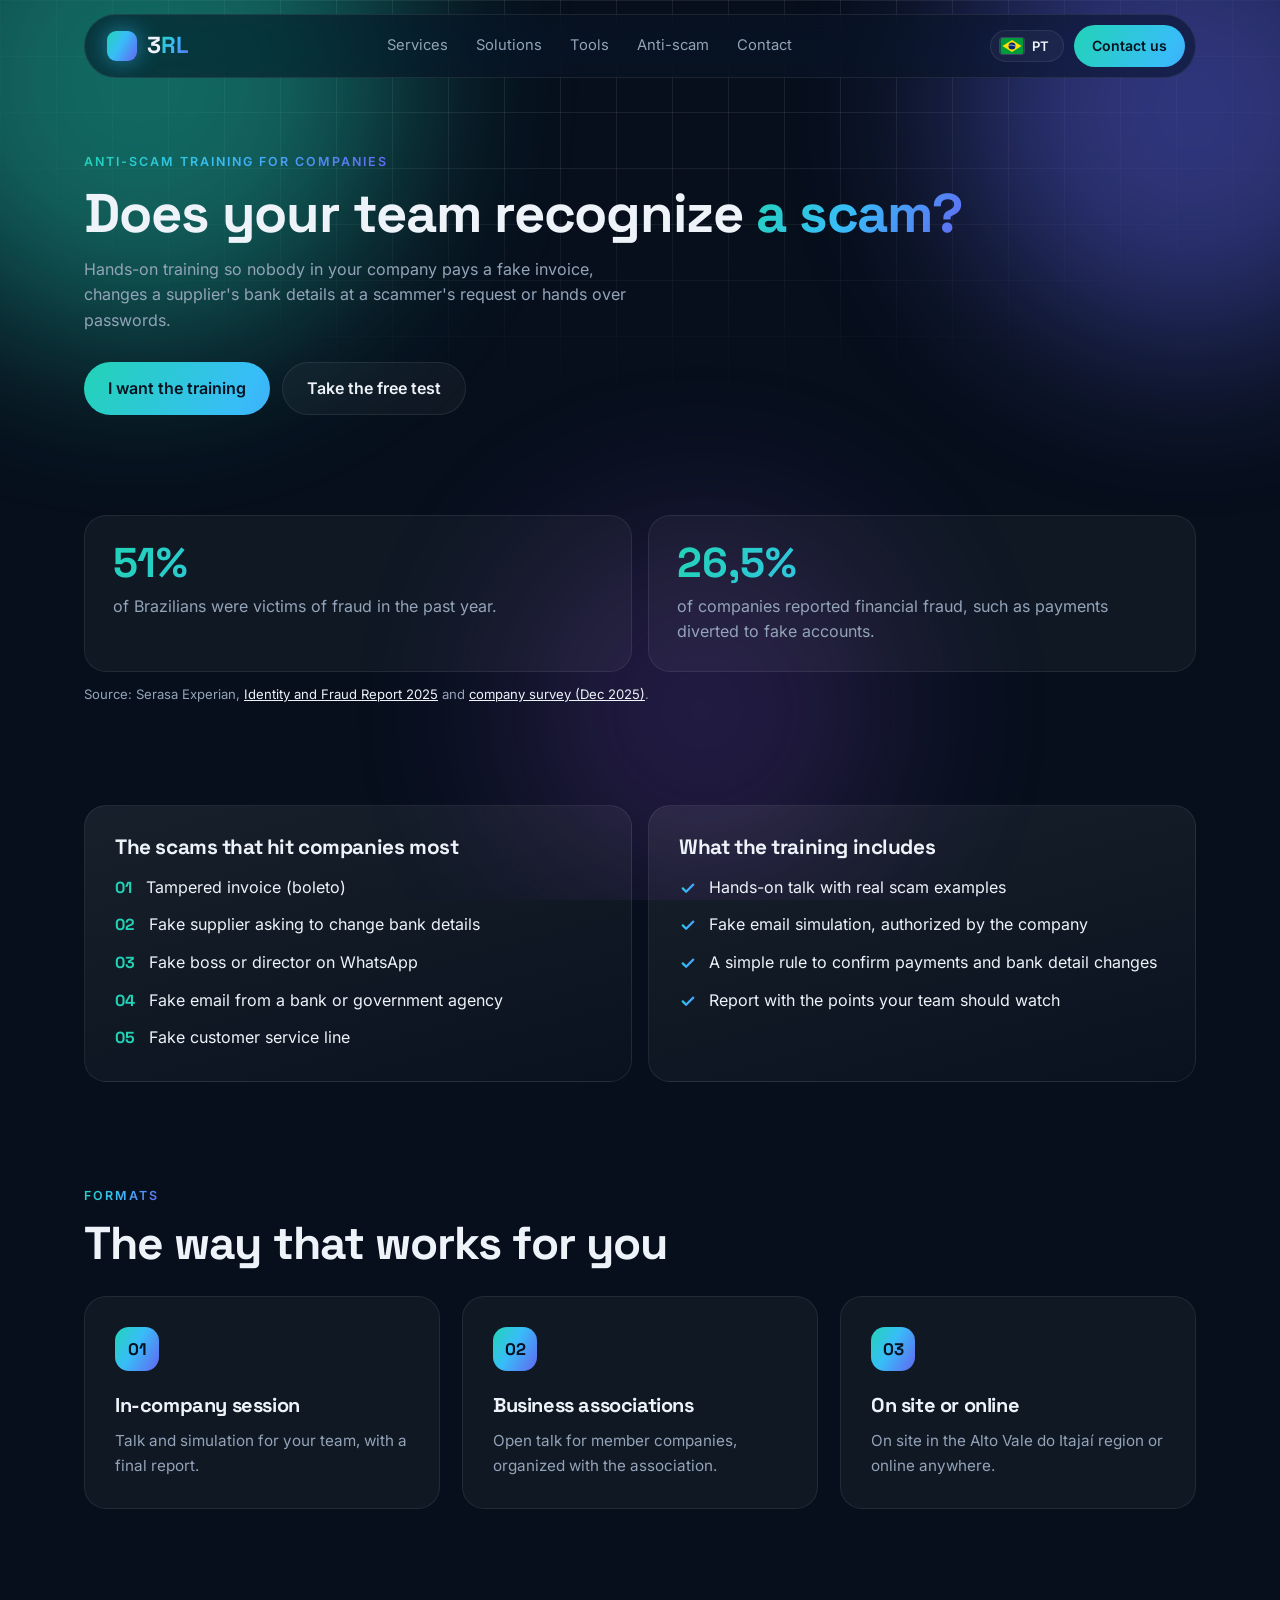
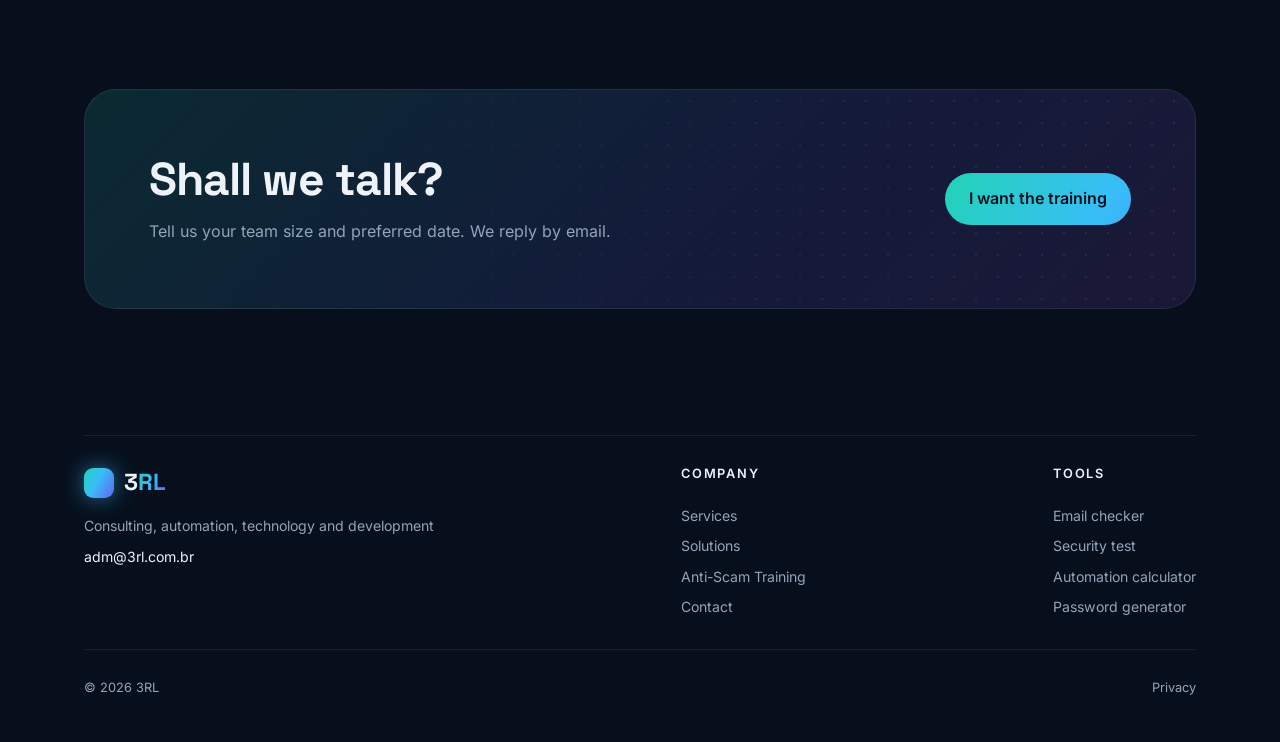
<file: treinamento-antigolpe.html>
<!DOCTYPE html>
<html lang="pt-BR">
<head>
<meta charset="utf-8">
<meta name="viewport" content="width=device-width, initial-scale=1">
<title>Treinamento Antigolpe para empresas — 3RL</title>
<meta name="description" content="Palestra e simulação para sua equipe reconhecer boleto falso, falso fornecedor, falso chefe no WhatsApp e outros golpes antes do prejuízo.">
<meta property="og:title" content="Treinamento Antigolpe para empresas — 3RL">
<meta property="og:description" content="Palestra e simulação para sua equipe reconhecer boleto falso, falso fornecedor, falso chefe no WhatsApp e outros golpes antes do prejuízo.">
<meta property="og:type" content="website">
<meta property="og:url" content="https://www.3rl.com.br/treinamento-antigolpe">
<meta property="og:image" content="https://www.3rl.com.br/og.jpg">
<meta property="og:image:type" content="image/jpeg">
<meta property="og:image:width" content="1200">
<meta property="og:image:height" content="630">
<meta property="og:image:alt" content="3RL — Consultoria, automação, tecnologia e desenvolvimento">
<meta property="og:site_name" content="3RL">
<meta property="og:locale" content="pt_BR">
<meta property="og:locale:alternate" content="en_US">
<meta name="twitter:card" content="summary_large_image">
<meta name="twitter:title" content="Treinamento Antigolpe para empresas — 3RL">
<meta name="twitter:description" content="Palestra e simulação para sua equipe reconhecer boleto falso, falso fornecedor, falso chefe no WhatsApp e outros golpes antes do prejuízo.">
<meta name="twitter:image" content="https://www.3rl.com.br/og.jpg">
<meta name="theme-color" content="#070f1c">
<link rel="canonical" href="https://www.3rl.com.br/treinamento-antigolpe">
<link rel="icon" href="data:image/svg+xml,%3Csvg xmlns='http://www.w3.org/2000/svg' viewBox='0 0 64 64'%3E%3Cdefs%3E%3ClinearGradient id='g' x1='0' y1='0' x2='1' y2='1'%3E%3Cstop offset='0' stop-color='%2322d3b6'/%3E%3Cstop offset='1' stop-color='%236366f1'/%3E%3C/linearGradient%3E%3C/defs%3E%3Crect width='64' height='64' rx='16' fill='url(%23g)'/%3E%3Ctext x='32' y='42' font-family='Arial,Helvetica,sans-serif' font-size='24' font-weight='800' fill='%23070f1c' text-anchor='middle'%3E3RL%3C/text%3E%3C/svg%3E">
<link rel="preload" href="/fonts/inter-latin-400-normal.woff2" as="font" type="font/woff2" crossorigin>
<link rel="preload" href="/fonts/space-grotesk-latin-700-normal.woff2" as="font" type="font/woff2" crossorigin>
<link rel="stylesheet" href="/site.css">
</head><body>
<div class="bg" aria-hidden="true"><div class="blob b1"></div><div class="blob b2"></div><div class="blob b3"></div></div>

<div class="wrap">
<header>
  <nav class="nav">
    <a href="/" class="logo" aria-label="3RL"><i></i><span>3<b>RL</b></span></a>
    <div class="links">
      <a href="/#servicos" data-i18n="nav1">Serviços</a>
      <a href="/#solucoes" data-i18n="navPacks">Soluções</a>
      <a href="/ferramentas/" data-i18n="navTools">Ferramentas</a>
      <a href="/treinamento-antigolpe" data-i18n="navAg">Antigolpe</a>
      <a href="/#contato" data-i18n="nav3">Contato</a>
    </div>
    <div class="nav-right">
      <button class="lang" id="langBtn" type="button" aria-label="Switch to English"></button>
      <a href="/#contato" class="btn small" data-i18n="navContact">Fale conosco</a>
    </div>
  </nav>
</header>

<main>
<main>
  <section class="page-top ag-hero">
    <div class="reveal">
      <div class="eyebrow" data-i18n="agEyebrow">Treinamento Antigolpe para empresas</div>
      <h1 class="page-h1" data-i18n-html="agTitle">Sua equipe reconhece <em>um golpe?</em></h1>
      <p class="sub" data-i18n="agSub">Um treinamento prático para que ninguém na sua empresa pague boleto falso, troque a conta de um fornecedor a pedido de golpista ou entregue senhas.</p>
      <div class="cta">
        <a class="btn" id="agCta" href="mailto:adm@3rl.com.br?subject=Treinamento%20Antigolpe" data-i18n="agCta">Quero o treinamento</a>
        <a class="btn ghost" href="/ferramentas/teste-de-seguranca" data-i18n="agCta2">Fazer o teste gratuito</a>
      </div>
    </div>
  </section>

  <section class="ag-stats">
    <div class="stats reveal">
      <div class="stat"><b>51%</b><p data-i18n="agS1">dos brasileiros foram vítimas de fraude no último ano.</p></div>
      <div class="stat"><b>26,5%</b><p data-i18n="agS2">das empresas relataram fraudes financeiras, como pagamentos desviados para contas falsas.</p></div>
    </div>
    <p class="src" data-i18n-html="agSrc">Fonte: Serasa Experian, <a href="https://www.serasaexperian.com.br/sala-de-imprensa/prevencao-a-fraude/mais-da-metade-dos-brasileiros-ja-foi-vitima-de-fraude-e-20-deles-perderam-ate-rdollar-5-mil-revela-estudo-inedito-da-serasa-experian/" rel="noopener" target="_blank">Relatório de Identidade e Fraude 2025</a> e <a href="https://www.serasaexperian.com.br/sala-de-imprensa/prevencao-a-fraude/fraudes-transacionais-e-vazamentos-de-dados-sao-as-principais-ocorrencias-em-empresas-brasileiras-aponta-pesquisa-da-serasa-experian/" rel="noopener" target="_blank">pesquisa com empresas (dez/2025)</a>.</p>
  </section>

  <section class="ag-cols">
    <div class="cols2">
      <div class="panel reveal">
        <h2 class="h-small" data-i18n="agG">Os golpes que mais atingem empresas</h2>
        <ol class="nlist">
          <li data-i18n="agG1">Boleto adulterado</li>
          <li data-i18n="agG2">Falso fornecedor pedindo troca de conta</li>
          <li data-i18n="agG3">Falso chefe ou diretor no WhatsApp</li>
          <li data-i18n="agG4">E-mail falso de banco ou órgão público</li>
          <li data-i18n="agG5">Falsa central de atendimento</li>
        </ol>
      </div>
      <div class="panel reveal">
        <h2 class="h-small" data-i18n="agI">O que o treinamento inclui</h2>
        <ul class="clist">
          <li data-i18n="agI1">Palestra prática com exemplos reais de golpes</li>
          <li data-i18n="agI2">Simulação de e-mail falso, autorizada pela empresa</li>
          <li data-i18n="agI3">Regra simples para confirmar pagamentos e trocas de conta</li>
          <li data-i18n="agI4">Relatório com os pontos de atenção da equipe</li>
        </ul>
      </div>
    </div>
  </section>

  <section class="ag-formats">
    <div class="reveal" style="margin-bottom:28px">
      <div class="eyebrow" data-i18n="agFEyebrow">Formatos</div>
      <h2 data-i18n="agFTitle">Do jeito que funciona para você</h2>
    </div>
    <div class="steps">
      <div class="step reveal"><b>01</b><h3 data-i18n="agF1t">Turma na sua empresa</h3><p data-i18n="agF1d">Palestra e simulação para a sua equipe, com relatório final.</p></div>
      <div class="step reveal"><b>02</b><h3 data-i18n="agF2t">Associações e CDLs</h3><p data-i18n="agF2d">Palestra aberta para empresas associadas, organizada com a entidade.</p></div>
      <div class="step reveal"><b>03</b><h3 data-i18n="agF3t">Presencial ou online</h3><p data-i18n="agF3d">Presencial no Alto Vale do Itajaí ou online para qualquer lugar.</p></div>
    </div>
  </section>

  <section class="ag-end">
    <div class="contact reveal">
      <div>
        <h2 data-i18n="agEndTitle">Vamos marcar uma conversa?</h2>
        <p data-i18n="agEndSub">Conte o tamanho da equipe e a melhor data. Respondemos por e-mail.</p>
      </div>
      <a class="btn" href="mailto:adm@3rl.com.br?subject=Treinamento%20Antigolpe" data-i18n="agCta">Quero o treinamento</a>
    </div>
  </section>
</main>
</div>

<footer>
  <div class="wrap">
    <div class="fgrid">
      <div class="fbrand">
        <a href="/" class="logo" aria-label="3RL"><i></i><span>3<b>RL</b></span></a>
        <p data-i18n="foot">Consultoria, automação, tecnologia e desenvolvimento</p>
        <a class="fmail" href="mailto:adm@3rl.com.br">adm@3rl.com.br</a>
      </div>
      <div>
        <h3 data-i18n="fCompany">Empresa</h3>
        <a href="/#servicos" data-i18n="nav1">Serviços</a>
        <a href="/#solucoes" data-i18n="navPacks">Soluções</a>
        <a href="/treinamento-antigolpe" data-i18n="fAg">Treinamento Antigolpe</a>
        <a href="/#contato" data-i18n="nav3">Contato</a>
      </div>
      <div>
        <h3 data-i18n="navTools">Ferramentas</h3>
        <a href="/ferramentas/verificador-de-email" data-i18n="tl1">Verificador de e-mail</a>
        <a href="/ferramentas/teste-de-seguranca" data-i18n="tl2">Teste de segurança</a>
        <a href="/ferramentas/calculadora-de-automacao" data-i18n="tl3">Calculadora de automação</a>
        <a href="/senhas/" data-i18n="tl4">Gerador de senhas</a>
      </div>
    </div>
    <div class="fbottom">
      <span>© <span id="yr">2026</span> 3RL</span>
      <a href="/privacidade" data-i18n="fPriv">Privacidade</a>
    </div>
  </div>
</footer>
<script src="/site.js"></script>
</body>
</html>
</file>
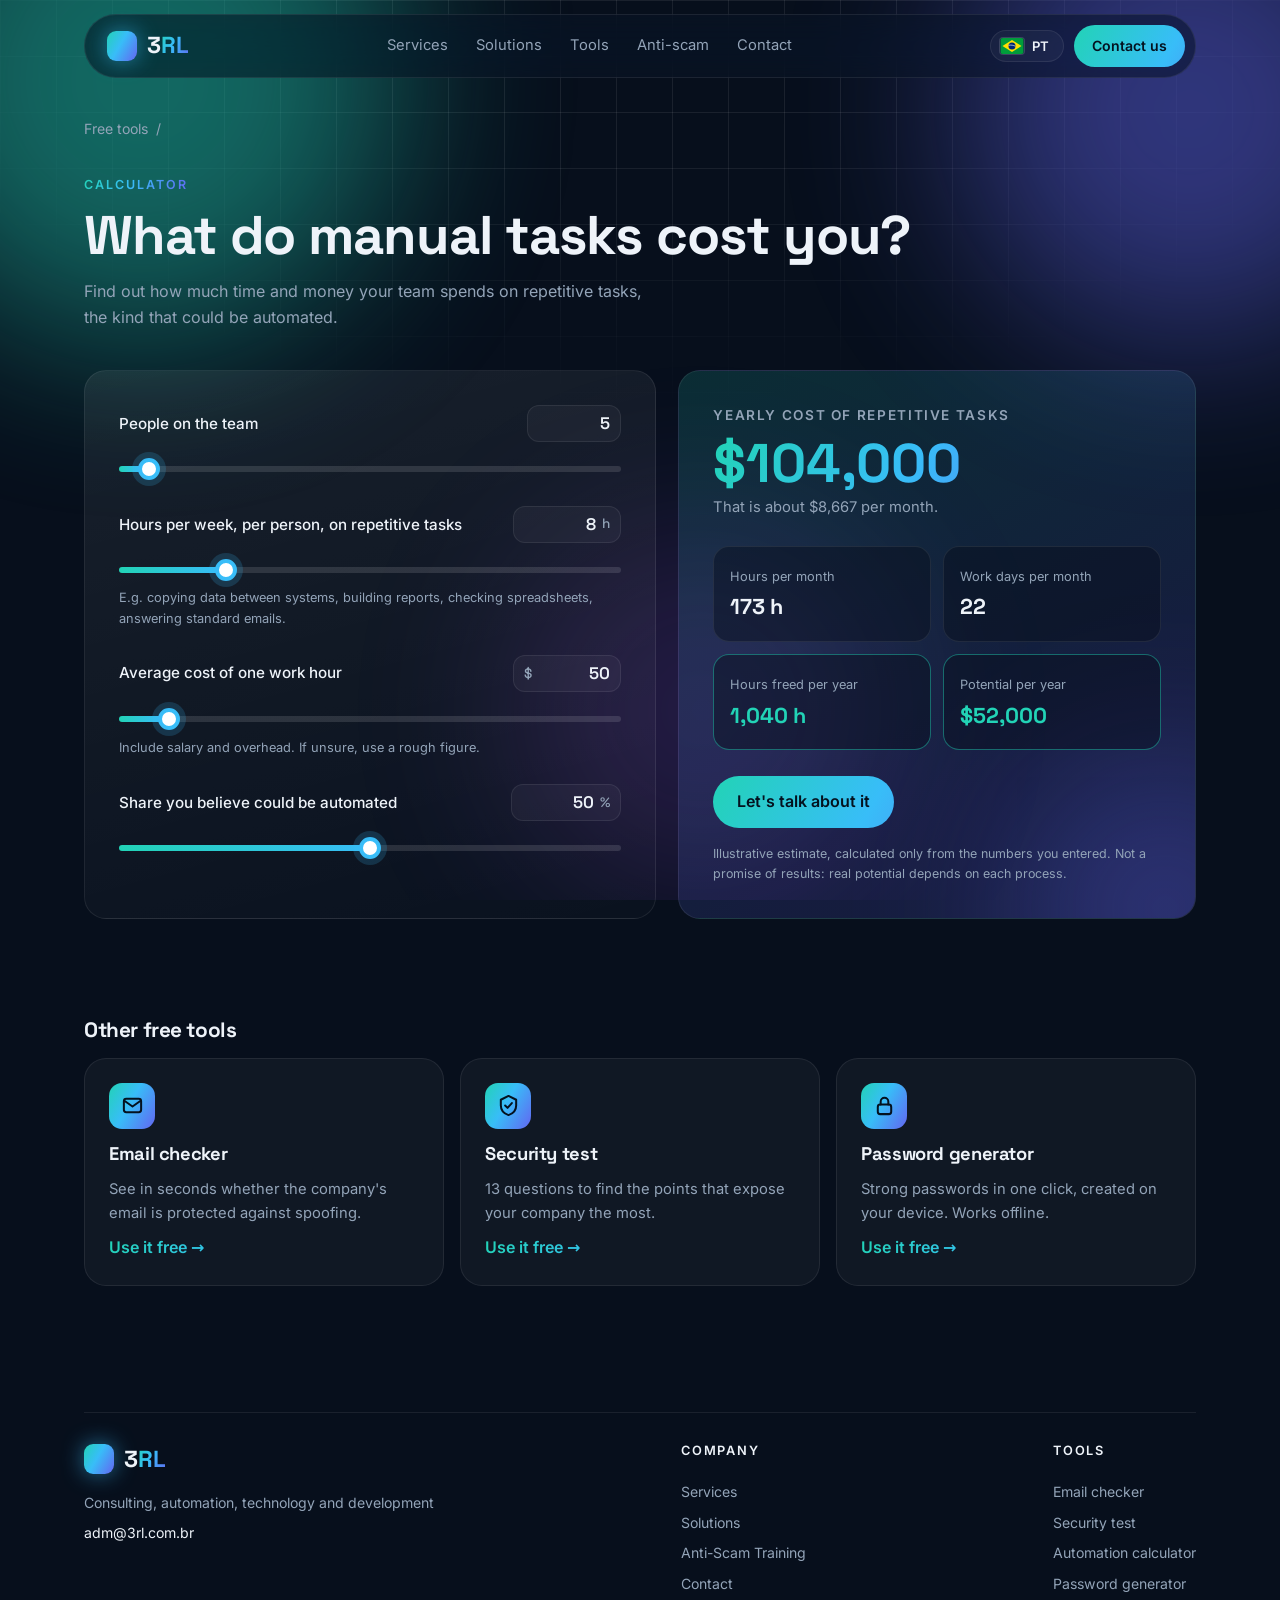
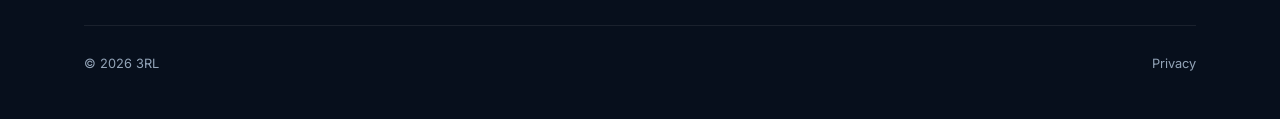
<file: ferramentas/calculadora-de-automacao.html>
<!DOCTYPE html>
<html lang="pt-BR">
<head>
<meta charset="utf-8">
<meta name="viewport" content="width=device-width, initial-scale=1">
<title>Calculadora de automação — 3RL</title>
<meta name="description" content="Descubra quanto tempo e dinheiro a sua equipe gasta com tarefas repetitivas que poderiam ser automatizadas.">
<meta property="og:title" content="Calculadora de automação — 3RL">
<meta property="og:description" content="Descubra quanto tempo e dinheiro a sua equipe gasta com tarefas repetitivas que poderiam ser automatizadas.">
<meta property="og:type" content="website">
<meta property="og:url" content="https://www.3rl.com.br/ferramentas/calculadora-de-automacao">
<meta property="og:image" content="https://www.3rl.com.br/og.jpg">
<meta property="og:image:type" content="image/jpeg">
<meta property="og:image:width" content="1200">
<meta property="og:image:height" content="630">
<meta property="og:image:alt" content="3RL — Consultoria, automação, tecnologia e desenvolvimento">
<meta property="og:site_name" content="3RL">
<meta property="og:locale" content="pt_BR">
<meta property="og:locale:alternate" content="en_US">
<meta name="twitter:card" content="summary_large_image">
<meta name="twitter:title" content="Calculadora de automação — 3RL">
<meta name="twitter:description" content="Descubra quanto tempo e dinheiro a sua equipe gasta com tarefas repetitivas que poderiam ser automatizadas.">
<meta name="twitter:image" content="https://www.3rl.com.br/og.jpg">
<meta name="theme-color" content="#070f1c">
<link rel="canonical" href="https://www.3rl.com.br/ferramentas/calculadora-de-automacao">
<link rel="icon" href="data:image/svg+xml,%3Csvg xmlns='http://www.w3.org/2000/svg' viewBox='0 0 64 64'%3E%3Cdefs%3E%3ClinearGradient id='g' x1='0' y1='0' x2='1' y2='1'%3E%3Cstop offset='0' stop-color='%2322d3b6'/%3E%3Cstop offset='1' stop-color='%236366f1'/%3E%3C/linearGradient%3E%3C/defs%3E%3Crect width='64' height='64' rx='16' fill='url(%23g)'/%3E%3Ctext x='32' y='42' font-family='Arial,Helvetica,sans-serif' font-size='24' font-weight='800' fill='%23070f1c' text-anchor='middle'%3E3RL%3C/text%3E%3C/svg%3E">
<link rel="preload" href="/fonts/inter-latin-400-normal.woff2" as="font" type="font/woff2" crossorigin>
<link rel="preload" href="/fonts/space-grotesk-latin-700-normal.woff2" as="font" type="font/woff2" crossorigin>
<link rel="stylesheet" href="/site.css">
</head><body>
<div class="bg" aria-hidden="true"><div class="blob b1"></div><div class="blob b2"></div><div class="blob b3"></div></div>

<div class="wrap">
<header>
  <nav class="nav">
    <a href="/" class="logo" aria-label="3RL"><i></i><span>3<b>RL</b></span></a>
    <div class="links">
      <a href="/#servicos" data-i18n="nav1">Serviços</a>
      <a href="/#solucoes" data-i18n="navPacks">Soluções</a>
      <a href="/ferramentas/" data-i18n="navTools">Ferramentas</a>
      <a href="/treinamento-antigolpe" data-i18n="navAg">Antigolpe</a>
      <a href="/#contato" data-i18n="nav3">Contato</a>
    </div>
    <div class="nav-right">
      <button class="lang" id="langBtn" type="button" aria-label="Switch to English"></button>
      <a href="/#contato" class="btn small" data-i18n="navContact">Fale conosco</a>
    </div>
  </nav>
</header>

<main>
<main>
  <nav class="crumb" aria-label="Navegação estrutural"><a href="/ferramentas/" data-i18n="crumbTools">Ferramentas gratuitas</a><span aria-hidden="true">/</span></nav>
  <section id="calculadora" class="page-top">
    <div class="reveal" style="margin-bottom:40px">
      <div class="eyebrow" data-i18n="calcEyebrow">Calculadora</div>
      <h1 class="page-h1" data-i18n="calcTitle">Quanto custam as tarefas manuais?</h1>
      <p class="sub" data-i18n="calcSub">Descubra quanto tempo e dinheiro a sua equipe gasta com tarefas repetitivas, aquelas que poderiam ser automatizadas.</p>
    </div>
    <div class="calc reveal">
      <div class="panel">
        <div class="field">
          <div class="field-top"><label for="qPeople" data-i18n="fPeople">Pessoas na equipe</label><div class="val"><input type="number" id="nPeople" min="1" max="500" value="5" inputmode="numeric" aria-label="Pessoas"></div></div>
          <input type="range" id="qPeople" min="1" max="100" value="5">
        </div>
        <div class="field">
          <div class="field-top"><label for="qHours" data-i18n="fHours">Horas por semana, por pessoa, em tarefas repetitivas</label><div class="val"><input type="number" id="nHours" min="0" max="60" value="8" inputmode="decimal" aria-label="Horas"><span>h</span></div></div>
          <input type="range" id="qHours" min="0" max="40" value="8">
          <small data-i18n="fHoursHint">Ex.: copiar dados entre sistemas, montar relatórios, conferir planilhas, responder e-mails padrão.</small>
        </div>
        <div class="field">
          <div class="field-top"><label for="qCost" data-i18n="fCost">Custo médio da hora de trabalho</label><div class="val"><span id="cur">R$</span><input type="number" id="nCost" min="0" max="2000" value="50" inputmode="decimal" aria-label="Custo"></div></div>
          <input type="range" id="qCost" min="10" max="500" step="5" value="50">
          <small data-i18n="fCostHint">Inclua salário e encargos. Na dúvida, use um valor aproximado.</small>
        </div>
        <div class="field">
          <div class="field-top"><label for="qAuto" data-i18n="fAuto">Parte que você acredita ser automatizável</label><div class="val"><input type="number" id="nAuto" min="0" max="100" value="50" inputmode="numeric" aria-label="Percentual"><span>%</span></div></div>
          <input type="range" id="qAuto" min="0" max="100" step="5" value="50">
        </div>
      </div>
      <div class="panel result" aria-live="polite">
        <div class="r-label" data-i18n="rYear">Custo por ano com tarefas repetitivas</div>
        <div class="big" id="oYear">R$ 0</div>
        <div class="r-sub" id="oMonthLine"></div>
        <div class="r-grid">
          <div class="r-box"><span data-i18n="rHours">Horas por mês</span><b id="oHours">0 h</b></div>
          <div class="r-box"><span data-i18n="rDays">Dias de trabalho por mês</span><b id="oDays">0</b></div>
          <div class="r-box hl"><span data-i18n="rFreeH">Horas liberadas por ano</span><b id="oFreeH">0 h</b></div>
          <div class="r-box hl"><span data-i18n="rSave">Potencial por ano</span><b id="oSave">R$ 0</b></div>
        </div>
        <a class="btn" id="calcCta" href="mailto:adm@3rl.com.br" data-i18n="calcCta">Quero conversar sobre isso</a>
        <p class="note" data-i18n="calcNote">Estimativa ilustrativa, calculada só com os números que você informou. Não é uma promessa de resultado: o potencial real depende de cada processo.</p>
      </div>
    </div>
  </section>

  <section class="more-tools">
    <h2 class="h-small" data-i18n="moreTools">Outras ferramentas gratuitas</h2>
    <div class="tgrid three">
      <a class="tcard reveal" href="/ferramentas/verificador-de-email">
        <span class="tic"><svg viewBox="0 0 24 24" aria-hidden="true"><rect x="3" y="5" width="18" height="14" rx="2.5"/><path d="m3.5 7 8.5 6 8.5-6"/></svg></span>
        <h3 data-i18n="tl1">Verificador de e-mail</h3>
        <p data-i18n="tl1d">Veja em segundos se o e-mail da empresa está protegido contra falsificação.</p>
        <span class="go" data-i18n="tlGo">Usar grátis →</span>
      </a>
      <a class="tcard reveal" href="/ferramentas/teste-de-seguranca">
        <span class="tic"><svg viewBox="0 0 24 24" aria-hidden="true"><path d="M12 2l8 4v6c0 5-3.5 8.5-8 10-4.5-1.5-8-5-8-10V6l8-4z"/><path d="m8.5 12 2.5 2.5 4.5-5"/></svg></span>
        <h3 data-i18n="tl2">Teste de segurança</h3>
        <p data-i18n="tl2d">13 perguntas para descobrir os pontos que mais expõem a sua empresa.</p>
        <span class="go" data-i18n="tlGo">Usar grátis →</span>
      </a>
      <a class="tcard reveal" href="/senhas/">
        <span class="tic"><svg viewBox="0 0 24 24" aria-hidden="true"><rect x="5" y="11" width="14" height="10" rx="2.5"/><path d="M8 11V8a4 4 0 0 1 8 0v3"/></svg></span>
        <h3 data-i18n="tl4">Gerador de senhas</h3>
        <p data-i18n="tl4d">Senhas fortes em um clique, criadas no seu aparelho. Funciona offline.</p>
        <span class="go" data-i18n="tlGo">Usar grátis →</span>
      </a>
    </div>
  </section>
</main>
</div>

<footer>
  <div class="wrap">
    <div class="fgrid">
      <div class="fbrand">
        <a href="/" class="logo" aria-label="3RL"><i></i><span>3<b>RL</b></span></a>
        <p data-i18n="foot">Consultoria, automação, tecnologia e desenvolvimento</p>
        <a class="fmail" href="mailto:adm@3rl.com.br">adm@3rl.com.br</a>
      </div>
      <div>
        <h3 data-i18n="fCompany">Empresa</h3>
        <a href="/#servicos" data-i18n="nav1">Serviços</a>
        <a href="/#solucoes" data-i18n="navPacks">Soluções</a>
        <a href="/treinamento-antigolpe" data-i18n="fAg">Treinamento Antigolpe</a>
        <a href="/#contato" data-i18n="nav3">Contato</a>
      </div>
      <div>
        <h3 data-i18n="navTools">Ferramentas</h3>
        <a href="/ferramentas/verificador-de-email" data-i18n="tl1">Verificador de e-mail</a>
        <a href="/ferramentas/teste-de-seguranca" data-i18n="tl2">Teste de segurança</a>
        <a href="/ferramentas/calculadora-de-automacao" data-i18n="tl3">Calculadora de automação</a>
        <a href="/senhas/" data-i18n="tl4">Gerador de senhas</a>
      </div>
    </div>
    <div class="fbottom">
      <span>© <span id="yr">2026</span> 3RL</span>
      <a href="/privacidade" data-i18n="fPriv">Privacidade</a>
    </div>
  </div>
</footer>
<script src="/site.js"></script>
</body>
</html>
</file>
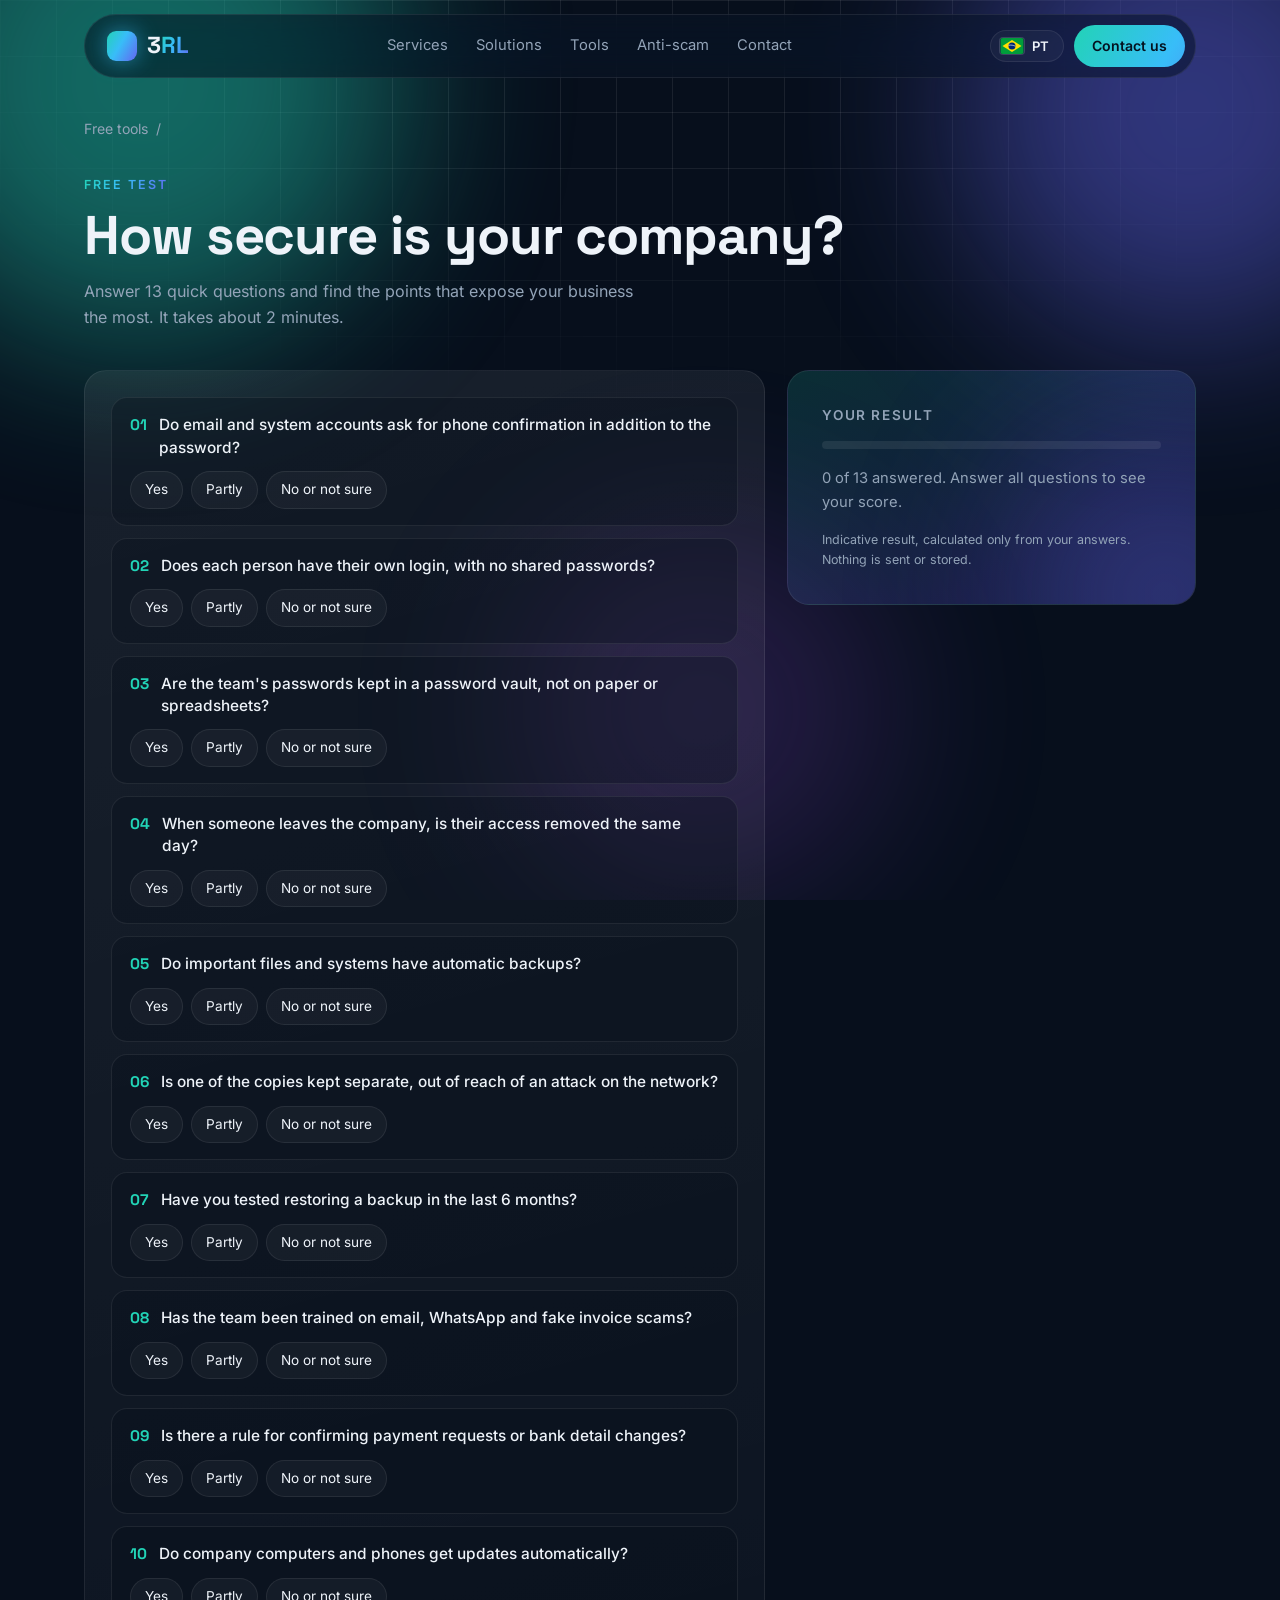
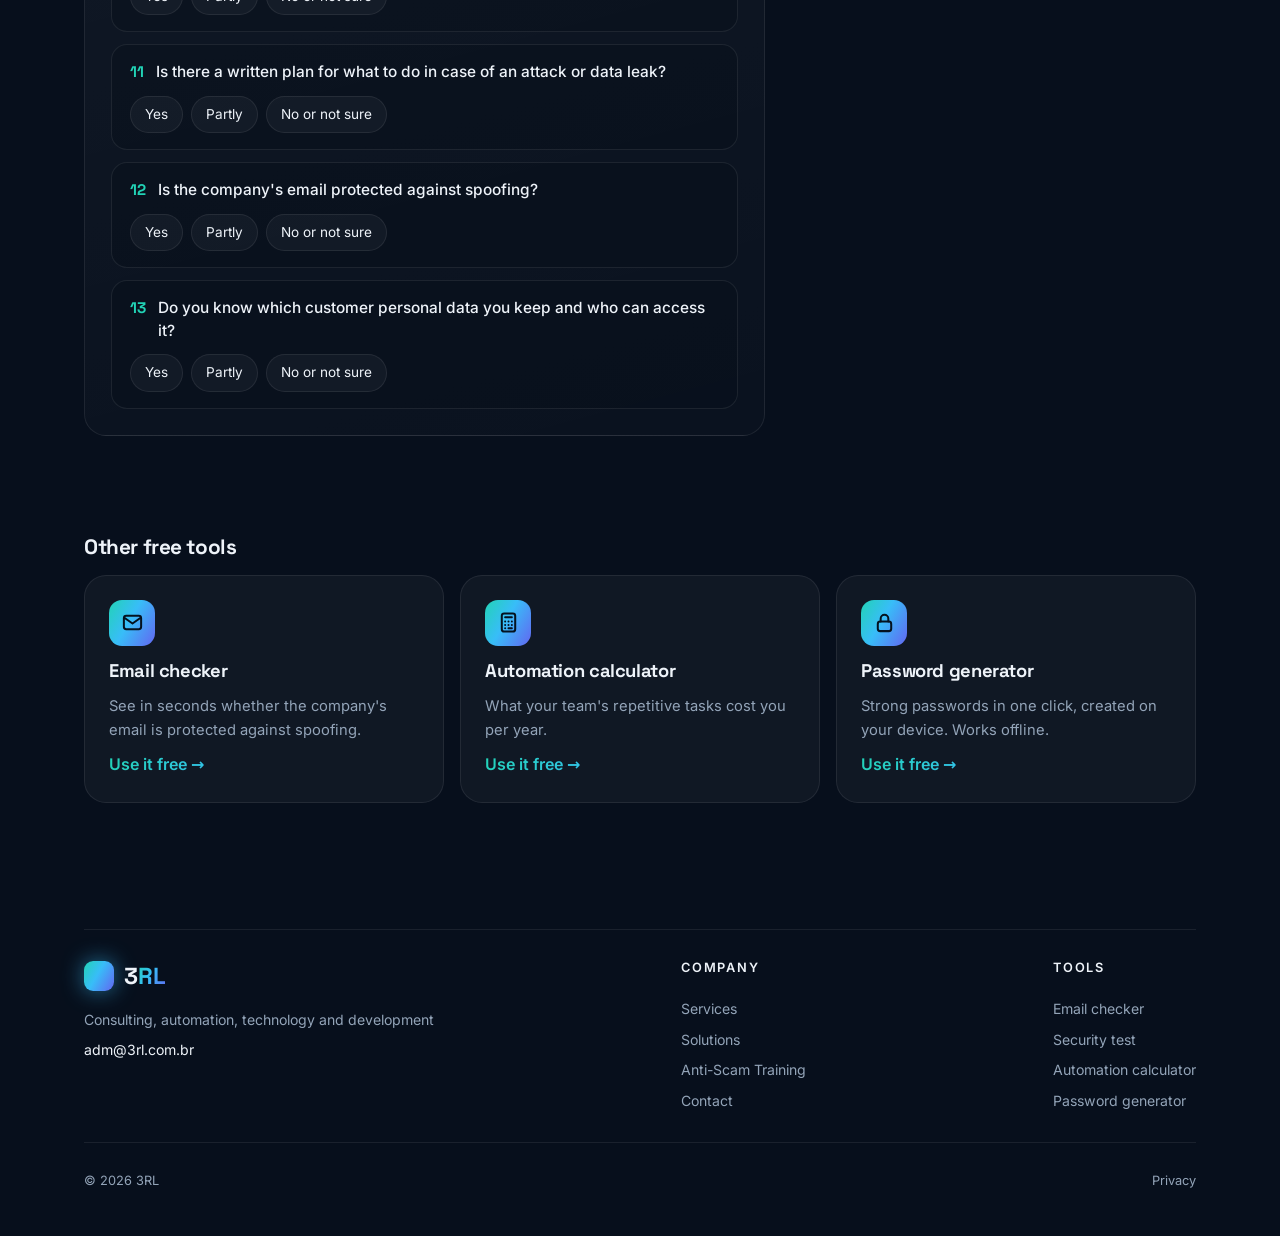
<file: ferramentas/teste-de-seguranca.html>
<!DOCTYPE html>
<html lang="pt-BR">
<head>
<meta charset="utf-8">
<meta name="viewport" content="width=device-width, initial-scale=1">
<title>Teste de segurança da empresa — 3RL</title>
<meta name="description" content="Responda 13 perguntas e descubra os pontos que mais expõem a sua empresa a ataques e golpes. Grátis, leva 2 minutos.">
<meta property="og:title" content="Teste de segurança da empresa — 3RL">
<meta property="og:description" content="Responda 13 perguntas e descubra os pontos que mais expõem a sua empresa a ataques e golpes. Grátis, leva 2 minutos.">
<meta property="og:type" content="website">
<meta property="og:url" content="https://www.3rl.com.br/ferramentas/teste-de-seguranca">
<meta property="og:image" content="https://www.3rl.com.br/og.jpg">
<meta property="og:image:type" content="image/jpeg">
<meta property="og:image:width" content="1200">
<meta property="og:image:height" content="630">
<meta property="og:image:alt" content="3RL — Consultoria, automação, tecnologia e desenvolvimento">
<meta property="og:site_name" content="3RL">
<meta property="og:locale" content="pt_BR">
<meta property="og:locale:alternate" content="en_US">
<meta name="twitter:card" content="summary_large_image">
<meta name="twitter:title" content="Teste de segurança da empresa — 3RL">
<meta name="twitter:description" content="Responda 13 perguntas e descubra os pontos que mais expõem a sua empresa a ataques e golpes. Grátis, leva 2 minutos.">
<meta name="twitter:image" content="https://www.3rl.com.br/og.jpg">
<meta name="theme-color" content="#070f1c">
<link rel="canonical" href="https://www.3rl.com.br/ferramentas/teste-de-seguranca">
<link rel="icon" href="data:image/svg+xml,%3Csvg xmlns='http://www.w3.org/2000/svg' viewBox='0 0 64 64'%3E%3Cdefs%3E%3ClinearGradient id='g' x1='0' y1='0' x2='1' y2='1'%3E%3Cstop offset='0' stop-color='%2322d3b6'/%3E%3Cstop offset='1' stop-color='%236366f1'/%3E%3C/linearGradient%3E%3C/defs%3E%3Crect width='64' height='64' rx='16' fill='url(%23g)'/%3E%3Ctext x='32' y='42' font-family='Arial,Helvetica,sans-serif' font-size='24' font-weight='800' fill='%23070f1c' text-anchor='middle'%3E3RL%3C/text%3E%3C/svg%3E">
<link rel="preload" href="/fonts/inter-latin-400-normal.woff2" as="font" type="font/woff2" crossorigin>
<link rel="preload" href="/fonts/space-grotesk-latin-700-normal.woff2" as="font" type="font/woff2" crossorigin>
<link rel="stylesheet" href="/site.css">
</head><body>
<div class="bg" aria-hidden="true"><div class="blob b1"></div><div class="blob b2"></div><div class="blob b3"></div></div>

<div class="wrap">
<header>
  <nav class="nav">
    <a href="/" class="logo" aria-label="3RL"><i></i><span>3<b>RL</b></span></a>
    <div class="links">
      <a href="/#servicos" data-i18n="nav1">Serviços</a>
      <a href="/#solucoes" data-i18n="navPacks">Soluções</a>
      <a href="/ferramentas/" data-i18n="navTools">Ferramentas</a>
      <a href="/treinamento-antigolpe" data-i18n="navAg">Antigolpe</a>
      <a href="/#contato" data-i18n="nav3">Contato</a>
    </div>
    <div class="nav-right">
      <button class="lang" id="langBtn" type="button" aria-label="Switch to English"></button>
      <a href="/#contato" class="btn small" data-i18n="navContact">Fale conosco</a>
    </div>
  </nav>
</header>

<main>
<main>
  <nav class="crumb" aria-label="Navegação estrutural"><a href="/ferramentas/" data-i18n="crumbTools">Ferramentas gratuitas</a><span aria-hidden="true">/</span></nav>
  <section id="maturidade" class="page-top">
    <div class="reveal" style="margin-bottom:40px">
      <div class="eyebrow" data-i18n="mEyebrow">Teste gratuito</div>
      <h1 class="page-h1" data-i18n="mTitle">Qual é o nível de segurança da sua empresa?</h1>
      <p class="sub" data-i18n="mSub">Responda 13 perguntas rápidas e descubra os pontos que mais expõem o seu negócio. Leva cerca de 2 minutos.</p>
    </div>
    <div class="mat reveal">
      <form class="panel mqs" id="mForm" novalidate>
        <fieldset class="mq" data-q="m1" data-w="3" data-pack="k7">
          <legend><span class="mn">01</span><span data-i18n="m1">As contas de e-mail e sistemas pedem confirmação pelo celular, além da senha?</span></legend>
          <div class="mopts">
            <label><input type="radio" name="m1" value="1"><span data-i18n="mYes">Sim</span></label>
            <label><input type="radio" name="m1" value="0.5"><span data-i18n="mPart">Em parte</span></label>
            <label><input type="radio" name="m1" value="0"><span data-i18n="mNo">Não ou não sei</span></label>
          </div>
        </fieldset>
        <fieldset class="mq" data-q="m2" data-w="2" data-pack="k7">
          <legend><span class="mn">02</span><span data-i18n="m2">Cada pessoa tem o próprio login, sem senhas compartilhadas?</span></legend>
          <div class="mopts">
            <label><input type="radio" name="m2" value="1"><span data-i18n="mYes">Sim</span></label>
            <label><input type="radio" name="m2" value="0.5"><span data-i18n="mPart">Em parte</span></label>
            <label><input type="radio" name="m2" value="0"><span data-i18n="mNo">Não ou não sei</span></label>
          </div>
        </fieldset>
        <fieldset class="mq" data-q="m3" data-w="2" data-pack="k7">
          <legend><span class="mn">03</span><span data-i18n="m3">As senhas da equipe ficam num cofre de senhas, e não em papel ou planilha?</span></legend>
          <div class="mopts">
            <label><input type="radio" name="m3" value="1"><span data-i18n="mYes">Sim</span></label>
            <label><input type="radio" name="m3" value="0.5"><span data-i18n="mPart">Em parte</span></label>
            <label><input type="radio" name="m3" value="0"><span data-i18n="mNo">Não ou não sei</span></label>
          </div>
        </fieldset>
        <fieldset class="mq" data-q="m4" data-w="2" data-pack="k7">
          <legend><span class="mn">04</span><span data-i18n="m4">Quando alguém sai da empresa, os acessos são cancelados no mesmo dia?</span></legend>
          <div class="mopts">
            <label><input type="radio" name="m4" value="1"><span data-i18n="mYes">Sim</span></label>
            <label><input type="radio" name="m4" value="0.5"><span data-i18n="mPart">Em parte</span></label>
            <label><input type="radio" name="m4" value="0"><span data-i18n="mNo">Não ou não sei</span></label>
          </div>
        </fieldset>
        <fieldset class="mq" data-q="m5" data-w="3" data-pack="k6">
          <legend><span class="mn">05</span><span data-i18n="m5">Os arquivos e sistemas importantes têm cópia de segurança automática?</span></legend>
          <div class="mopts">
            <label><input type="radio" name="m5" value="1"><span data-i18n="mYes">Sim</span></label>
            <label><input type="radio" name="m5" value="0.5"><span data-i18n="mPart">Em parte</span></label>
            <label><input type="radio" name="m5" value="0"><span data-i18n="mNo">Não ou não sei</span></label>
          </div>
        </fieldset>
        <fieldset class="mq" data-q="m6" data-w="3" data-pack="k6">
          <legend><span class="mn">06</span><span data-i18n="m6">Uma das cópias fica separada, fora do alcance de um ataque à rede?</span></legend>
          <div class="mopts">
            <label><input type="radio" name="m6" value="1"><span data-i18n="mYes">Sim</span></label>
            <label><input type="radio" name="m6" value="0.5"><span data-i18n="mPart">Em parte</span></label>
            <label><input type="radio" name="m6" value="0"><span data-i18n="mNo">Não ou não sei</span></label>
          </div>
        </fieldset>
        <fieldset class="mq" data-q="m7" data-w="2" data-pack="k6">
          <legend><span class="mn">07</span><span data-i18n="m7">Vocês testaram recuperar um backup nos últimos 6 meses?</span></legend>
          <div class="mopts">
            <label><input type="radio" name="m7" value="1"><span data-i18n="mYes">Sim</span></label>
            <label><input type="radio" name="m7" value="0.5"><span data-i18n="mPart">Em parte</span></label>
            <label><input type="radio" name="m7" value="0"><span data-i18n="mNo">Não ou não sei</span></label>
          </div>
        </fieldset>
        <fieldset class="mq" data-q="m8" data-w="3" data-pack="k8">
          <legend><span class="mn">08</span><span data-i18n="m8">A equipe já recebeu orientação sobre golpes por e-mail, WhatsApp e boletos falsos?</span></legend>
          <div class="mopts">
            <label><input type="radio" name="m8" value="1"><span data-i18n="mYes">Sim</span></label>
            <label><input type="radio" name="m8" value="0.5"><span data-i18n="mPart">Em parte</span></label>
            <label><input type="radio" name="m8" value="0"><span data-i18n="mNo">Não ou não sei</span></label>
          </div>
        </fieldset>
        <fieldset class="mq" data-q="m9" data-w="3" data-pack="k8">
          <legend><span class="mn">09</span><span data-i18n="m9">Existe uma regra para confirmar pedidos de pagamento ou troca de conta bancária?</span></legend>
          <div class="mopts">
            <label><input type="radio" name="m9" value="1"><span data-i18n="mYes">Sim</span></label>
            <label><input type="radio" name="m9" value="0.5"><span data-i18n="mPart">Em parte</span></label>
            <label><input type="radio" name="m9" value="0"><span data-i18n="mNo">Não ou não sei</span></label>
          </div>
        </fieldset>
        <fieldset class="mq" data-q="m10" data-w="2" data-pack="k9">
          <legend><span class="mn">10</span><span data-i18n="m10">Computadores e celulares da empresa recebem atualizações automaticamente?</span></legend>
          <div class="mopts">
            <label><input type="radio" name="m10" value="1"><span data-i18n="mYes">Sim</span></label>
            <label><input type="radio" name="m10" value="0.5"><span data-i18n="mPart">Em parte</span></label>
            <label><input type="radio" name="m10" value="0"><span data-i18n="mNo">Não ou não sei</span></label>
          </div>
        </fieldset>
        <fieldset class="mq" data-q="m11" data-w="2" data-pack="k9">
          <legend><span class="mn">11</span><span data-i18n="m11">Existe um plano escrito do que fazer em caso de ataque ou vazamento?</span></legend>
          <div class="mopts">
            <label><input type="radio" name="m11" value="1"><span data-i18n="mYes">Sim</span></label>
            <label><input type="radio" name="m11" value="0.5"><span data-i18n="mPart">Em parte</span></label>
            <label><input type="radio" name="m11" value="0"><span data-i18n="mNo">Não ou não sei</span></label>
          </div>
        </fieldset>
        <fieldset class="mq" data-q="m12" data-w="2" data-pack="k2">
          <legend><span class="mn">12</span><span data-i18n="m12">O e-mail da empresa está protegido contra falsificação?</span></legend>
          <div class="mopts">
            <label><input type="radio" name="m12" value="1"><span data-i18n="mYes">Sim</span></label>
            <label><input type="radio" name="m12" value="0.5"><span data-i18n="mPart">Em parte</span></label>
            <label><input type="radio" name="m12" value="0"><span data-i18n="mNo">Não ou não sei</span></label>
          </div>
        </fieldset>
        <fieldset class="mq" data-q="m13" data-w="2" data-pack="k5">
          <legend><span class="mn">13</span><span data-i18n="m13">Vocês sabem quais dados pessoais de clientes guardam e quem tem acesso a eles?</span></legend>
          <div class="mopts">
            <label><input type="radio" name="m13" value="1"><span data-i18n="mYes">Sim</span></label>
            <label><input type="radio" name="m13" value="0.5"><span data-i18n="mPart">Em parte</span></label>
            <label><input type="radio" name="m13" value="0"><span data-i18n="mNo">Não ou não sei</span></label>
          </div>
        </fieldset>
      </form>
      <div class="panel result mres" aria-live="polite">
        <div class="r-label" data-i18n="mResLabel">Seu resultado</div>
        <div class="mprog"><span id="mBar"></span></div>
        <div id="mOut"></div>
        <a class="btn" id="mCta" href="mailto:adm@3rl.com.br" hidden data-i18n="mCta">Quero melhorar esses pontos</a>
        <button class="mreset" id="mReset" type="button" hidden data-i18n="mReset">Refazer o teste</button>
        <p class="note" data-i18n="mNote">Resultado indicativo, calculado só com as suas respostas. Nada é enviado nem armazenado.</p>
      </div>
    </div>
  </section>

  <section class="more-tools">
    <h2 class="h-small" data-i18n="moreTools">Outras ferramentas gratuitas</h2>
    <div class="tgrid three">
      <a class="tcard reveal" href="/ferramentas/verificador-de-email">
        <span class="tic"><svg viewBox="0 0 24 24" aria-hidden="true"><rect x="3" y="5" width="18" height="14" rx="2.5"/><path d="m3.5 7 8.5 6 8.5-6"/></svg></span>
        <h3 data-i18n="tl1">Verificador de e-mail</h3>
        <p data-i18n="tl1d">Veja em segundos se o e-mail da empresa está protegido contra falsificação.</p>
        <span class="go" data-i18n="tlGo">Usar grátis →</span>
      </a>
      <a class="tcard reveal" href="/ferramentas/calculadora-de-automacao">
        <span class="tic"><svg viewBox="0 0 24 24" aria-hidden="true"><rect x="5" y="2.5" width="14" height="19" rx="2.5"/><path d="M8.5 6.5h7M8.5 11h.01M12 11h.01M15.5 11h.01M8.5 14.5h.01M12 14.5h.01M15.5 14.5h.01M8.5 18h.01M12 18h3.5"/></svg></span>
        <h3 data-i18n="tl3">Calculadora de automação</h3>
        <p data-i18n="tl3d">Quanto custam, por ano, as tarefas repetitivas da sua equipe.</p>
        <span class="go" data-i18n="tlGo">Usar grátis →</span>
      </a>
      <a class="tcard reveal" href="/senhas/">
        <span class="tic"><svg viewBox="0 0 24 24" aria-hidden="true"><rect x="5" y="11" width="14" height="10" rx="2.5"/><path d="M8 11V8a4 4 0 0 1 8 0v3"/></svg></span>
        <h3 data-i18n="tl4">Gerador de senhas</h3>
        <p data-i18n="tl4d">Senhas fortes em um clique, criadas no seu aparelho. Funciona offline.</p>
        <span class="go" data-i18n="tlGo">Usar grátis →</span>
      </a>
    </div>
  </section>
</main>
</div>

<footer>
  <div class="wrap">
    <div class="fgrid">
      <div class="fbrand">
        <a href="/" class="logo" aria-label="3RL"><i></i><span>3<b>RL</b></span></a>
        <p data-i18n="foot">Consultoria, automação, tecnologia e desenvolvimento</p>
        <a class="fmail" href="mailto:adm@3rl.com.br">adm@3rl.com.br</a>
      </div>
      <div>
        <h3 data-i18n="fCompany">Empresa</h3>
        <a href="/#servicos" data-i18n="nav1">Serviços</a>
        <a href="/#solucoes" data-i18n="navPacks">Soluções</a>
        <a href="/treinamento-antigolpe" data-i18n="fAg">Treinamento Antigolpe</a>
        <a href="/#contato" data-i18n="nav3">Contato</a>
      </div>
      <div>
        <h3 data-i18n="navTools">Ferramentas</h3>
        <a href="/ferramentas/verificador-de-email" data-i18n="tl1">Verificador de e-mail</a>
        <a href="/ferramentas/teste-de-seguranca" data-i18n="tl2">Teste de segurança</a>
        <a href="/ferramentas/calculadora-de-automacao" data-i18n="tl3">Calculadora de automação</a>
        <a href="/senhas/" data-i18n="tl4">Gerador de senhas</a>
      </div>
    </div>
    <div class="fbottom">
      <span>© <span id="yr">2026</span> 3RL</span>
      <a href="/privacidade" data-i18n="fPriv">Privacidade</a>
    </div>
  </div>
</footer>
<script src="/site.js"></script>
</body>
</html>
</file>
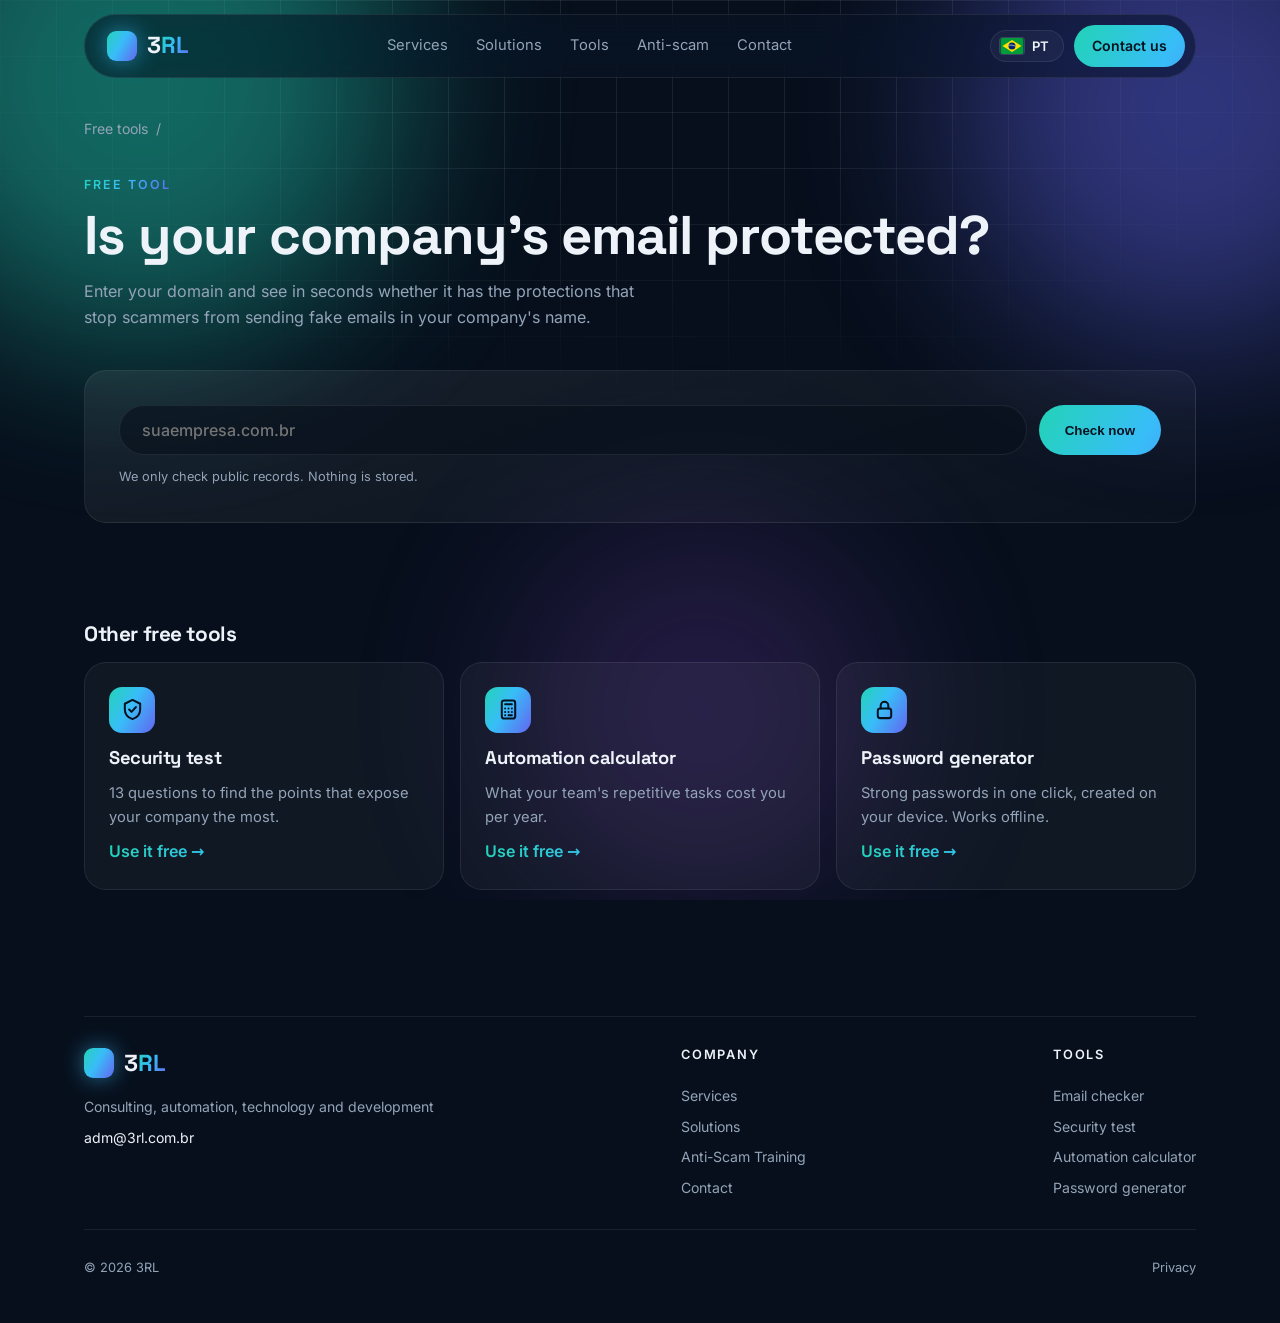
<file: ferramentas/verificador-de-email.html>
<!DOCTYPE html>
<html lang="pt-BR">
<head>
<meta charset="utf-8">
<meta name="viewport" content="width=device-width, initial-scale=1">
<title>Verificador de e-mail — 3RL</title>
<meta name="description" content="Veja em segundos se o e-mail da sua empresa está protegido contra falsificação. Grátis e sem cadastro.">
<meta property="og:title" content="Verificador de e-mail — 3RL">
<meta property="og:description" content="Veja em segundos se o e-mail da sua empresa está protegido contra falsificação. Grátis e sem cadastro.">
<meta property="og:type" content="website">
<meta property="og:url" content="https://www.3rl.com.br/ferramentas/verificador-de-email">
<meta property="og:image" content="https://www.3rl.com.br/og.jpg">
<meta property="og:image:type" content="image/jpeg">
<meta property="og:image:width" content="1200">
<meta property="og:image:height" content="630">
<meta property="og:image:alt" content="3RL — Consultoria, automação, tecnologia e desenvolvimento">
<meta property="og:site_name" content="3RL">
<meta property="og:locale" content="pt_BR">
<meta property="og:locale:alternate" content="en_US">
<meta name="twitter:card" content="summary_large_image">
<meta name="twitter:title" content="Verificador de e-mail — 3RL">
<meta name="twitter:description" content="Veja em segundos se o e-mail da sua empresa está protegido contra falsificação. Grátis e sem cadastro.">
<meta name="twitter:image" content="https://www.3rl.com.br/og.jpg">
<meta name="theme-color" content="#070f1c">
<link rel="canonical" href="https://www.3rl.com.br/ferramentas/verificador-de-email">
<link rel="icon" href="data:image/svg+xml,%3Csvg xmlns='http://www.w3.org/2000/svg' viewBox='0 0 64 64'%3E%3Cdefs%3E%3ClinearGradient id='g' x1='0' y1='0' x2='1' y2='1'%3E%3Cstop offset='0' stop-color='%2322d3b6'/%3E%3Cstop offset='1' stop-color='%236366f1'/%3E%3C/linearGradient%3E%3C/defs%3E%3Crect width='64' height='64' rx='16' fill='url(%23g)'/%3E%3Ctext x='32' y='42' font-family='Arial,Helvetica,sans-serif' font-size='24' font-weight='800' fill='%23070f1c' text-anchor='middle'%3E3RL%3C/text%3E%3C/svg%3E">
<link rel="preload" href="/fonts/inter-latin-400-normal.woff2" as="font" type="font/woff2" crossorigin>
<link rel="preload" href="/fonts/space-grotesk-latin-700-normal.woff2" as="font" type="font/woff2" crossorigin>
<link rel="stylesheet" href="/site.css">
</head><body>
<div class="bg" aria-hidden="true"><div class="blob b1"></div><div class="blob b2"></div><div class="blob b3"></div></div>

<div class="wrap">
<header>
  <nav class="nav">
    <a href="/" class="logo" aria-label="3RL"><i></i><span>3<b>RL</b></span></a>
    <div class="links">
      <a href="/#servicos" data-i18n="nav1">Serviços</a>
      <a href="/#solucoes" data-i18n="navPacks">Soluções</a>
      <a href="/ferramentas/" data-i18n="navTools">Ferramentas</a>
      <a href="/treinamento-antigolpe" data-i18n="navAg">Antigolpe</a>
      <a href="/#contato" data-i18n="nav3">Contato</a>
    </div>
    <div class="nav-right">
      <button class="lang" id="langBtn" type="button" aria-label="Switch to English"></button>
      <a href="/#contato" class="btn small" data-i18n="navContact">Fale conosco</a>
    </div>
  </nav>
</header>

<main>
<main>
  <nav class="crumb" aria-label="Navegação estrutural"><a href="/ferramentas/" data-i18n="crumbTools">Ferramentas gratuitas</a><span aria-hidden="true">/</span></nav>
  <section id="verificador" class="page-top">
    <div class="reveal" style="margin-bottom:40px">
      <div class="eyebrow" data-i18n="vEyebrow">Ferramenta gratuita</div>
      <h1 class="page-h1" data-i18n="vTitle">O e-mail da sua empresa está protegido?</h1>
      <p class="sub" data-i18n="vSub">Digite o domínio e veja em segundos se ele tem as proteções que impedem golpistas de enviar e-mails falsos em nome da sua empresa.</p>
    </div>
    <div class="checker reveal">
      <form class="vform" id="vForm" novalidate>
        <input id="vDomain" type="text" inputmode="url" autocomplete="off" autocapitalize="off" spellcheck="false" placeholder="suaempresa.com.br" aria-label="Domínio">
        <button class="btn" id="vBtn" type="submit" data-i18n="vBtn">Verificar agora</button>
      </form>
      <p class="vhint" data-i18n="vHint">Consultamos apenas registros públicos. Nada é armazenado.</p>
      <div class="vout" id="vOut" aria-live="polite"></div>
    </div>
  </section>

  <section class="more-tools">
    <h2 class="h-small" data-i18n="moreTools">Outras ferramentas gratuitas</h2>
    <div class="tgrid three">
      <a class="tcard reveal" href="/ferramentas/teste-de-seguranca">
        <span class="tic"><svg viewBox="0 0 24 24" aria-hidden="true"><path d="M12 2l8 4v6c0 5-3.5 8.5-8 10-4.5-1.5-8-5-8-10V6l8-4z"/><path d="m8.5 12 2.5 2.5 4.5-5"/></svg></span>
        <h3 data-i18n="tl2">Teste de segurança</h3>
        <p data-i18n="tl2d">13 perguntas para descobrir os pontos que mais expõem a sua empresa.</p>
        <span class="go" data-i18n="tlGo">Usar grátis →</span>
      </a>
      <a class="tcard reveal" href="/ferramentas/calculadora-de-automacao">
        <span class="tic"><svg viewBox="0 0 24 24" aria-hidden="true"><rect x="5" y="2.5" width="14" height="19" rx="2.5"/><path d="M8.5 6.5h7M8.5 11h.01M12 11h.01M15.5 11h.01M8.5 14.5h.01M12 14.5h.01M15.5 14.5h.01M8.5 18h.01M12 18h3.5"/></svg></span>
        <h3 data-i18n="tl3">Calculadora de automação</h3>
        <p data-i18n="tl3d">Quanto custam, por ano, as tarefas repetitivas da sua equipe.</p>
        <span class="go" data-i18n="tlGo">Usar grátis →</span>
      </a>
      <a class="tcard reveal" href="/senhas/">
        <span class="tic"><svg viewBox="0 0 24 24" aria-hidden="true"><rect x="5" y="11" width="14" height="10" rx="2.5"/><path d="M8 11V8a4 4 0 0 1 8 0v3"/></svg></span>
        <h3 data-i18n="tl4">Gerador de senhas</h3>
        <p data-i18n="tl4d">Senhas fortes em um clique, criadas no seu aparelho. Funciona offline.</p>
        <span class="go" data-i18n="tlGo">Usar grátis →</span>
      </a>
    </div>
  </section>
</main>
</div>

<footer>
  <div class="wrap">
    <div class="fgrid">
      <div class="fbrand">
        <a href="/" class="logo" aria-label="3RL"><i></i><span>3<b>RL</b></span></a>
        <p data-i18n="foot">Consultoria, automação, tecnologia e desenvolvimento</p>
        <a class="fmail" href="mailto:adm@3rl.com.br">adm@3rl.com.br</a>
      </div>
      <div>
        <h3 data-i18n="fCompany">Empresa</h3>
        <a href="/#servicos" data-i18n="nav1">Serviços</a>
        <a href="/#solucoes" data-i18n="navPacks">Soluções</a>
        <a href="/treinamento-antigolpe" data-i18n="fAg">Treinamento Antigolpe</a>
        <a href="/#contato" data-i18n="nav3">Contato</a>
      </div>
      <div>
        <h3 data-i18n="navTools">Ferramentas</h3>
        <a href="/ferramentas/verificador-de-email" data-i18n="tl1">Verificador de e-mail</a>
        <a href="/ferramentas/teste-de-seguranca" data-i18n="tl2">Teste de segurança</a>
        <a href="/ferramentas/calculadora-de-automacao" data-i18n="tl3">Calculadora de automação</a>
        <a href="/senhas/" data-i18n="tl4">Gerador de senhas</a>
      </div>
    </div>
    <div class="fbottom">
      <span>© <span id="yr">2026</span> 3RL</span>
      <a href="/privacidade" data-i18n="fPriv">Privacidade</a>
    </div>
  </div>
</footer>
<script src="/site.js"></script>
</body>
</html>
</file>
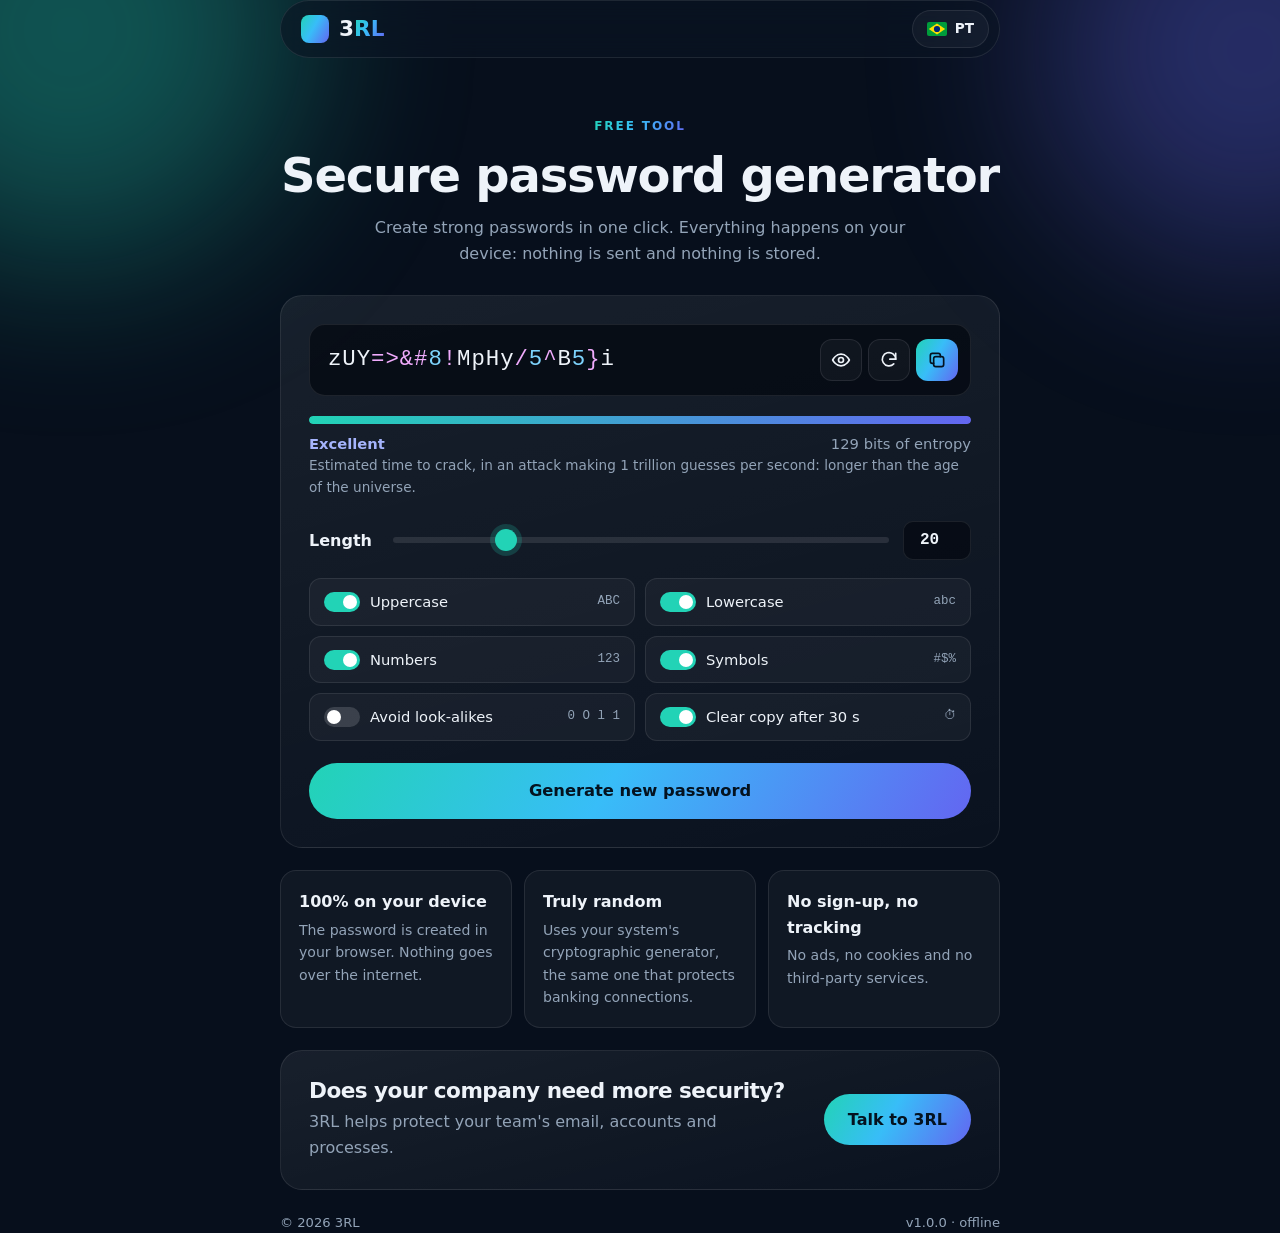
<file: senhas/gerador-senhas-3rl.html>
<!DOCTYPE html>
<html lang="pt-BR">
<head>
<meta charset="utf-8">
<meta http-equiv="Content-Security-Policy" content="default-src 'none'; script-src 'sha256-MoeL9BGx3vtWQKtLbZP7scGAhL79FARq4Af54QLQNLc='; style-src 'sha256-Res+TsX5zrVFI251edAttkVLi8axYh6THS2QOnyVOFg='; img-src data: 'self'; base-uri 'none'; form-action 'none'">
<meta name="viewport" content="width=device-width, initial-scale=1">
<meta name="referrer" content="no-referrer">
<title>Gerador de Senhas Seguras — 3RL</title>
<meta name="description" content="Gerador de senhas fortes e gratuito da 3RL. Tudo acontece no seu aparelho: nada é enviado nem armazenado. Funciona offline.">
<meta name="theme-color" content="#070f1c">
<link rel="icon" href="data:image/svg+xml,%3Csvg xmlns='http://www.w3.org/2000/svg' viewBox='0 0 64 64'%3E%3Cdefs%3E%3ClinearGradient id='g' x1='0' y1='0' x2='1' y2='1'%3E%3Cstop offset='0' stop-color='%2322d3b6'/%3E%3Cstop offset='1' stop-color='%236366f1'/%3E%3C/linearGradient%3E%3C/defs%3E%3Crect width='64' height='64' rx='16' fill='url(%23g)'/%3E%3Ctext x='32' y='42' font-family='Arial,Helvetica,sans-serif' font-size='24' font-weight='800' fill='%23070f1c' text-anchor='middle'%3E3RL%3C/text%3E%3C/svg%3E">

<style>:root{--bg:#070f1c;--ink:#eef3f9;--muted:#93a4b8;--line:rgba(255,255,255,.09);--glass:rgba(255,255,255,.04);--glass2:rgba(255,255,255,.08);--c1:#22d3b6;--c2:#38bdf8;--c3:#6366f1;--grad:linear-gradient(120deg,var(--c1),var(--c2) 45%,var(--c3));--r:22px;--mono:ui-monospace,"SF Mono","Cascadia Mono","Roboto Mono",Menlo,Consolas,monospace}
*{box-sizing:border-box;margin:0;padding:0}
body{font-family:system-ui,-apple-system,"Segoe UI",Roboto,Arial,sans-serif;background:var(--bg);color:var(--ink);line-height:1.6;-webkit-font-smoothing:antialiased;min-height:100vh;overflow-x:hidden}
a{color:inherit}
button,input{font:inherit;color:inherit}
.wrap{max-width:760px;margin:0 auto;padding:0 20px}
h1,h2{letter-spacing:-.025em;line-height:1.15}
.sr{position:absolute;width:1px;height:1px;overflow:hidden;clip:rect(0 0 0 0)}
.muted{color:var(--muted)}
.small{font-size:.85rem}
.bg{position:fixed;inset:0;z-index:-1;overflow:hidden;pointer-events:none}
.blob{position:absolute;border-radius:50%;filter:blur(90px);opacity:.35}
.b1{width:460px;height:460px;background:var(--c1);top:-200px;left:-160px}
.b2{width:420px;height:420px;background:var(--c3);top:-160px;right:-180px}
header{padding-top:16px}
.nav{display:flex;align-items:center;justify-content:space-between;height:58px;padding:0 10px 0 20px;background:rgba(10,20,36,.6);backdrop-filter:blur(14px);-webkit-backdrop-filter:blur(14px);border:1px solid var(--line);border-radius:999px}
.logo{font-weight:700;font-size:1.35rem;text-decoration:none;display:flex;align-items:center;gap:10px}
.logo i{width:28px;height:28px;border-radius:8px;background:var(--grad);display:inline-block}
.logo b{background:var(--grad);-webkit-background-clip:text;background-clip:text;color:transparent}
.lang{display:inline-flex;align-items:center;gap:8px;background:var(--glass);border:1px solid var(--line);border-radius:999px;padding:7px 14px;cursor:pointer;font-size:.85rem;font-weight:600}
.lang:hover{background:var(--glass2)}
.lang svg{width:20px;height:14px;border-radius:2px;display:block}
.hero{padding:54px 0 28px;text-align:center}
.eyebrow{font-size:.75rem;font-weight:600;letter-spacing:.16em;text-transform:uppercase;background:var(--grad);-webkit-background-clip:text;background-clip:text;color:transparent;margin-bottom:12px;display:inline-block}
h1{font-size:clamp(2rem,5.5vw,3rem);margin-bottom:12px}
.sub{color:var(--muted);max-width:540px;margin:0 auto}
.card{border-radius:var(--r);padding:28px;border:1px solid var(--line);background:linear-gradient(165deg,rgba(255,255,255,.07),rgba(255,255,255,.015))}
.pwbox{position:relative;display:flex;align-items:center;gap:10px;background:rgba(3,8,16,.7);border:1px solid var(--line);border-radius:16px;padding:14px 12px 14px 18px;min-height:72px}
.pw{flex:1;font-family:var(--mono);font-size:clamp(1.05rem,3.6vw,1.4rem);letter-spacing:.04em;word-break:break-all;line-height:1.45;user-select:all}
.pw .d{color:#7dd3fc}.pw .s{color:#f0abfc}
.pwact{display:flex;gap:6px;flex-shrink:0}
.ic{width:42px;height:42px;border-radius:12px;border:1px solid var(--line);background:var(--glass);display:grid;place-items:center;cursor:pointer;transition:background .2s,transform .1s}
.ic:hover{background:var(--glass2)}.ic:active{transform:scale(.94)}
.ic.main{background:var(--grad);border:0;color:#04121f}
.ic svg{width:20px;height:20px;fill:none;stroke:currentColor;stroke-width:2;stroke-linecap:round;stroke-linejoin:round}
.ic .off{display:none}
.ic.hidden .off{display:inline}
.toast{position:absolute;right:10px;top:-14px;transform:translateY(-100%);background:var(--c1);color:#04121f;font-size:.8rem;font-weight:700;padding:5px 12px;border-radius:999px;opacity:0;transition:opacity .25s;pointer-events:none;white-space:nowrap}
.toast.on{opacity:1}
.meter{margin:20px 0 6px}
.bar{height:8px;border-radius:99px;background:rgba(255,255,255,.07);overflow:hidden}
.bar span{display:block;height:100%;width:0;border-radius:99px;transition:width .35s,background .35s}
.mrow{display:flex;justify-content:space-between;align-items:baseline;margin-top:8px;font-size:.92rem}
.len{display:flex;align-items:center;gap:14px;margin:22px 0 18px}
.len label{font-weight:600;min-width:70px}
.len input[type=range]{flex:1;-webkit-appearance:none;appearance:none;height:6px;border-radius:99px;background:rgba(255,255,255,.1);outline-offset:6px}
.len input[type=range]::-webkit-slider-thumb{-webkit-appearance:none;width:22px;height:22px;border-radius:50%;background:var(--c1);box-shadow:0 0 0 5px rgba(34,211,182,.2);cursor:pointer}
.len input[type=range]::-moz-range-thumb{width:22px;height:22px;border:0;border-radius:50%;background:var(--c1);box-shadow:0 0 0 5px rgba(34,211,182,.2);cursor:pointer}
.len input[type=number]{width:68px;text-align:center;background:rgba(3,8,16,.7);border:1px solid var(--line);border-radius:10px;padding:6px 4px;font-family:var(--mono);font-weight:700}
.opts{display:grid;grid-template-columns:1fr 1fr;gap:10px;margin-bottom:22px}
.opt{display:flex;align-items:center;gap:10px;padding:11px 14px;border-radius:12px;background:var(--glass);border:1px solid var(--line);cursor:pointer;font-size:.92rem;user-select:none}
.opt:hover{background:var(--glass2)}
.opt code{margin-left:auto;font-family:var(--mono);color:var(--muted);font-size:.78rem}
.opt input{-webkit-appearance:none;appearance:none;width:36px;height:20px;border-radius:99px;background:rgba(255,255,255,.15);position:relative;flex-shrink:0;cursor:pointer;transition:background .2s}
.opt input::after{content:"";position:absolute;top:3px;left:3px;width:14px;height:14px;border-radius:50%;background:#fff;transition:transform .2s}
.opt input:checked{background:var(--c1)}
.opt input:checked::after{transform:translateX(16px)}
.opt input:focus-visible,.btn:focus-visible,.ic:focus-visible,.lang:focus-visible{outline:2px solid var(--c2);outline-offset:2px}
.btn{white-space:nowrap;display:inline-flex;align-items:center;justify-content:center;gap:8px;background:var(--grad);color:#04121f;font-weight:700;text-decoration:none;padding:13px 24px;border-radius:999px;border:0;cursor:pointer;transition:transform .15s,box-shadow .2s}
.btn:hover{box-shadow:0 10px 30px -10px var(--c2)}.btn:active{transform:scale(.98)}
.btn.wide{width:100%;padding:15px;font-size:1.02rem}
.btn.ghost{background:var(--glass);color:var(--ink);border:1px solid var(--line)}
.feats{display:grid;grid-template-columns:repeat(3,1fr);gap:12px;margin:22px 0}
.feat{padding:18px;border-radius:16px;border:1px solid var(--line);background:var(--glass)}
.feat b{display:block;margin-bottom:4px}
.feat p{color:var(--muted);font-size:.88rem}
.dl h2,.cta h2{font-size:1.35rem;margin-bottom:6px}
.dl .row{display:flex;flex-wrap:wrap;gap:10px;margin:16px 0 10px}
.dl details{margin-top:12px;font-size:.88rem;color:var(--muted)}
.dl summary{cursor:pointer;color:var(--ink)}
.dl code{font-family:var(--mono);font-size:.78rem;word-break:break-all;display:block;margin:8px 0;padding:10px;border-radius:10px;background:rgba(3,8,16,.7);border:1px solid var(--line);color:var(--ink)}
.cta{display:flex;align-items:center;justify-content:space-between;gap:18px;margin:22px 0}
footer{display:flex;justify-content:space-between;padding:10px 20px 40px;color:var(--muted);font-size:.82rem}
.clip{position:fixed;left:-9999px;top:0;opacity:0}
[hidden]{display:none!important}
@media (max-width:620px){.opts,.feats{grid-template-columns:1fr}.cta{flex-direction:column;align-items:flex-start}.card{padding:20px}.pwbox{flex-direction:column;align-items:stretch}.pwact{justify-content:flex-end}.hero{padding-top:36px}}
@media (prefers-reduced-motion:reduce){*{transition:none!important}}</style>
</head>
<body>
<div class="bg" aria-hidden="true"><span class="blob b1"></span><span class="blob b2"></span></div>

<header class="wrap">
  <nav class="nav">
    <a href="https://www.3rl.com.br/" class="logo" aria-label="3RL"><i></i><span>3<b>RL</b></span></a>
    <button class="lang" id="langBtn" type="button"></button>
  </nav>
</header>

<main class="wrap">
  <section class="hero">
    <div class="eyebrow" data-i18n="eyebrow">Ferramenta gratuita</div>
    <h1 data-i18n="title">Gerador de senhas seguras</h1>
    <p class="sub" data-i18n="sub">Crie senhas fortes em um clique. Tudo acontece no seu aparelho: nada é enviado e nada é armazenado.</p>
  </section>

  <section class="card tool" aria-labelledby="pwLabel">
    <span id="pwLabel" class="sr" data-i18n="pwLabel">Senha gerada</span>
    <div class="pwbox">
      <output id="pw" class="pw" aria-live="polite"></output>
      <div class="pwact">
        <button class="ic" id="eyeBtn" type="button" data-i18n-aria="hide" aria-label="Ocultar">
          <svg viewBox="0 0 24 24" aria-hidden="true"><path id="eyePath" d="M2 12s3.6-7 10-7 10 7 10 7-3.6 7-10 7S2 12 2 12Z"/><circle id="eyeDot" cx="12" cy="12" r="3"/><path id="eyeSlash" class="off" d="M3 3l18 18"/></svg>
        </button>
        <button class="ic" id="regenBtn" type="button" data-i18n-aria="regen" aria-label="Gerar outra">
          <svg viewBox="0 0 24 24" aria-hidden="true"><path d="M20 11a8 8 0 1 0-2.3 5.7"/><path d="M20 4v7h-7"/></svg>
        </button>
        <button class="ic main" id="copyBtn" type="button" data-i18n-aria="copy" aria-label="Copiar">
          <svg viewBox="0 0 24 24" aria-hidden="true"><rect x="8" y="8" width="12" height="12" rx="2.5"/><path d="M16 8V6.5A2.5 2.5 0 0 0 13.5 4h-7A2.5 2.5 0 0 0 4 6.5v7A2.5 2.5 0 0 0 6.5 16H8"/></svg>
        </button>
      </div>
      <div class="toast" id="toast" role="status"></div>
    </div>

    <div class="meter">
      <div class="bar"><span id="barFill"></span></div>
      <div class="mrow">
        <strong id="sLabel"></strong>
        <span id="sBits" class="muted"></span>
      </div>
      <p class="muted small" id="sTime"></p>
    </div>

    <div class="len">
      <label for="len" data-i18n="length">Tamanho</label>
      <input type="range" id="len" min="8" max="64" value="20">
      <input type="number" id="lenNum" min="8" max="64" value="20" data-i18n-aria="length" aria-label="Tamanho">
    </div>

    <div class="opts">
      <label class="opt"><input type="checkbox" id="oUpper" checked><span data-i18n="upper">Maiúsculas</span><code>ABC</code></label>
      <label class="opt"><input type="checkbox" id="oLower" checked><span data-i18n="lower">Minúsculas</span><code>abc</code></label>
      <label class="opt"><input type="checkbox" id="oDigits" checked><span data-i18n="digits">Números</span><code>123</code></label>
      <label class="opt"><input type="checkbox" id="oSymbols" checked><span data-i18n="symbols">Símbolos</span><code>#$%</code></label>
      <label class="opt"><input type="checkbox" id="oAmbig"><span data-i18n="ambig">Evitar parecidos</span><code>0 O l 1</code></label>
      <label class="opt"><input type="checkbox" id="oClear" checked><span data-i18n="clear">Apagar cópia em 30 s</span><code>⏱</code></label>
    </div>

    <button class="btn wide" id="genBtn" type="button" data-i18n="gen">Gerar nova senha</button>
  </section>

  <section class="feats">
    <div class="feat"><b data-i18n="f1t">100% no seu aparelho</b><p data-i18n="f1d">A senha é criada no seu navegador. Nada passa pela internet.</p></div>
    <div class="feat"><b data-i18n="f2t">Sorteio de verdade</b><p data-i18n="f2d">Usa o gerador criptográfico do próprio sistema, o mesmo que protege conexões bancárias.</p></div>
    <div class="feat"><b data-i18n="f3t">Sem cadastro, sem rastreio</b><p data-i18n="f3d">Sem anúncios, sem cookies e sem nenhum serviço de terceiros.</p></div>
  </section>

  <section class="card cta">
    <div>
      <h2 data-i18n="ctaT">Sua empresa precisa de mais segurança?</h2>
      <p class="muted" data-i18n="ctaD">A 3RL ajuda a proteger e-mails, contas e processos da sua equipe.</p>
    </div>
    <a class="btn" href="https://www.3rl.com.br/#contato" data-i18n="ctaB">Fale com a 3RL</a>
  </section>
</main>

<footer class="wrap"><span>© 2026 3RL</span><span>v1.0.0 · offline</span></footer>
<textarea id="clipFallback" class="clip" readonly tabindex="-1" aria-hidden="true"></textarea>
<script>(function(){
"use strict";
var SETS={upper:"ABCDEFGHIJKLMNOPQRSTUVWXYZ",lower:"abcdefghijklmnopqrstuvwxyz",digits:"0123456789",symbols:"!#$%&*+-=?@^_~()[]{}<>.,:;/"};
var AMBIG="O0oIl1";
var CLEAR_SECONDS=30;
var GUESSES_PER_SEC=1e12;

var T={
 pt:{eyebrow:"Ferramenta gratuita",title:"Gerador de senhas seguras",sub:"Crie senhas fortes em um clique. Tudo acontece no seu aparelho: nada é enviado e nada é armazenado.",pwLabel:"Senha gerada",hide:"Ocultar",show:"Mostrar",regen:"Gerar outra",copy:"Copiar",length:"Tamanho",upper:"Maiúsculas",lower:"Minúsculas",digits:"Números",symbols:"Símbolos",ambig:"Evitar parecidos",clear:"Apagar cópia em 30 s",gen:"Gerar nova senha",f1t:"100% no seu aparelho",f1d:"A senha é criada no seu navegador. Nada passa pela internet.",f2t:"Sorteio de verdade",f2d:"Usa o gerador criptográfico do próprio sistema, o mesmo que protege conexões bancárias.",f3t:"Sem cadastro, sem rastreio",f3d:"Sem anúncios, sem cookies e sem nenhum serviço de terceiros.",dlT:"Leve com você",dlD:"Instale como aplicativo no celular ou no computador, ou baixe o arquivo para usar sem internet.",install:"Instalar aplicativo",download:"Baixar versão offline",ios:"No iPhone: abra no Safari, toque em Compartilhar e depois em “Adicionar à Tela de Início”.",hashT:"Conferir a autenticidade do arquivo",hashD:"A impressão digital (SHA-256) do arquivo oficial é:",hashW:"Windows (PowerShell): Get-FileHash gerador-senhas-3rl.html",hashM:"macOS / Linux: shasum -a 256 gerador-senhas-3rl.html",ctaT:"Sua empresa precisa de mais segurança?",ctaD:"A 3RL ajuda a proteger e-mails, contas e processos da sua equipe.",ctaB:"Fale com a 3RL",copied:"Copiada!",copiedClear:"Copiada! Será apagada em {s} s",cleared:"Área de transferência limpa",copyFail:"Não foi possível copiar. Selecione e copie manualmente.",bits:"{b} bits de entropia",weak:"Fraca",fair:"Razoável",strong:"Forte",great:"Excelente",time:"Tempo estimado para quebrar, num ataque com 1 trilhão de tentativas por segundo: {t}.",instant:"instantâneo",sec:"segundos",min:"minutos",hour:"horas",day:"dias",year:"anos",kyear:"mil anos",myear:"milhões de anos",byear:"bilhões de anos",universe:"mais que a idade do universo",langBtn:"EN",langAria:"Switch to English"},
 en:{eyebrow:"Free tool",title:"Secure password generator",sub:"Create strong passwords in one click. Everything happens on your device: nothing is sent and nothing is stored.",pwLabel:"Generated password",hide:"Hide",show:"Show",regen:"Generate another",copy:"Copy",length:"Length",upper:"Uppercase",lower:"Lowercase",digits:"Numbers",symbols:"Symbols",ambig:"Avoid look-alikes",clear:"Clear copy after 30 s",gen:"Generate new password",f1t:"100% on your device",f1d:"The password is created in your browser. Nothing goes over the internet.",f2t:"Truly random",f2d:"Uses your system's cryptographic generator, the same one that protects banking connections.",f3t:"No sign-up, no tracking",f3d:"No ads, no cookies and no third-party services.",dlT:"Take it with you",dlD:"Install it as an app on your phone or computer, or download the file to use without internet.",install:"Install app",download:"Download offline version",ios:"On iPhone: open in Safari, tap Share, then “Add to Home Screen”.",hashT:"Verify the file's authenticity",hashD:"The fingerprint (SHA-256) of the official file is:",hashW:"Windows (PowerShell): Get-FileHash gerador-senhas-3rl.html",hashM:"macOS / Linux: shasum -a 256 gerador-senhas-3rl.html",ctaT:"Does your company need more security?",ctaD:"3RL helps protect your team's email, accounts and processes.",ctaB:"Talk to 3RL",copied:"Copied!",copiedClear:"Copied! Will be cleared in {s} s",cleared:"Clipboard cleared",copyFail:"Could not copy. Select and copy it manually.",bits:"{b} bits of entropy",weak:"Weak",fair:"Fair",strong:"Strong",great:"Excellent",time:"Estimated time to crack, in an attack making 1 trillion guesses per second: {t}.",instant:"instant",sec:"seconds",min:"minutes",hour:"hours",day:"days",year:"years",kyear:"thousand years",myear:"million years",byear:"billion years",universe:"longer than the age of the universe",langBtn:"PT",langAria:"Mudar para português"}
};
var FLAG_UK='<svg viewBox="0 0 60 30" aria-hidden="true"><clipPath id="u"><path d="M0 0v30h60V0z"/></clipPath><clipPath id="v"><path d="M30 15h30v15zv15H0zH0V0zV0h30z"/></clipPath><g clip-path="url(#u)"><path d="M0 0v30h60V0z" fill="#012169"/><path d="M0 0l60 30m0-30L0 30" stroke="#fff" stroke-width="6"/><path d="M0 0l60 30m0-30L0 30" clip-path="url(#v)" stroke="#C8102E" stroke-width="4"/><path d="M30 0v30M0 15h60" stroke="#fff" stroke-width="10"/><path d="M30 0v30M0 15h60" stroke="#C8102E" stroke-width="6"/></g></svg>';
var FLAG_BR='<svg viewBox="0 0 20 14" aria-hidden="true"><rect width="20" height="14" fill="#009c3b"/><path d="M10 1.5 18.2 7 10 12.5 1.8 7z" fill="#ffdf00"/><circle cx="10" cy="7" r="3.1" fill="#002776"/></svg>';

var $=function(id){return document.getElementById(id)};
var el={pw:$("pw"),len:$("len"),lenNum:$("lenNum"),gen:$("genBtn"),copy:$("copyBtn"),regen:$("regenBtn"),eye:$("eyeBtn"),toast:$("toast"),bar:$("barFill"),sLabel:$("sLabel"),sBits:$("sBits"),sTime:$("sTime"),lang:$("langBtn"),clip:$("clipFallback"),install:$("installBtn")};
var opt={upper:$("oUpper"),lower:$("oLower"),digits:$("oDigits"),symbols:$("oSymbols"),ambig:$("oAmbig"),clear:$("oClear")};

var lang=/^pt/i.test(navigator.language||"pt")?"pt":"en";
var current="",masked=false,clearTimer=null,toastTimer=null,lastStrength=null;

function t(k,vars){var s=(T[lang][k]!=null?T[lang][k]:T.pt[k])||"";if(vars)for(var v in vars)s=s.split("{"+v+"}").join(vars[v]);return s}

/* Uniform integer in [0,n) using rejection sampling (no modulo bias). */
function randInt(n){
  var lim=Math.floor(4294967296/n)*n,a=new Uint32Array(1),x;
  do{crypto.getRandomValues(a);x=a[0]}while(x>=lim);
  return x%n;
}

function activeSets(){
  var out=[],strip=opt.ambig.checked;
  ["upper","lower","digits","symbols"].forEach(function(k){
    if(!opt[k].checked)return;
    var s=SETS[k];
    if(strip)s=s.split("").filter(function(c){return AMBIG.indexOf(c)<0}).join("");
    out.push(s);
  });
  return out;
}

/* Draw every character uniformly from the full pool; redraw the whole
   password until each selected group appears (keeps the result uniform
   over all valid passwords). */
function generate(){
  var sets=activeSets(),pool=sets.join(""),n=clampLen(el.len.value),pw,i,tries=0;
  do{
    pw="";
    for(i=0;i<n;i++)pw+=pool.charAt(randInt(pool.length));
    tries++;
  }while(tries<10000&&!sets.every(function(s){for(var j=0;j<pw.length;j++)if(s.indexOf(pw.charAt(j))>=0)return true;return false}));
  current=pw;
  render();
  strength(n,pool.length);
}

function render(){
  var pw=el.pw;pw.textContent="";
  if(masked){pw.textContent=current.replace(/./g,"•");return}
  for(var i=0;i<current.length;i++){
    var c=current.charAt(i),sp=document.createElement("span");
    sp.textContent=c;
    if(/[0-9]/.test(c))sp.className="d";else if(!/[A-Za-z]/.test(c))sp.className="s";
    pw.appendChild(sp);
  }
}

function strength(n,poolSize){
  var bits=n*Math.log2(poolSize);
  var lvl=bits<50?"weak":bits<70?"fair":bits<100?"strong":"great";
  var colors={weak:"#f87171",fair:"#fbbf24",strong:"#22d3b6",great:"linear-gradient(90deg,#22d3b6,#6366f1)"};
  el.bar.style.width=Math.min(100,bits/128*100).toFixed(1)+"%";
  el.bar.style.background=colors[lvl];
  el.sLabel.textContent=t(lvl);
  el.sLabel.style.color=lvl==="great"?"#a5b4fc":colors[lvl];
  el.sBits.textContent=t("bits",{b:Math.floor(bits)});
  el.sTime.textContent=t("time",{t:crackTime(bits)});
  lastStrength=[n,poolSize];
}

function crackTime(bits){
  var secs=Math.pow(2,bits-1)/GUESSES_PER_SEC,y=secs/31557600;
  var fmt=function(v,u){return(v<10?v.toFixed(1):Math.round(v).toLocaleString(lang==="pt"?"pt-BR":"en-US"))+" "+t(u)};
  if(secs<1)return t("instant");
  if(secs<60)return fmt(secs,"sec");
  if(secs<3600)return fmt(secs/60,"min");
  if(secs<86400)return fmt(secs/3600,"hour");
  if(y<1)return fmt(secs/86400,"day");
  if(y<1e3)return fmt(y,"year");
  if(y<1e6)return fmt(y/1e3,"kyear");
  if(y<1e9)return fmt(y/1e6,"myear");
  if(y<1.38e10)return fmt(y/1e9,"byear");
  return t("universe");
}

function clampLen(v){v=parseInt(v,10);if(isNaN(v))v=20;return Math.max(8,Math.min(64,v))}

function toast(msg,ms){
  el.toast.textContent=msg;el.toast.classList.add("on");
  clearTimeout(toastTimer);toastTimer=setTimeout(function(){el.toast.classList.remove("on")},ms||1800);
}

function fallbackCopy(text){
  el.clip.value=text;el.clip.select();
  var ok=false;try{ok=document.execCommand("copy")}catch(e){}
  el.clip.value="";el.clip.blur();
  return ok;
}

function writeClip(text){
  if(navigator.clipboard&&window.isSecureContext){
    return navigator.clipboard.writeText(text).then(function(){return true},function(){return fallbackCopy(text)});
  }
  return Promise.resolve(fallbackCopy(text));
}

function copy(){
  if(!current)return;
  writeClip(current).then(function(ok){
    if(!ok){toast(t("copyFail"),3500);return}
    clearTimeout(clearTimer);
    if(opt.clear.checked){
      toast(t("copiedClear",{s:CLEAR_SECONDS}),2400);
      clearTimer=setTimeout(function(){
        writeClip("").then(function(ok){if(ok)toast(t("cleared"))});
      },CLEAR_SECONDS*1000);
    }else toast(t("copied"));
  });
}

function setMask(m){
  masked=m;
  el.eye.classList.toggle("hidden",m);
  el.eye.setAttribute("aria-label",t(m?"show":"hide"));
  el.eye.setAttribute("data-i18n-aria",m?"show":"hide");
  render();
}

function applyLang(){
  document.documentElement.lang=lang==="pt"?"pt-BR":"en";
  document.querySelectorAll("[data-i18n]").forEach(function(n){var k=n.getAttribute("data-i18n");if(T.pt[k]!=null)n.textContent=t(k)});
  document.querySelectorAll("[data-i18n-aria]").forEach(function(n){n.setAttribute("aria-label",t(n.getAttribute("data-i18n-aria")))});
  el.lang.innerHTML=(lang==="pt"?FLAG_UK:FLAG_BR)+"<span>"+t("langBtn")+"</span>";
  el.lang.setAttribute("aria-label",t("langAria"));
  if(lastStrength)strength(lastStrength[0],lastStrength[1]);
}

/* Events */
el.len.addEventListener("input",function(){el.lenNum.value=el.len.value;generate()});
el.lenNum.addEventListener("change",function(){var v=clampLen(el.lenNum.value);el.lenNum.value=v;el.len.value=v;generate()});
["upper","lower","digits","symbols"].forEach(function(k){
  opt[k].addEventListener("change",function(){
    if(!opt.upper.checked&&!opt.lower.checked&&!opt.digits.checked&&!opt.symbols.checked)opt[k].checked=true;
    generate();
  });
});
opt.ambig.addEventListener("change",generate);
el.gen.addEventListener("click",generate);
el.regen.addEventListener("click",generate);
el.copy.addEventListener("click",copy);
el.eye.addEventListener("click",function(){setMask(!masked)});
el.lang.addEventListener("click",function(){lang=lang==="pt"?"en":"pt";applyLang()});

/* App install (site version only) */
if(el.install){
  var deferred=null;
  window.addEventListener("beforeinstallprompt",function(e){e.preventDefault();deferred=e;el.install.hidden=false});
  el.install.addEventListener("click",function(){
    if(!deferred)return;
    deferred.prompt();
    deferred.userChoice.then(function(){deferred=null;el.install.hidden=true});
  });
  window.addEventListener("appinstalled",function(){el.install.hidden=true});
  if("serviceWorker" in navigator&&location.protocol==="https:"){
    navigator.serviceWorker.register("sw.js").catch(function(){});
  }
}

applyLang();
generate();
})();</script>
</body>
</html>
</file>
<file: site.css>
@font-face{font-family:"Inter";font-style:normal;font-weight:400;font-display:swap;src:url(/fonts/inter-latin-400-normal.woff2) format("woff2")}
@font-face{font-family:"Inter";font-style:normal;font-weight:500;font-display:swap;src:url(/fonts/inter-latin-500-normal.woff2) format("woff2")}
@font-face{font-family:"Inter";font-style:normal;font-weight:600;font-display:swap;src:url(/fonts/inter-latin-600-normal.woff2) format("woff2")}
@font-face{font-family:"Space Grotesk";font-style:normal;font-weight:500;font-display:swap;src:url(/fonts/space-grotesk-latin-500-normal.woff2) format("woff2")}
@font-face{font-family:"Space Grotesk";font-style:normal;font-weight:600;font-display:swap;src:url(/fonts/space-grotesk-latin-600-normal.woff2) format("woff2")}
@font-face{font-family:"Space Grotesk";font-style:normal;font-weight:700;font-display:swap;src:url(/fonts/space-grotesk-latin-700-normal.woff2) format("woff2")}
  :root{
    --bg:#070f1c; --ink:#eef3f9; --muted:#93a4b8; --line:rgba(255,255,255,.08);
    --glass:rgba(255,255,255,.04); --glass2:rgba(255,255,255,.07);
    --c1:#22d3b6; --c2:#38bdf8; --c3:#6366f1; --c4:#a855f7;
    --grad:linear-gradient(120deg,var(--c1),var(--c2) 45%,var(--c3));
    --radius:22px;
    --display:"Space Grotesk",system-ui,sans-serif;
  }
  *{box-sizing:border-box;margin:0;padding:0}
  html{scroll-behavior:smooth}
  body{font-family:"Inter",system-ui,-apple-system,"Segoe UI",Roboto,Arial,sans-serif;background:var(--bg);color:var(--ink);line-height:1.6;overflow-x:hidden;-webkit-font-smoothing:antialiased}
  a{color:inherit}
  .wrap{max-width:1160px;margin:0 auto;padding:0 24px}
  h1,h2,h3{font-family:var(--display);letter-spacing:-.02em}

  .bg{position:fixed;inset:0;z-index:-1;overflow:hidden;pointer-events:none}
  .bg::before{content:"";position:absolute;inset:0;background-image:linear-gradient(var(--line) 1px,transparent 1px),linear-gradient(90deg,var(--line) 1px,transparent 1px);background-size:56px 56px;-webkit-mask-image:radial-gradient(ellipse 80% 60% at 50% 0%,#000 30%,transparent 75%);mask-image:radial-gradient(ellipse 80% 60% at 50% 0%,#000 30%,transparent 75%)}
  .blob{position:absolute;border-radius:50%;filter:blur(90px);opacity:.45;animation:float 18s ease-in-out infinite}
  .b1{width:520px;height:520px;background:var(--c1);top:-180px;left:-120px}
  .b2{width:460px;height:460px;background:var(--c3);top:-120px;right:-140px;animation-delay:-6s}
  .b3{width:380px;height:380px;background:var(--c4);top:520px;left:40%;opacity:.18;animation-delay:-12s}
  @keyframes float{0%,100%{transform:translate(0,0) scale(1)}50%{transform:translate(40px,30px) scale(1.08)}}

  header{position:sticky;top:14px;z-index:20;margin-top:14px}
  .nav{display:flex;align-items:center;justify-content:space-between;height:64px;padding:0 10px 0 22px;background:rgba(10,20,36,.6);backdrop-filter:blur(16px) saturate(140%);-webkit-backdrop-filter:blur(16px) saturate(140%);border:1px solid var(--line);border-radius:999px}
  .logo{font-family:var(--display);font-weight:700;font-size:1.45rem;text-decoration:none;display:flex;align-items:center;gap:10px}
  .logo i{width:30px;height:30px;border-radius:9px;background:var(--grad);display:inline-block;box-shadow:0 0 24px -4px var(--c2)}
  .logo b{background:var(--grad);-webkit-background-clip:text;background-clip:text;color:transparent}
  .links{display:flex;gap:28px;font-size:.92rem;color:var(--muted)}
  .links a{text-decoration:none;transition:color .2s}
  .links a:hover{color:var(--ink)}
  .nav-right{display:flex;gap:10px;align-items:center}
  .lang{display:flex;align-items:center;gap:8px;background:var(--glass);border:1px solid var(--line);color:var(--ink);border-radius:999px;padding:7px 14px 7px 9px;font:600 .82rem "Inter",sans-serif;cursor:pointer;transition:background .2s,border-color .2s}
  .lang:hover{background:var(--glass2);border-color:rgba(255,255,255,.18)}
  .lang svg{width:24px;height:16px;border-radius:3px;box-shadow:0 0 0 1px rgba(255,255,255,.15);flex:none}
  .btn{display:inline-flex;align-items:center;gap:8px;background:var(--grad);background-size:200% 100%;color:#04121f;font-weight:600;text-decoration:none;padding:13px 24px;border-radius:999px;border:0;cursor:pointer;transition:transform .2s,box-shadow .2s,background-position .4s}
  .btn:hover{transform:translateY(-2px);box-shadow:0 14px 40px -12px var(--c2);background-position:100% 0}
  .btn.small{padding:10px 18px;font-size:.88rem}
  .btn.ghost{background:var(--glass);color:var(--ink);border:1px solid var(--line)}
  .btn.ghost:hover{background:var(--glass2);box-shadow:none}

  .hero{padding:110px 0 100px;display:grid;grid-template-columns:1.15fr .85fr;gap:56px;align-items:center}
  .pill{display:inline-flex;align-items:center;gap:10px;padding:6px 14px 6px 6px;border:1px solid var(--line);background:var(--glass);border-radius:999px;font-size:.82rem;color:var(--muted);margin-bottom:26px}
  .pill span{background:var(--grad);color:#04121f;font-weight:600;border-radius:999px;padding:3px 10px;font-size:.75rem}
  h1{font-size:clamp(2.5rem,5.6vw,4.4rem);line-height:1.04;font-weight:700}
  h1 em{font-style:normal;background:var(--grad);-webkit-background-clip:text;background-clip:text;color:transparent}
  .lead{color:var(--muted);font-size:1.15rem;max-width:560px;margin:26px 0 38px}
  .cta{display:flex;gap:12px;flex-wrap:wrap}

  .stack{position:relative;height:420px}
  .tile{position:absolute;width:215px;padding:20px;border-radius:20px;background:linear-gradient(160deg,rgba(255,255,255,.09),rgba(255,255,255,.02));border:1px solid var(--line);backdrop-filter:blur(14px);-webkit-backdrop-filter:blur(14px);box-shadow:0 30px 60px -30px rgba(0,0,0,.8);animation:bob 7s ease-in-out infinite}
  .tile .ic{width:40px;height:40px;border-radius:12px;display:grid;place-items:center;margin-bottom:12px;color:#04121f}
  .tile h3{font-size:1.05rem;margin-bottom:4px}
  .tile p{font-size:.82rem;color:var(--muted)}
  .t1{top:0;left:0}.t2{top:90px;right:0;animation-delay:-2s}.t3{top:200px;left:14px;animation-delay:-4s}.t4{top:290px;right:14px;animation-delay:-1s}
  @keyframes bob{0%,100%{transform:translateY(0)}50%{transform:translateY(-12px)}}

  section{padding:90px 0}
  .eyebrow{font-size:.78rem;font-weight:600;letter-spacing:.16em;text-transform:uppercase;background:var(--grad);-webkit-background-clip:text;background-clip:text;color:transparent;margin-bottom:12px;display:inline-block}
  h2{font-size:clamp(2rem,3.6vw,2.9rem);line-height:1.1;margin-bottom:14px}
  .sub{color:var(--muted);max-width:560px}
  .sec-head{display:flex;justify-content:space-between;align-items:flex-end;gap:24px;flex-wrap:wrap;margin-bottom:40px}

  .ctrl{display:flex;gap:10px}
  .arrow{width:48px;height:48px;border-radius:50%;border:1px solid var(--line);background:var(--glass);color:var(--ink);display:grid;place-items:center;cursor:pointer;transition:background .2s,border-color .2s,transform .2s}
  .arrow:hover{background:var(--glass2);border-color:rgba(255,255,255,.2);transform:scale(1.05)}
  .viewport{margin:0 -24px;padding:10px 0 24px}
  .track{display:flex;gap:22px;overflow-x:auto;scroll-snap-type:x mandatory;scroll-behavior:smooth;scrollbar-width:none;padding:10px 24px 14px;scroll-padding:0 24px;-webkit-mask-image:linear-gradient(90deg,#000 88%,transparent);mask-image:linear-gradient(90deg,#000 88%,transparent)}
  @media (max-width:900px){.track{-webkit-mask-image:none;mask-image:none}}
  .track::-webkit-scrollbar{display:none}
  .slide{flex:0 0 min(440px,84vw);scroll-snap-align:start;position:relative;border-radius:var(--radius);padding:34px;background:linear-gradient(165deg,rgba(255,255,255,.07),rgba(255,255,255,.015));border:1px solid var(--line);overflow:hidden;transition:transform .35s,border-color .35s}
  .slide:hover{transform:translateY(-6px);border-color:rgba(255,255,255,.18)}
  .slide::before{content:"";position:absolute;width:260px;height:260px;border-radius:50%;top:-120px;right:-100px;background:var(--glow);filter:blur(70px);opacity:.35;transition:opacity .35s}
  .slide:hover::before{opacity:.6}
  .slide .num{font-family:var(--display);font-size:4.5rem;font-weight:700;line-height:1;position:absolute;top:22px;right:28px;color:transparent;-webkit-text-stroke:1px rgba(255,255,255,.14)}
  .slide .ic{width:56px;height:56px;border-radius:16px;display:grid;place-items:center;background:var(--glow);color:#04121f;margin-bottom:26px;box-shadow:0 12px 30px -10px var(--glow);position:relative}
  .slide h3{font-size:1.6rem;margin-bottom:10px;position:relative}
  .slide p{color:var(--muted);margin-bottom:22px;max-width:360px;position:relative}
  .slide ul{list-style:none;display:grid;gap:11px;padding-top:22px;border-top:1px solid var(--line);position:relative}
  .slide li{display:flex;gap:12px;align-items:flex-start;font-size:.94rem}
  .slide li::before{content:"";flex:none;width:18px;height:18px;margin-top:3px;border-radius:50%;background:var(--glow) url("data:image/svg+xml,%3Csvg xmlns='http://www.w3.org/2000/svg' viewBox='0 0 24 24' fill='none' stroke='%2304121f' stroke-width='3.5' stroke-linecap='round' stroke-linejoin='round'%3E%3Cpath d='M5 12l5 5L20 7'/%3E%3C/svg%3E") center/11px no-repeat}
  .dots{display:flex;justify-content:center;gap:8px}
  .dot{width:8px;height:8px;border-radius:999px;border:0;background:rgba(255,255,255,.2);cursor:pointer;transition:width .3s,background .3s}
  .dot.on{width:28px;background:var(--grad)}

  .calc{display:grid;grid-template-columns:1.05fr .95fr;gap:22px}
  .panel{border-radius:var(--radius);padding:34px;border:1px solid var(--line);background:linear-gradient(165deg,rgba(255,255,255,.07),rgba(255,255,255,.015))}
  .field{margin-bottom:26px}
  .field:last-child{margin-bottom:0}
  .field-top{display:flex;justify-content:space-between;align-items:baseline;gap:12px;margin-bottom:12px}
  .field label{font-weight:500;font-size:.95rem}
  .field small{display:block;color:var(--muted);font-size:.8rem;margin-top:8px}
  .val{display:flex;align-items:center;gap:6px;background:var(--glass);border:1px solid var(--line);border-radius:12px;padding:4px 10px;font-family:var(--display);font-weight:600}
  .val input{width:72px;background:none;border:0;color:var(--ink);font:inherit;font-size:1.05rem;text-align:right;outline:none;-moz-appearance:textfield}
  .val input::-webkit-outer-spin-button,.val input::-webkit-inner-spin-button{-webkit-appearance:none;margin:0}
  .val span{color:var(--muted);font-size:.85rem;font-weight:500}
  input[type=range]{-webkit-appearance:none;appearance:none;width:100%;height:6px;border-radius:99px;background:linear-gradient(90deg,var(--c1),var(--c2) var(--p,50%),rgba(255,255,255,.12) var(--p,50%));outline:none;cursor:pointer}
  input[type=range]::-webkit-slider-thumb{-webkit-appearance:none;width:22px;height:22px;border-radius:50%;background:#fff;border:4px solid var(--c2);box-shadow:0 0 0 6px rgba(56,189,248,.18);transition:transform .15s}
  input[type=range]::-webkit-slider-thumb:hover{transform:scale(1.12)}
  input[type=range]::-moz-range-thumb{width:16px;height:16px;border-radius:50%;background:#fff;border:4px solid var(--c2)}
  .result{position:relative;overflow:hidden;display:flex;flex-direction:column;background:linear-gradient(150deg,rgba(34,211,182,.16),rgba(99,102,241,.16) 70%)}
  .result::after{content:"";position:absolute;width:300px;height:300px;border-radius:50%;right:-120px;bottom:-140px;background:var(--c3);filter:blur(90px);opacity:.35;pointer-events:none}
  .result > *{position:relative;z-index:1}
  .r-label{color:var(--muted);font-size:.85rem;text-transform:uppercase;letter-spacing:.12em;font-weight:600}
  .big{font-family:var(--display);font-weight:700;font-size:clamp(2.4rem,5vw,3.4rem);line-height:1.05;margin:8px 0 4px;background:var(--grad);-webkit-background-clip:text;background-clip:text;color:transparent}
  .r-sub{color:var(--muted);font-size:.92rem}
  .r-grid{display:grid;grid-template-columns:1fr 1fr;gap:12px;margin:26px 0}
  .r-box{background:rgba(7,15,28,.45);border:1px solid var(--line);border-radius:16px;padding:16px}
  .r-box b{display:block;font-family:var(--display);font-size:1.35rem;margin-top:2px}
  .r-box span{color:var(--muted);font-size:.8rem}
  .r-box.hl{border-color:rgba(34,211,182,.45)}
  .r-box.hl b{color:var(--c1)}
  .result .btn{align-self:flex-start;margin-top:auto}
  .note{color:var(--muted);font-size:.78rem;margin-top:16px}
  @media (max-width:900px){.calc{grid-template-columns:1fr}.panel{padding:26px}}
  .mat{display:grid;grid-template-columns:1.25fr .75fr;gap:22px;align-items:start}
  .mqs{display:grid;gap:12px;padding:26px}
  .mq{border:1px solid var(--line);border-radius:16px;padding:16px 18px;background:rgba(7,15,28,.35);transition:border-color .2s}
  .mq.done{border-color:rgba(34,211,182,.35)}
  .mq legend{display:flex;gap:12px;font-weight:500;font-size:.96rem;line-height:1.45;padding:0;float:left;width:100%;margin-bottom:12px}
  .mq .mn{font-family:var(--display);font-weight:700;color:var(--c1);flex-shrink:0}
  .mopts{clear:both;display:flex;flex-wrap:wrap;gap:8px}
  .mopts label{cursor:pointer}
  .mopts input{position:absolute;opacity:0;pointer-events:none}
  .mopts span{display:inline-block;padding:7px 14px;border-radius:999px;border:1px solid var(--line);background:var(--glass);font-size:.85rem;transition:background .2s,border-color .2s,color .2s}
  .mopts label:hover span{background:var(--glass2)}
  .mopts input:checked+span{background:var(--grad);color:#04121f;border-color:transparent;font-weight:600}
  .mopts input:focus-visible+span{outline:2px solid var(--c2);outline-offset:2px}
  .mres{position:sticky;top:96px;display:flex;flex-direction:column}
  .mprog{height:8px;border-radius:99px;background:rgba(255,255,255,.08);overflow:hidden;margin:14px 0 18px}
  .mprog span{display:block;height:100%;width:0;background:var(--grad);border-radius:99px;transition:width .35s}
  .mlvl{font-family:var(--display);font-weight:700;font-size:1.35rem;margin:4px 0 6px}
  .mpri{list-style:none;display:grid;gap:10px;margin:16px 0 22px}
  .mpri li{background:rgba(7,15,28,.45);border:1px solid var(--line);border-left:3px solid var(--c1);border-radius:12px;padding:12px 14px;font-size:.88rem;color:var(--muted)}
  .mpri b{display:block;color:var(--ink);font-size:.93rem;margin-bottom:2px}
  .mpri a{color:var(--c1);text-decoration:none;font-weight:600}
  .mreset{background:none;border:0;color:var(--muted);text-decoration:underline;cursor:pointer;font:inherit;font-size:.85rem;margin-top:12px;align-self:flex-start}
  @media (max-width:900px){.mat{grid-template-columns:1fr}.mres{position:static}}

  .packs{display:flex;flex-wrap:wrap;justify-content:center;gap:22px}
  .pack{flex:1 1 320px;max-width:370px;display:flex;flex-direction:column;border-radius:var(--radius);padding:30px;border:1px solid var(--line);background:linear-gradient(165deg,rgba(255,255,255,.07),rgba(255,255,255,.015));transition:transform .3s,border-color .3s}
  .pack:hover{transform:translateY(-5px);border-color:rgba(255,255,255,.2)}
  .pack.feat{border-color:rgba(34,211,182,.5);background:linear-gradient(165deg,rgba(34,211,182,.13),rgba(99,102,241,.08))}
  .pack .badge{align-self:flex-start;font-size:.72rem;font-weight:600;letter-spacing:.08em;text-transform:uppercase;color:#04121f;background:var(--grad);border-radius:999px;padding:4px 10px;margin-bottom:14px}
  .pack h3{font-size:1.35rem;margin-bottom:8px}
  .pack > p{color:var(--muted);font-size:.93rem;margin-bottom:18px}
  .pack ul{list-style:none;display:grid;gap:9px;margin-bottom:24px}
  .pack li{display:flex;gap:10px;font-size:.9rem}
  .pack li::before{content:"✓";color:var(--c1);font-weight:700}
  .pack .foot{margin-top:auto;display:flex;align-items:center;justify-content:space-between;gap:12px;padding-top:18px;border-top:1px solid var(--line)}
  .pack .price{font-family:var(--display);font-weight:600;color:var(--muted);font-size:.95rem}

  .checker{border-radius:var(--radius);padding:34px;border:1px solid var(--line);background:linear-gradient(165deg,rgba(255,255,255,.07),rgba(255,255,255,.015))}
  .vform{display:flex;gap:12px;flex-wrap:wrap}
  .vform input{flex:1 1 260px;min-width:0;background:rgba(7,15,28,.6);border:1px solid var(--line);border-radius:999px;padding:14px 22px;color:var(--ink);font:500 1rem "Inter",sans-serif;outline:none;transition:border-color .2s}
  .vform input:focus{border-color:var(--c2)}
  .vform .btn{padding:14px 26px}
  .vform .btn[disabled]{opacity:.6;cursor:wait;transform:none}
  .vhint{color:var(--muted);font-size:.8rem;margin-top:12px}
  .toolcard{display:flex;align-items:center;gap:20px;margin-top:18px;padding:24px 28px;border-radius:var(--radius);border:1px solid var(--line);background:var(--glass);text-decoration:none;transition:background .2s,transform .2s}
  .toolcard:hover{background:var(--glass2);transform:translateY(-2px)}
  .toolcard .tic{width:52px;height:52px;flex-shrink:0;border-radius:14px;background:var(--grad);display:grid;place-items:center;color:#04121f}
  .toolcard .tic svg{width:26px;height:26px;fill:none;stroke:currentColor;stroke-width:2.2;stroke-linecap:round;stroke-linejoin:round}
  .toolcard h3{font-size:1.15rem;margin-bottom:2px}
  .toolcard p{color:var(--muted);font-size:.92rem}
  .toolcard .go{margin-left:auto;font-weight:600;white-space:nowrap;background:var(--grad);-webkit-background-clip:text;background-clip:text;color:transparent}
  @media (max-width:560px){.toolcard{flex-wrap:wrap;padding:22px}.toolcard .go{margin-left:0}}
  .vout{margin-top:28px}
  .vout:empty{display:none}
  .verdict{display:flex;align-items:center;gap:16px;padding:20px 22px;border-radius:18px;margin-bottom:16px;border:1px solid var(--line)}
  .verdict .vi{width:46px;height:46px;flex:none;border-radius:14px;display:grid;place-items:center;font-size:1.3rem;font-weight:700;color:#04121f}
  .verdict h3{font-size:1.25rem}
  .verdict p{color:var(--muted);font-size:.9rem}
  .v-good{background:rgba(34,211,182,.1);border-color:rgba(34,211,182,.4)}.v-good .vi{background:#22d3b6}
  .v-warn{background:rgba(251,191,36,.08);border-color:rgba(251,191,36,.4)}.v-warn .vi{background:#fbbf24}
  .v-bad{background:rgba(248,113,113,.08);border-color:rgba(248,113,113,.45)}.v-bad .vi{background:#f87171}
  .vrows{display:grid;gap:10px}
  .vrow{display:flex;gap:14px;align-items:flex-start;padding:16px 18px;border-radius:14px;background:rgba(7,15,28,.45);border:1px solid var(--line)}
  .vrow .dot2{width:28px;height:28px;flex:none;border-radius:50%;display:grid;place-items:center;font-size:.85rem;font-weight:700;color:#04121f;margin-top:2px}
  .s-good .dot2{background:#22d3b6}.s-warn .dot2{background:#fbbf24}.s-bad .dot2{background:#f87171}.s-unk .dot2,.s-info .dot2{background:#93a4b8}
  .vrow b{display:block;font-size:.98rem}
  .vrow span{color:var(--muted);font-size:.88rem;display:block}
  .vrow code{display:block;margin-top:6px;font:.76rem/1.4 ui-monospace,SFMono-Regular,Menlo,Consolas,monospace;color:#b8c7d9;background:rgba(255,255,255,.04);border-radius:8px;padding:6px 9px;word-break:break-all;max-height:4.4em;overflow:hidden}
  .vcta{display:flex;align-items:center;justify-content:space-between;gap:16px;flex-wrap:wrap;margin-top:20px}
  .vcta p{color:var(--muted);font-size:.9rem;max-width:520px}
  .spin{display:inline-block;width:16px;height:16px;border:2px solid rgba(4,18,31,.3);border-top-color:#04121f;border-radius:50%;animation:sp .8s linear infinite}
  @keyframes sp{to{transform:rotate(360deg)}}
  @media (max-width:560px){.checker{padding:24px}.vform .btn{width:100%;justify-content:center}}

  .steps{display:grid;grid-template-columns:repeat(3,1fr);gap:22px}
  .step{padding:30px;border-radius:var(--radius);background:var(--glass);border:1px solid var(--line)}
  .step b{display:inline-grid;place-items:center;width:44px;height:44px;border-radius:14px;background:var(--grad);color:#04121f;font-family:var(--display);font-size:1.05rem;margin-bottom:18px}
  .step h3{font-size:1.25rem;margin-bottom:8px}
  .step p{color:var(--muted);font-size:.95rem}

  .contact{position:relative;overflow:hidden;border-radius:32px;padding:64px;border:1px solid var(--line);background:linear-gradient(135deg,rgba(34,211,182,.14),rgba(99,102,241,.14) 60%,rgba(168,85,247,.12));display:flex;flex-wrap:wrap;gap:36px;justify-content:space-between;align-items:center}
  .contact::after{content:"";position:absolute;inset:0;background-image:radial-gradient(rgba(255,255,255,.08) 1px,transparent 1px);background-size:22px 22px;-webkit-mask-image:linear-gradient(90deg,transparent,#000);mask-image:linear-gradient(90deg,transparent,#000);pointer-events:none}
  .contact > *{position:relative;z-index:1}
  .contact p{color:var(--muted)}
  .mail{font-family:var(--display);font-size:1.5rem;font-weight:600;text-decoration:none;display:inline-block;margin-top:16px;background:var(--grad);-webkit-background-clip:text;background-clip:text;color:transparent}
  .world{display:flex;gap:10px;align-items:center;color:var(--muted);margin-top:10px;font-size:.95rem}

  footer{padding:36px 0 44px;color:var(--muted);font-size:.88rem}
  footer .wrap > div{display:flex;justify-content:space-between;flex-wrap:wrap;gap:12px;border-top:1px solid var(--line);padding-top:28px}

  .reveal{opacity:0;transform:translateY(28px);transition:opacity .8s ease,transform .8s ease}
  .reveal.in{opacity:1;transform:none}

  @media (max-width:900px){
    .hero{grid-template-columns:1fr;padding:70px 0 60px}
    .stack{display:none}
    .links{display:none}
    .steps{grid-template-columns:1fr}
    .contact{padding:36px}
    .ctrl{display:none}
  }
  @media (max-width:560px){.nav .btn.small{display:none}.slide{padding:28px}}
  @media (prefers-reduced-motion:reduce){*{animation:none!important;transition:none!important;scroll-behavior:auto!important}.reveal{opacity:1;transform:none}}

  /* multi-page additions */
  [hidden]{display:none!important}
  .page-top{padding-top:70px}
  .page-h1{font-size:clamp(2.1rem,4.6vw,3.4rem);line-height:1.08;margin-bottom:14px}
  .h-small{font-size:1.3rem;margin-bottom:16px}
  .crumb{padding-top:40px;margin-bottom:-40px;font-size:.88rem;color:var(--muted);display:flex;gap:8px}
  .crumb a{text-decoration:none}.crumb a:hover{color:var(--ink)}
  .tgrid{display:grid;grid-template-columns:repeat(4,minmax(0,1fr));gap:16px}
  .tgrid.three{grid-template-columns:repeat(3,minmax(0,1fr))}
  .tgrid.wide{grid-template-columns:repeat(2,minmax(0,1fr))}
  .tcard{display:flex;flex-direction:column;gap:10px;padding:24px;border-radius:var(--radius);border:1px solid var(--line);background:var(--glass);text-decoration:none;transition:background .2s,transform .2s}
  .tcard:hover{background:var(--glass2);transform:translateY(-3px)}
  .tcard h3{font-size:1.15rem}
  .tcard p{color:var(--muted);font-size:.92rem;flex:1}
  .tgrid.wide .tcard{padding:30px}
  .tgrid.wide .tcard h3{font-size:1.35rem}
  .tic{width:46px;height:46px;flex-shrink:0;border-radius:13px;background:var(--grad);display:grid;place-items:center;color:#04121f}
  .tic svg{width:23px;height:23px;fill:none;stroke:currentColor;stroke-width:2.1;stroke-linecap:round;stroke-linejoin:round}
  .go{font-weight:600;background:var(--grad);-webkit-background-clip:text;background-clip:text;color:transparent}
  .more-tools{padding-top:10px}
  .agband{display:flex;align-items:center;gap:26px;padding:34px 38px;border-radius:var(--radius);border:1px solid var(--line);background:linear-gradient(120deg,rgba(34,211,182,.10),rgba(99,102,241,.10));text-decoration:none;transition:transform .2s}
  .agband:hover{transform:translateY(-3px)}
  .agband h2{margin-bottom:8px}
  .agband .go{margin-left:auto;white-space:nowrap}
  #antigolpe{padding-top:0}
  .ag-hero .cta{display:flex;flex-wrap:wrap;gap:12px;margin-top:28px}
  .ag-hero h1 em,.page-h1 em{font-style:normal;background:var(--grad);-webkit-background-clip:text;background-clip:text;color:transparent}
  .ag-stats,.ag-cols,.ag-formats{padding-top:10px}
  .stats{display:grid;grid-template-columns:repeat(2,minmax(0,1fr));gap:16px}
  .stat{padding:26px 28px;border-radius:var(--radius);border:1px solid var(--line);background:var(--glass)}
  .stat b{display:block;font-family:var(--display);font-size:2.6rem;line-height:1;background:var(--grad);-webkit-background-clip:text;background-clip:text;color:transparent;margin-bottom:10px}
  .stat p{color:var(--muted)}
  .src{color:var(--muted);font-size:.82rem;margin-top:12px}
  .src a{color:var(--ink)}
  .cols2{display:grid;grid-template-columns:repeat(2,minmax(0,1fr));gap:16px}
  .cols2 .panel{padding:30px}
  .nlist{list-style:none;counter-reset:n;display:grid;gap:12px}
  .nlist li{counter-increment:n;display:flex;gap:14px}
  .nlist li::before{content:counter(n,decimal-leading-zero);font-family:var(--display);font-weight:700;color:var(--c1)}
  .clist{list-style:none;display:grid;gap:12px}
  .clist li{display:flex;gap:12px}
  .clist li::before{content:"";flex-shrink:0;width:18px;height:18px;margin-top:4px;border-radius:50%;background:var(--grad);-webkit-mask:url("data:image/svg+xml,%3Csvg xmlns='http://www.w3.org/2000/svg' viewBox='0 0 24 24'%3E%3Cpath d='M5 12.5l4.5 4.5L19 7.5' fill='none' stroke='black' stroke-width='3' stroke-linecap='round' stroke-linejoin='round'/%3E%3C/svg%3E") center/contain no-repeat;mask:url("data:image/svg+xml,%3Csvg xmlns='http://www.w3.org/2000/svg' viewBox='0 0 24 24'%3E%3Cpath d='M5 12.5l4.5 4.5L19 7.5' fill='none' stroke='black' stroke-width='3' stroke-linecap='round' stroke-linejoin='round'/%3E%3C/svg%3E") center/contain no-repeat}
  .prose{max-width:760px}
  .prose h2{font-size:1.35rem;margin:34px 0 10px}
  .prose p{color:#c9d4e2;margin-bottom:12px}
  .prose .muted{color:var(--muted);font-size:.9rem}
  .nf{min-height:50vh}
  .nf .cta{display:flex;flex-wrap:wrap;gap:12px;margin-top:28px}
  .fgrid{display:grid;grid-template-columns:1.4fr 1fr 1fr;gap:32px;border-top:1px solid var(--line);padding-top:36px}
  .fgrid h3{font-size:.8rem;letter-spacing:.14em;text-transform:uppercase;color:var(--ink);margin-bottom:12px;font-family:inherit;font-weight:600}
  .fgrid > div{display:flex;flex-direction:column;gap:8px}
  .fgrid a{text-decoration:none;color:var(--muted)}.fgrid a:hover{color:var(--ink)}
  .fbrand .logo{color:var(--ink);margin-bottom:6px}
  .fbrand .fmail{color:var(--ink)}
  footer .fbottom{display:flex;justify-content:space-between;gap:12px;margin-top:30px;font-size:.8rem}
  footer .fbottom a{color:var(--muted);text-decoration:none}footer .fbottom a:hover{text-decoration:underline}
  @media (max-width:900px){.tgrid,.tgrid.three{grid-template-columns:repeat(2,minmax(0,1fr))}.agband{flex-wrap:wrap}.agband .go{margin-left:0}.cols2,.stats{grid-template-columns:1fr}.fgrid{grid-template-columns:1fr 1fr}.fbrand{grid-column:1 / -1}}
  @media (max-width:560px){.tgrid,.tgrid.three,.tgrid.wide{grid-template-columns:1fr}.page-top{padding-top:44px}.agband{padding:26px}}
</file>
